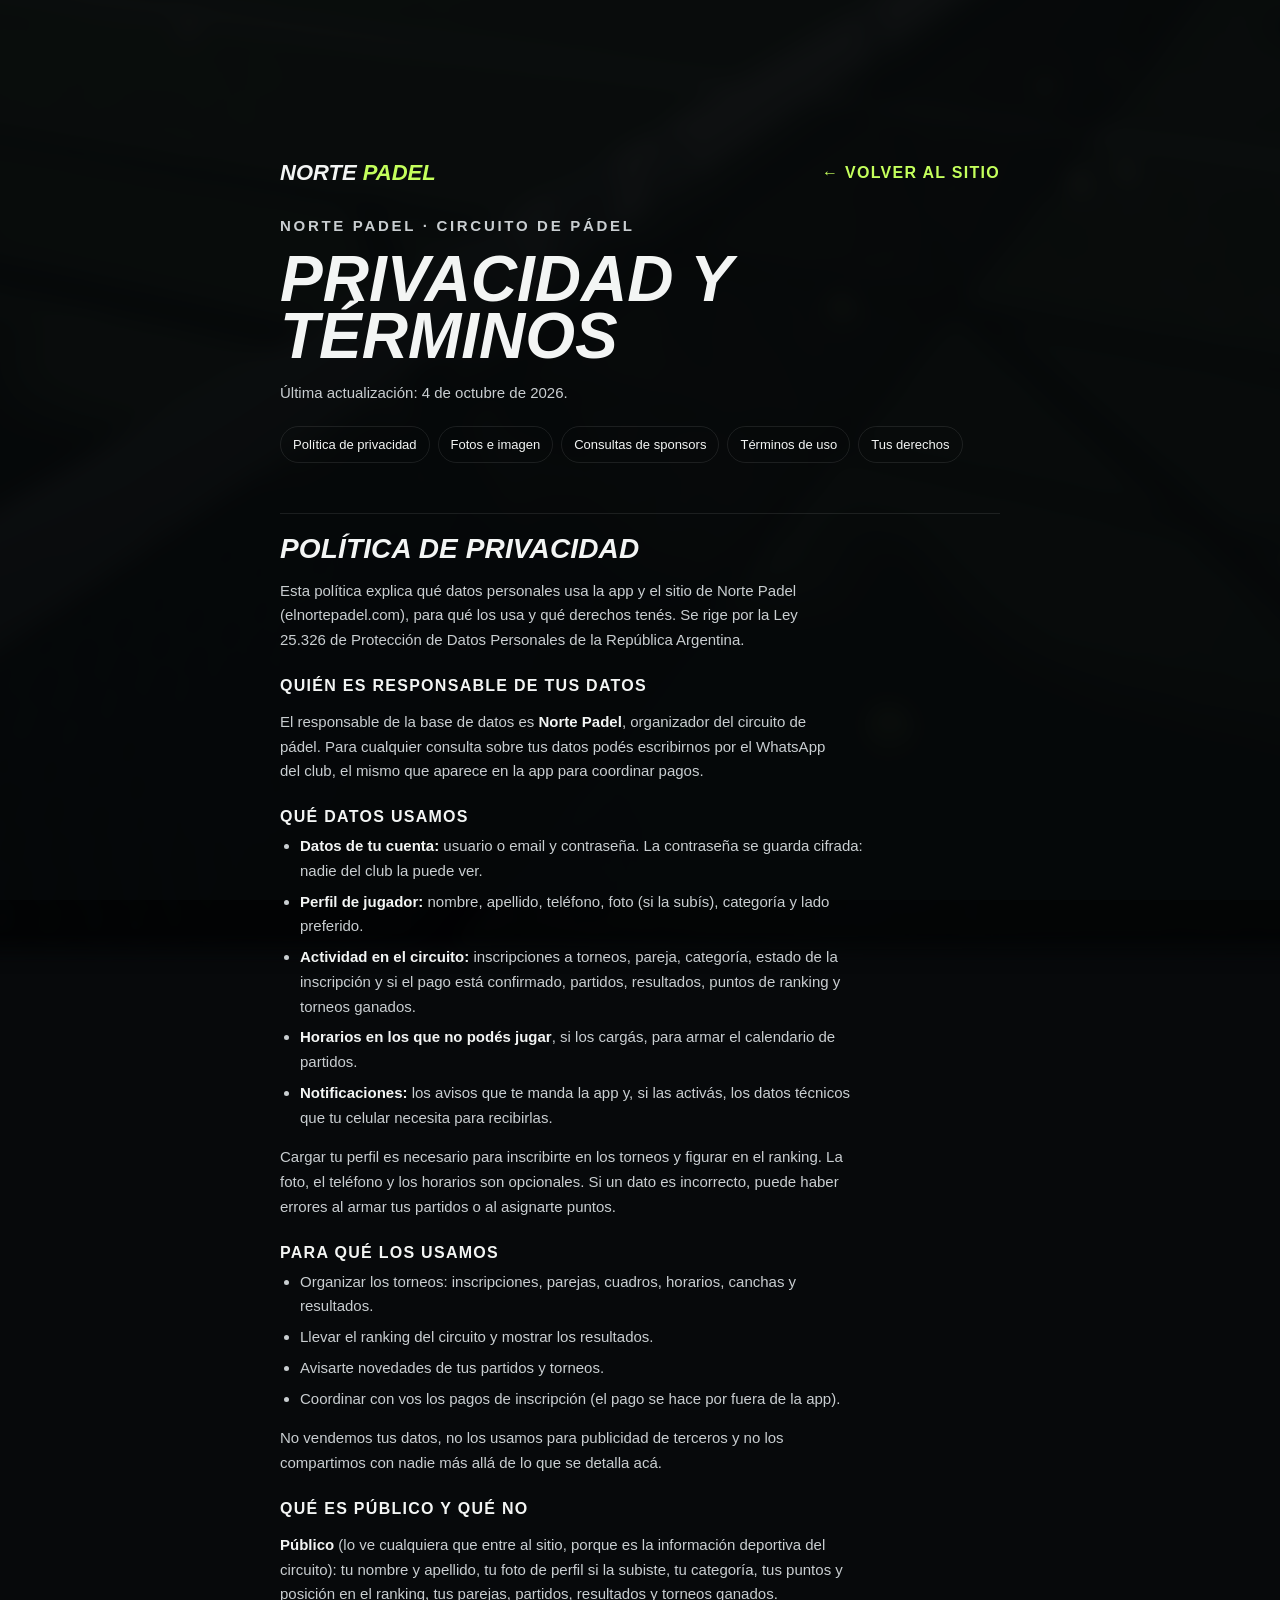
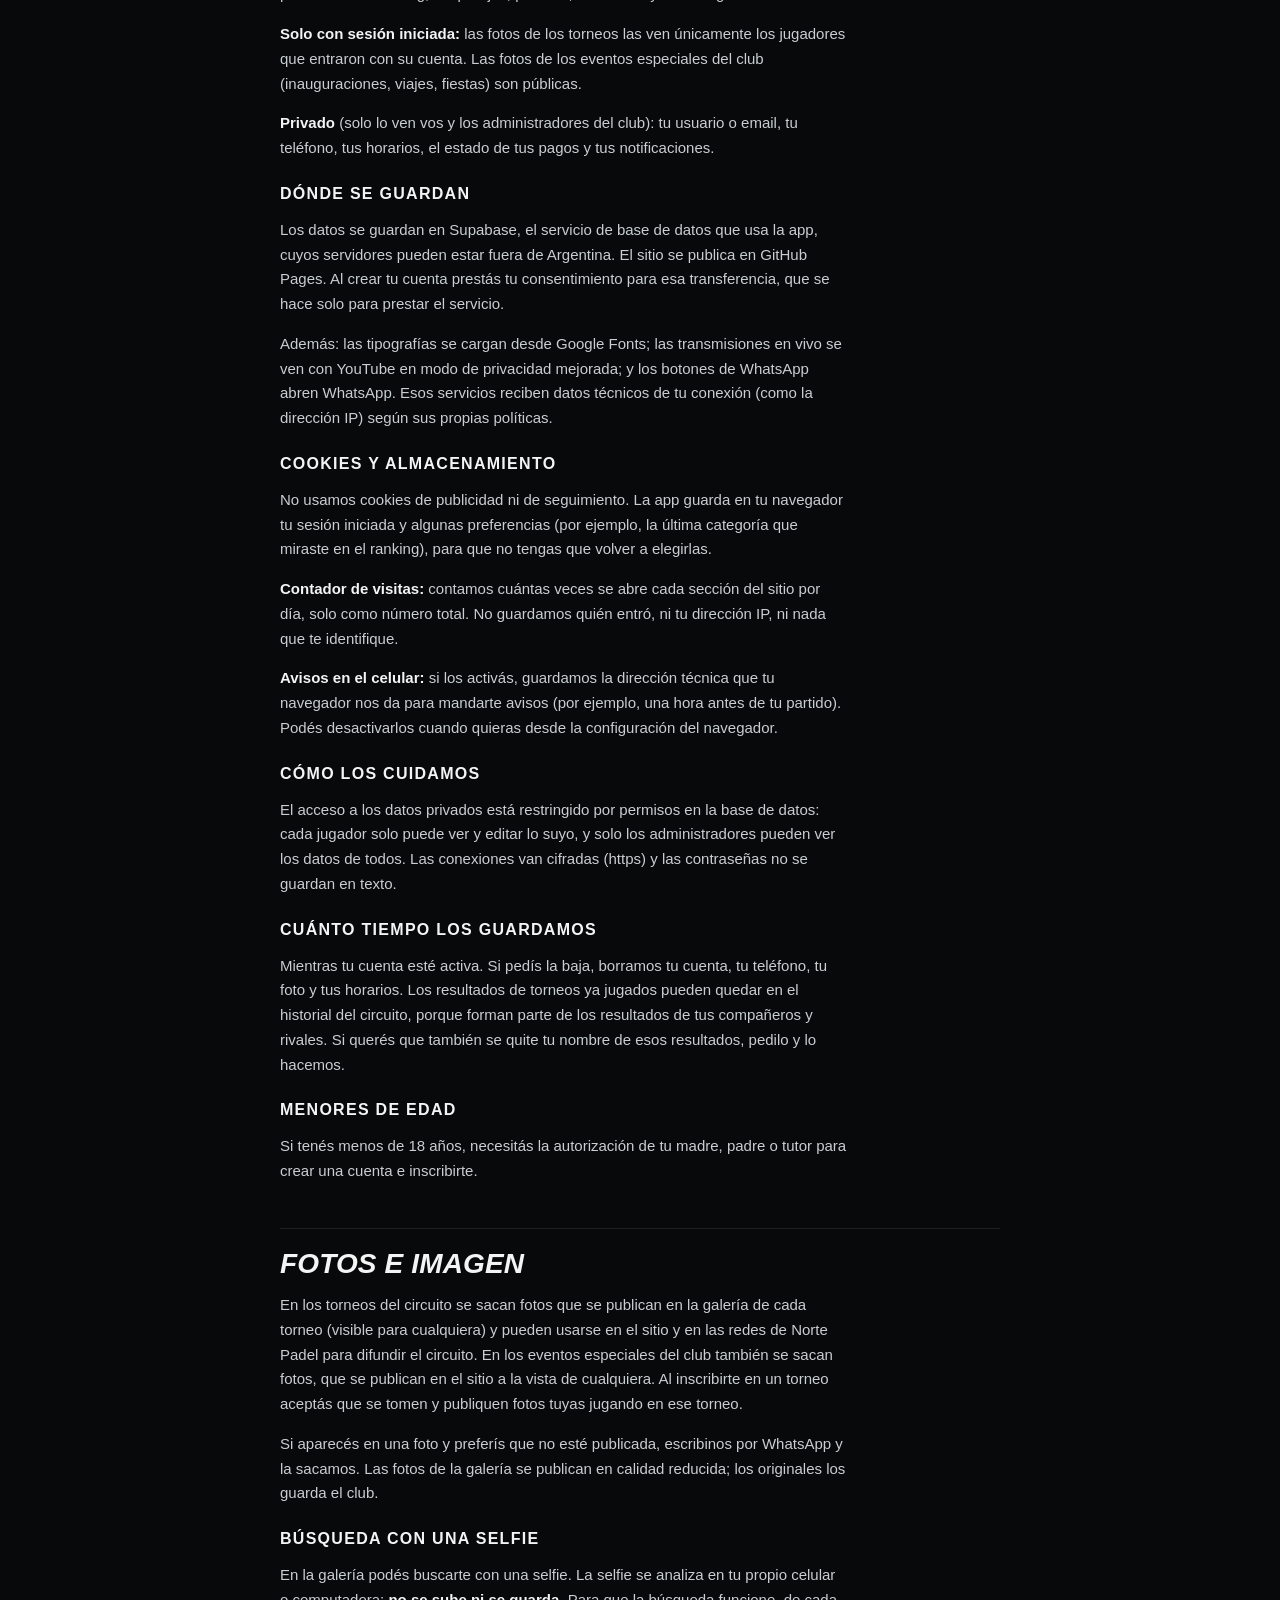
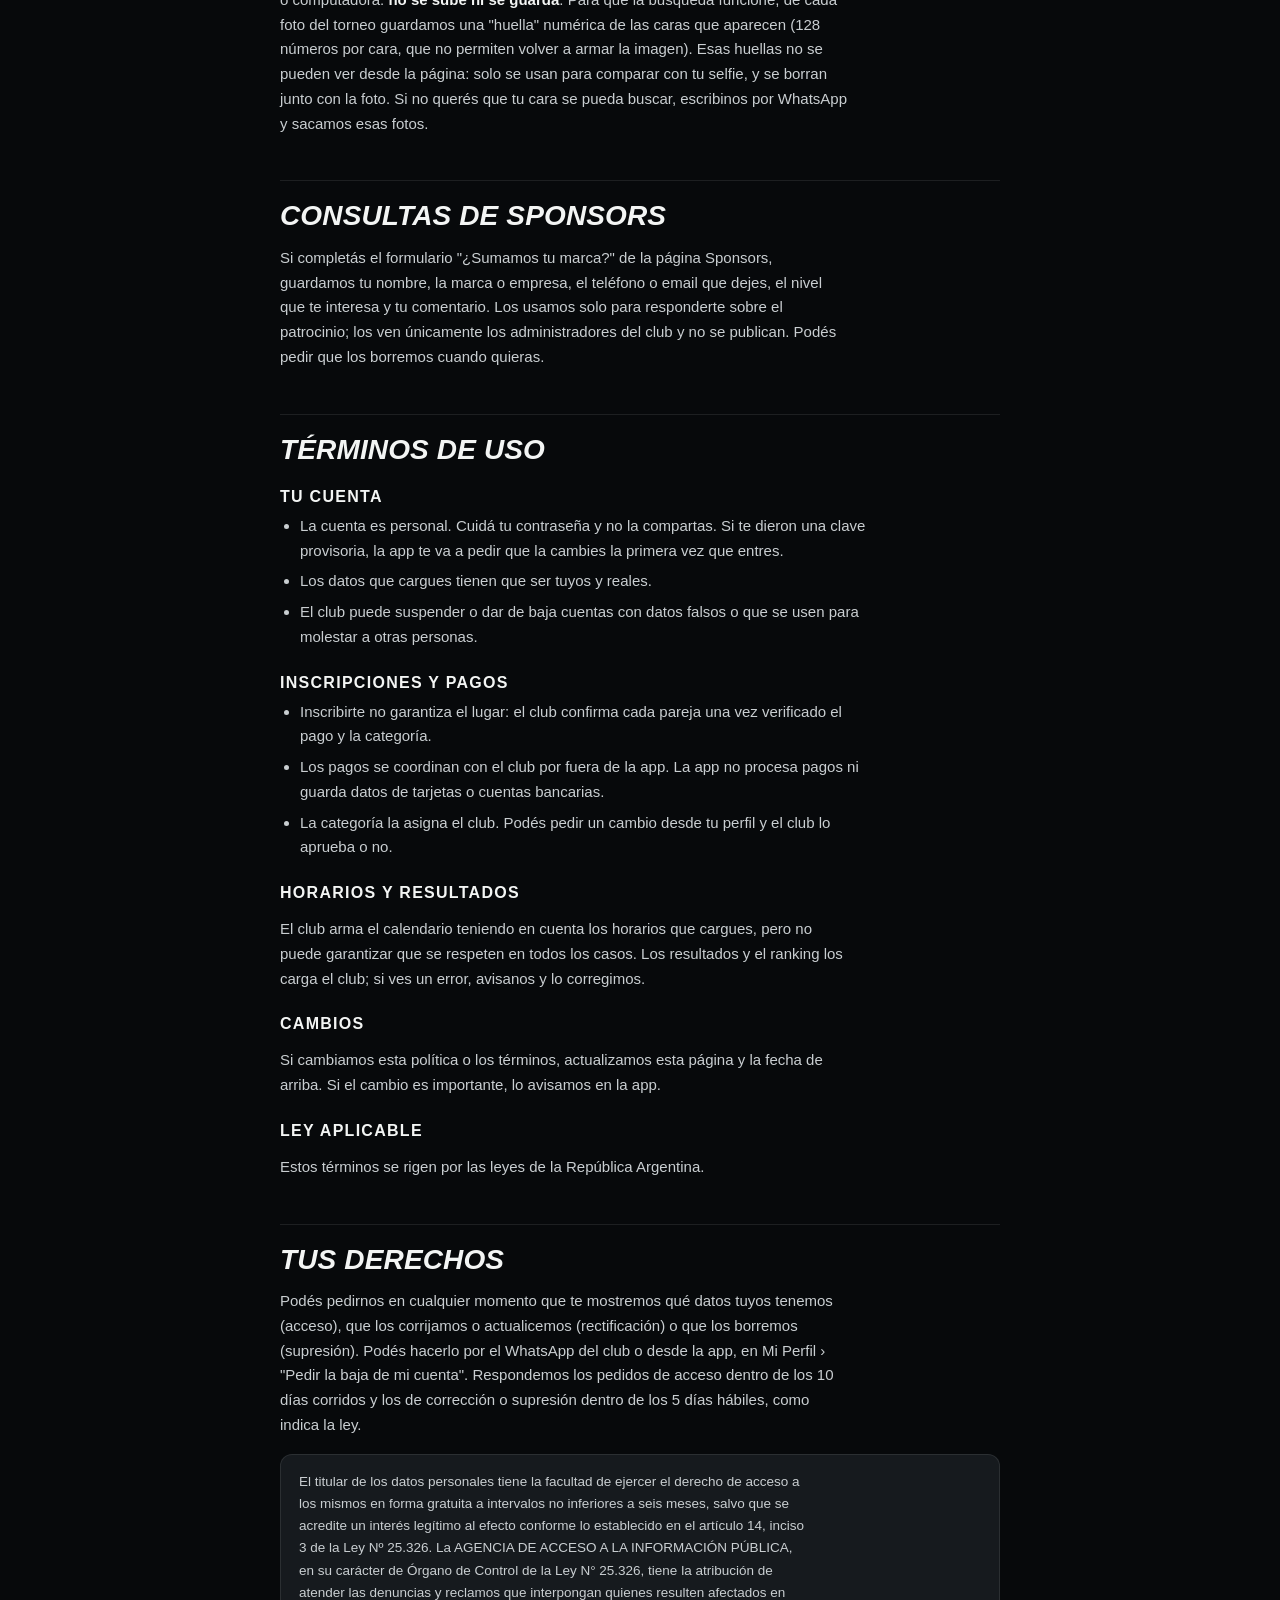
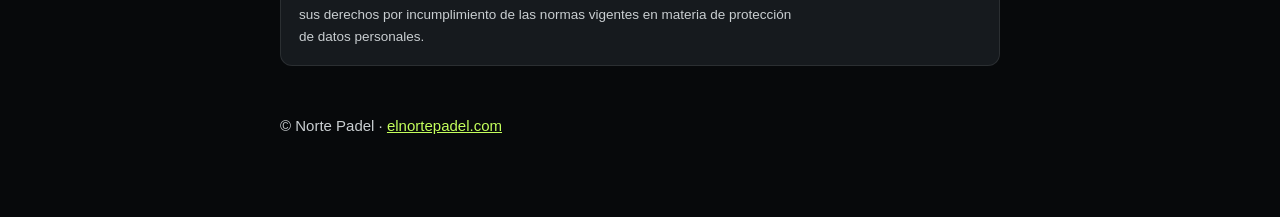
<file: privacidad.html>
<!DOCTYPE html>
<html lang="es">
<head>
<meta charset="UTF-8" />
<meta name="viewport" content="width=device-width, initial-scale=1, viewport-fit=cover" />
<title>Privacidad y términos · Norte Padel</title>
<meta name="theme-color" content="#07090B" />
<meta http-equiv="Content-Security-Policy" content="default-src 'self'; script-src 'none'; style-src 'self' 'unsafe-inline' https://fonts.googleapis.com; font-src 'self' https://fonts.gstatic.com; img-src 'self' data:; object-src 'none'; base-uri 'self'; form-action 'none'" />
<meta name="referrer" content="strict-origin-when-cross-origin" />
<link rel="icon" href="icon-192.png" />
<link rel="preconnect" href="https://fonts.googleapis.com" />
<link rel="preconnect" href="https://fonts.gstatic.com" crossorigin />
<link href="https://fonts.googleapis.com/css2?family=Barlow+Condensed:ital,wght@0,700;0,800;1,800&family=Manrope:wght@400;600;800&display=swap" rel="stylesheet" />
<link rel="stylesheet" href="style.css" />
<style>
  /* página suelta (sin la app): sin barra inferior ni su espacio */
  body { padding-bottom: 0; }
  .legal { max-width: 760px; margin: 0 auto; padding: 32px 20px 64px; }
  .legal-top { display: flex; justify-content: space-between; align-items: center; gap: 12px; margin-bottom: 28px; }
  .legal-top a { color: var(--muted); font-family: var(--font-display); font-weight: 700; letter-spacing: .08em; text-transform: uppercase; text-decoration: none; }
  .legal-top a:hover { color: var(--text); }
  .legal-marca { font-family: var(--font-display); font-style: italic; font-weight: 800; font-size: 22px; color: var(--text); }
  .legal-marca span { color: var(--accent-bright); }
  .legal h1 { font-family: var(--font-display); font-style: italic; font-weight: 800; text-transform: uppercase; font-size: clamp(40px, 9vw, 64px); line-height: .9; margin: 0 0 10px; }
  .legal h2 { font-size: 28px; font-style: italic; margin: 44px 0 12px; padding-top: 20px; border-top: 1px solid var(--border); }
  .legal h3 { color: var(--text); font-size: 16px; margin: 24px 0 8px; }
  .legal p, .legal li { color: #c9ced1; font-size: 15px; line-height: 1.65; max-width: 68ch; }
  .legal ul { padding-left: 20px; margin: 0 0 14px; }
  .legal li { margin-bottom: 6px; }
  .legal strong { color: var(--text); }
  .legal a { color: var(--accent-bright); }
  .legal .legal-indice { display: flex; flex-wrap: wrap; gap: 8px; margin: 20px 0 0; padding: 0; list-style: none; }
  .legal-indice a { display: inline-block; padding: 7px 12px; border: 1px solid var(--border); border-radius: 999px; font-size: 13px; text-decoration: none; color: var(--text); }
  .legal-nota { background: var(--card); border: 1px solid var(--border); border-radius: var(--radius); padding: 16px 18px; margin: 16px 0; }
  .legal-nota p { margin: 0; font-size: 13.5px; }
  .legal-pie { margin-top: 48px; color: var(--muted); font-size: 13px; }
</style>
</head>
<body>
<main class="legal">
  <div class="legal-top">
    <span class="legal-marca">NORTE <span>PADEL</span></span>
    <a href="./">← Volver al sitio</a>
  </div>

  <p class="perfil-eyebrow">Norte Padel · Circuito de pádel</p>
  <h1>Privacidad y términos</h1>
  <p>Última actualización: 4 de octubre de 2026.</p>
  <ul class="legal-indice">
    <li><a href="#privacidad">Política de privacidad</a></li>
    <li><a href="#imagenes">Fotos e imagen</a></li>
    <li><a href="#sponsors">Consultas de sponsors</a></li>
    <li><a href="#terminos">Términos de uso</a></li>
    <li><a href="#derechos">Tus derechos</a></li>
  </ul>

  <!-- ==================== PRIVACIDAD ==================== -->
  <h2 id="privacidad">Política de privacidad</h2>
  <p>Esta política explica qué datos personales usa la app y el sitio de Norte Padel (elnortepadel.com), para qué los usa y qué derechos tenés. Se rige por la Ley 25.326 de Protección de Datos Personales de la República Argentina.</p>

  <h3>Quién es responsable de tus datos</h3>
  <p>El responsable de la base de datos es <strong>Norte Padel</strong>, organizador del circuito de pádel. Para cualquier consulta sobre tus datos podés escribirnos por el WhatsApp del club, el mismo que aparece en la app para coordinar pagos.</p>
  <!-- COMPLETAR (lo exige el art. 6 de la Ley 25.326): nombre o razón social
       del responsable, CUIT, domicilio y un email de contacto. -->

  <h3>Qué datos usamos</h3>
  <ul>
    <li><strong>Datos de tu cuenta:</strong> usuario o email y contraseña. La contraseña se guarda cifrada: nadie del club la puede ver.</li>
    <li><strong>Perfil de jugador:</strong> nombre, apellido, teléfono, foto (si la subís), categoría y lado preferido.</li>
    <li><strong>Actividad en el circuito:</strong> inscripciones a torneos, pareja, categoría, estado de la inscripción y si el pago está confirmado, partidos, resultados, puntos de ranking y torneos ganados.</li>
    <li><strong>Horarios en los que no podés jugar</strong>, si los cargás, para armar el calendario de partidos.</li>
    <li><strong>Notificaciones:</strong> los avisos que te manda la app y, si las activás, los datos técnicos que tu celular necesita para recibirlas.</li>
  </ul>
  <p>Cargar tu perfil es necesario para inscribirte en los torneos y figurar en el ranking. La foto, el teléfono y los horarios son opcionales. Si un dato es incorrecto, puede haber errores al armar tus partidos o al asignarte puntos.</p>

  <h3>Para qué los usamos</h3>
  <ul>
    <li>Organizar los torneos: inscripciones, parejas, cuadros, horarios, canchas y resultados.</li>
    <li>Llevar el ranking del circuito y mostrar los resultados.</li>
    <li>Avisarte novedades de tus partidos y torneos.</li>
    <li>Coordinar con vos los pagos de inscripción (el pago se hace por fuera de la app).</li>
  </ul>
  <p>No vendemos tus datos, no los usamos para publicidad de terceros y no los compartimos con nadie más allá de lo que se detalla acá.</p>

  <h3>Qué es público y qué no</h3>
  <p><strong>Público</strong> (lo ve cualquiera que entre al sitio, porque es la información deportiva del circuito): tu nombre y apellido, tu foto de perfil si la subiste, tu categoría, tus puntos y posición en el ranking, tus parejas, partidos, resultados y torneos ganados.</p>
  <p><strong>Solo con sesión iniciada:</strong> las fotos de los torneos las ven únicamente los jugadores que entraron con su cuenta. Las fotos de los eventos especiales del club (inauguraciones, viajes, fiestas) son públicas.</p>
  <p><strong>Privado</strong> (solo lo ven vos y los administradores del club): tu usuario o email, tu teléfono, tus horarios, el estado de tus pagos y tus notificaciones.</p>

  <h3>Dónde se guardan</h3>
  <p>Los datos se guardan en Supabase, el servicio de base de datos que usa la app, cuyos servidores pueden estar fuera de Argentina. El sitio se publica en GitHub Pages. Al crear tu cuenta prestás tu consentimiento para esa transferencia, que se hace solo para prestar el servicio.</p>
  <p>Además: las tipografías se cargan desde Google Fonts; las transmisiones en vivo se ven con YouTube en modo de privacidad mejorada; y los botones de WhatsApp abren WhatsApp. Esos servicios reciben datos técnicos de tu conexión (como la dirección IP) según sus propias políticas.</p>

  <h3>Cookies y almacenamiento</h3>
  <p>No usamos cookies de publicidad ni de seguimiento. La app guarda en tu navegador tu sesión iniciada y algunas preferencias (por ejemplo, la última categoría que miraste en el ranking), para que no tengas que volver a elegirlas.</p>
  <p><strong>Contador de visitas:</strong> contamos cuántas veces se abre cada sección del sitio por día, solo como número total. No guardamos quién entró, ni tu dirección IP, ni nada que te identifique.</p>
  <p><strong>Avisos en el celular:</strong> si los activás, guardamos la dirección técnica que tu navegador nos da para mandarte avisos (por ejemplo, una hora antes de tu partido). Podés desactivarlos cuando quieras desde la configuración del navegador.</p>

  <h3>Cómo los cuidamos</h3>
  <p>El acceso a los datos privados está restringido por permisos en la base de datos: cada jugador solo puede ver y editar lo suyo, y solo los administradores pueden ver los datos de todos. Las conexiones van cifradas (https) y las contraseñas no se guardan en texto.</p>

  <h3>Cuánto tiempo los guardamos</h3>
  <p>Mientras tu cuenta esté activa. Si pedís la baja, borramos tu cuenta, tu teléfono, tu foto y tus horarios. Los resultados de torneos ya jugados pueden quedar en el historial del circuito, porque forman parte de los resultados de tus compañeros y rivales. Si querés que también se quite tu nombre de esos resultados, pedilo y lo hacemos.</p>

  <h3>Menores de edad</h3>
  <p>Si tenés menos de 18 años, necesitás la autorización de tu madre, padre o tutor para crear una cuenta e inscribirte.</p>

  <!-- ==================== IMAGEN ==================== -->
  <h2 id="imagenes">Fotos e imagen</h2>
  <p>En los torneos del circuito se sacan fotos que se publican en la galería de cada torneo (visible para cualquiera) y pueden usarse en el sitio y en las redes de Norte Padel para difundir el circuito. En los eventos especiales del club también se sacan fotos, que se publican en el sitio a la vista de cualquiera. Al inscribirte en un torneo aceptás que se tomen y publiquen fotos tuyas jugando en ese torneo.</p>
  <p>Si aparecés en una foto y preferís que no esté publicada, escribinos por WhatsApp y la sacamos. Las fotos de la galería se publican en calidad reducida; los originales los guarda el club.</p>
  <h3 id="selfie">Búsqueda con una selfie</h3>
  <p>En la galería podés buscarte con una selfie. La selfie se analiza en tu propio celular o computadora: <strong>no se sube ni se guarda</strong>. Para que la búsqueda funcione, de cada foto del torneo guardamos una "huella" numérica de las caras que aparecen (128 números por cara, que no permiten volver a armar la imagen). Esas huellas no se pueden ver desde la página: solo se usan para comparar con tu selfie, y se borran junto con la foto. Si no querés que tu cara se pueda buscar, escribinos por WhatsApp y sacamos esas fotos.</p>

  <!-- ==================== TÉRMINOS ==================== -->
  <h2 id="sponsors">Consultas de sponsors</h2>
  <p>Si completás el formulario "¿Sumamos tu marca?" de la página Sponsors, guardamos tu nombre, la marca o empresa, el teléfono o email que dejes, el nivel que te interesa y tu comentario. Los usamos solo para responderte sobre el patrocinio; los ven únicamente los administradores del club y no se publican. Podés pedir que los borremos cuando quieras.</p>

  <h2 id="terminos">Términos de uso</h2>
  <h3>Tu cuenta</h3>
  <ul>
    <li>La cuenta es personal. Cuidá tu contraseña y no la compartas. Si te dieron una clave provisoria, la app te va a pedir que la cambies la primera vez que entres.</li>
    <li>Los datos que cargues tienen que ser tuyos y reales.</li>
    <li>El club puede suspender o dar de baja cuentas con datos falsos o que se usen para molestar a otras personas.</li>
  </ul>
  <h3>Inscripciones y pagos</h3>
  <ul>
    <li>Inscribirte no garantiza el lugar: el club confirma cada pareja una vez verificado el pago y la categoría.</li>
    <li>Los pagos se coordinan con el club por fuera de la app. La app no procesa pagos ni guarda datos de tarjetas o cuentas bancarias.</li>
    <li>La categoría la asigna el club. Podés pedir un cambio desde tu perfil y el club lo aprueba o no.</li>
  </ul>
  <h3>Horarios y resultados</h3>
  <p>El club arma el calendario teniendo en cuenta los horarios que cargues, pero no puede garantizar que se respeten en todos los casos. Los resultados y el ranking los carga el club; si ves un error, avisanos y lo corregimos.</p>
  <h3>Cambios</h3>
  <p>Si cambiamos esta política o los términos, actualizamos esta página y la fecha de arriba. Si el cambio es importante, lo avisamos en la app.</p>
  <h3>Ley aplicable</h3>
  <p>Estos términos se rigen por las leyes de la República Argentina.</p>

  <!-- ==================== DERECHOS ==================== -->
  <h2 id="derechos">Tus derechos</h2>
  <p>Podés pedirnos en cualquier momento que te mostremos qué datos tuyos tenemos (acceso), que los corrijamos o actualicemos (rectificación) o que los borremos (supresión). Podés hacerlo por el WhatsApp del club o desde la app, en Mi Perfil › "Pedir la baja de mi cuenta". Respondemos los pedidos de acceso dentro de los 10 días corridos y los de corrección o supresión dentro de los 5 días hábiles, como indica la ley.</p>
  <div class="legal-nota">
    <p>El titular de los datos personales tiene la facultad de ejercer el derecho de acceso a los mismos en forma gratuita a intervalos no inferiores a seis meses, salvo que se acredite un interés legítimo al efecto conforme lo establecido en el artículo 14, inciso 3 de la Ley Nº 25.326. La AGENCIA DE ACCESO A LA INFORMACIÓN PÚBLICA, en su carácter de Órgano de Control de la Ley N° 25.326, tiene la atribución de atender las denuncias y reclamos que interpongan quienes resulten afectados en sus derechos por incumplimiento de las normas vigentes en materia de protección de datos personales.</p>
  </div>

  <p class="legal-pie">© Norte Padel · <a href="./">elnortepadel.com</a></p>
</main>
</body>
</html>
</file>
<file: style.css>
:root {
  /* Paleta "Circuito" (rediseño premium): negro neutro + blanco + UN acento
     lima, el color de la pelota de pádel -- el mismo #B9FF3D que ya usaba el
     panel de administración, así sitio y panel hablan el mismo idioma.
     --accent (relleno) SIEMPRE lleva texto oscuro encima (--accent-ink);
     --accent-bright es el mismo lima para texto/ícono sobre fondo oscuro.
     Capas bg -> bg-elev -> card en grafito neutro (antes eran verdosas). */
  --bg: #07090B;
  --bg-elev: #0F1215;
  --card: #161A1E;
  --accent: #B9FF3D;          /* lima — relleno, SOLO con --accent-ink encima */
  --accent-bright: #C4FF5C;   /* lima — texto/ícono/brillo sobre fondo oscuro */
  --accent-ink: #0A0F02;      /* texto oscuro — SOLO sobre un relleno claro */
  --accent-2: #E2A25A;        /* uso puntual: EN VIVO / highlights cálidos */
  --accent-3: #8A6FE0;        /* uso puntual: fase eliminatoria / pendiente de horario */
  --text: #F3F5F4;
  --muted: #8D969C;
  --border: rgba(255,255,255,.09);
  --state-ok: var(--accent-bright);
  --state-warn: #ffc24d;
  --danger: #ff5c6c;
  --gradient: linear-gradient(135deg, var(--accent), var(--accent-bright));
  /* canales RGB para poder escribir rgba(var(--x-rgb),alpha) en vez de
     repetir literales a mano en scrims/glows */
  --bg-rgb: 7,9,11;
  --accent-rgb: 185,255,61;
  --accent-bright-rgb: 196,255,92;
  --accent-2-rgb: 226,162,90;
  /* esquinas más firmes (circuito deportivo, no app de juguete) */
  --radius-sm: 8px;
  --radius: 12px;
  --radius-lg: 16px;
  --shadow-sm: 0 1px 3px rgba(0,0,0,.4);
  --shadow: 0 12px 32px -8px rgba(0,0,0,.6);
  --shadow-glow: none;
  /* voces tipográficas */
  --font-display: "Barlow Condensed", "Arial Narrow", "Manrope", sans-serif;
  --font-body: "Manrope", -apple-system, BlinkMacSystemFont, "Segoe UI", Roboto, Helvetica, Arial, sans-serif;
}

* { box-sizing: border-box; }

body {
  margin: 0;
  position: relative;
  background: var(--bg);
  color: var(--text);
  font-family: var(--font-body);
  /* + el alto real de la barra inferior en celulares con "isla"/línea de inicio
     (ver nav.tabbar) — si no, el contenido queda tapado detrás de esa franja */
  padding-bottom: calc(78px + env(safe-area-inset-bottom));
}
/* fondo de toda la app: la foto de la cancha, difuminada y bien oscurecida (en vez del negro liso) */
body::before {
  content: "";
  position: fixed; inset: -12px;
  background: url('destacados-fondo.jpg') center/cover no-repeat;
  filter: blur(10px) brightness(.2) saturate(.7);
  transform: scale(1.08);
  z-index: -2;
}
body::after {
  content: "";
  position: fixed; inset: 0;
  background: var(--bg);
  opacity: .8;
  z-index: -1;
}

/* voz "deportiva": titulares, números y botones en condensada (Barlow
   Condensed); todo el texto de lectura sigue en Manrope */
h1, h2, h3, button,
.pj-stats strong, .destacado-stat strong, .destacado-info strong,
.hero-club-widget strong, .games-bar-nums,
.ranking-puntos, .llave-set, .torneo-nombre, .flyer-destacado-info strong,
.campeon-nombres, .noticia-card strong, .match-pair-nombre {
  font-family: var(--font-display);
  font-weight: 700;
}

header.topbar {
  display: flex;
  align-items: center;
  gap: 10px;
  /* + el recorte de arriba (notch/isla dinámica) instalada como app a pantalla completa */
  padding: calc(14px + env(safe-area-inset-top)) calc(16px + env(safe-area-inset-right)) 14px calc(16px + env(safe-area-inset-left));
  background: var(--bg-elev);
  border-bottom: 1px solid var(--border);
  position: sticky;
  top: 0;
  z-index: 10;
}
header.topbar .logo-ring {
  width: 38px; height: 38px;
  border-radius: 50%;
  padding: 2px;
  background: var(--gradient);
  flex-shrink: 0;
}
header.topbar img { width: 100%; height: 100%; border-radius: 50%; display: block; background: var(--bg); }
header.topbar h1 {
  font-size: 21px;
  font-weight: 800;
  font-style: italic;
  margin: 0;
  flex: 1;
  letter-spacing: .01em;
}
header.topbar h1 span { color: var(--accent-bright); }
header.topbar button {
  display: flex;
  align-items: center;
  gap: 4px;
  background: var(--bg);
  border: 1px solid var(--border);
  color: var(--text);
  padding: 8px 10px;
  border-radius: var(--radius-sm);
  font-size: 12px;
  font-weight: 600;
  cursor: pointer;
}
header.topbar button svg { display: block; }
header.topbar button:hover { background: var(--card); }
/* envuelve el ícono genérico o la foto real (avatarHtml) en #btnPerfil — mismo
   tamaño para los dos estados así el botón no salta de ancho al iniciar sesión */
.perfil-avatar-wrap { display: inline-flex; align-items: center; justify-content: center; width: 22px; height: 22px; flex-shrink: 0; }

main { padding: 16px; max-width: 720px; margin: 0 auto; }

.view { display: none; }
.view.active { display: block; }

.card {
  background: var(--card);
  border: 1px solid var(--border);
  border-radius: var(--radius);
  padding: 20px;
  margin-bottom: 16px;
  box-shadow: var(--shadow-sm);
}
/* separador de "capítulo" para pantallas con muchas cards seguidas
   (Administración): reusa el verde de marca como ritmo visual, sin
   agregar ningún elemento nuevo. */
.card.card-accent { } /* antes: filo lima a la izquierda; con el lima nuevo quedaba demasiado fuerte */
/* halo verde sutil para las pocas cards que son el "momento importante"
   de una pantalla vacía (login, anotarme, confirmar inscripción). */
.card.card-glow { background: linear-gradient(160deg, rgba(var(--accent-rgb),.07), transparent 55%), var(--card); }

/* bloque "liviano": agrupa una sección de Inicio sin ponerle una caja encima —
   la separación se hace con espacio y una línea fina, no con un card más.
   Se usa donde el contenido ya tiene su propio fondo (fotos) o es una tira
   corta que no necesita quedar embolsada. */
.seccion { margin: 0 0 26px; }
.seccion > h3 { margin-bottom: 12px; }

h2 { font-size: 26px; font-weight: 800; margin: 0 0 14px; color: var(--text); letter-spacing: .005em; line-height: 1.05; text-transform: uppercase; text-wrap: balance; }
h3 { font-size: 14px; font-weight: 700; margin: 0 0 10px; color: var(--muted); text-transform: uppercase; letter-spacing: .08em; }

label { display: block; font-size: 13px; color: var(--muted); margin: 12px 0 5px; }
input, select, textarea {
  width: 100%;
  padding: 11px 13px;
  border-radius: var(--radius-sm);
  border: 1px solid var(--border);
  background: var(--bg-elev);
  color: var(--text);
  font-size: 14px;
}
input::placeholder { color: #626a70; }
input:focus, select:focus, textarea:focus { outline: 2px solid var(--text); outline-offset: 1px; border-color: var(--text); }
/* elementos clickeables que no son <button> nativo (tarjetas de partido,
   avatar ampliable) pero sí tienen tabindex/role="button" -- sin esto,
   navegar con teclado los enfoca pero no se ve dónde quedó el foco */
[role="button"]:focus-visible, [tabindex]:focus-visible { outline: 2px solid var(--accent-bright); outline-offset: 2px; }

.row { display: flex; gap: 10px; }
.row > * { flex: 1; }

/* ---------- Botones: exactamente 3 estilos ----------
   Primary (blanco sólido, acción principal — el color de marca ya no se usa
   para decorar botones, queda reservado a datos) / Secondary (superficie
   oscura + borde, acción alternativa) / Tertiary (solo texto, acción menor).
   "danger" y "small" son variantes de tamaño/semántica sobre estos tres, no
   estilos nuevos. */
button.primary {
  background: var(--text);
  color: var(--bg);
  font-weight: 700;
  border: none;
  padding: 13px 18px;
  border-radius: var(--radius-sm);
  font-size: 16px;
  text-transform: uppercase;
  letter-spacing: .05em;
  margin-top: 14px;
  width: 100%;
  cursor: pointer;
  box-shadow: var(--shadow-glow);
}
button.primary:active { transform: scale(.98); }
/* Los 3 CTA que de verdad "venden" (anotarse a un torneo) suman relleno
   verde sólido en vez del blanco genérico — el resto de los botones
   primary (sobre todo en Administración) se queda blanco a propósito. */
button.primary.cta-hero { background: var(--accent); color: var(--accent-ink); }
button.secondary, a.secondary {
  background: var(--bg-elev);
  border: 1px solid var(--border);
  color: var(--text);
  padding: 10px 15px;
  border-radius: var(--radius-sm);
  font-size: 15px;
  font-weight: 600;
  letter-spacing: .02em;
  cursor: pointer;
  text-decoration: none;
  display: inline-block;
}
button.secondary:hover, a.secondary:hover { border-color: rgba(245,245,245,.4); }
button.small, a.small { padding: 8px 12px; font-size: 13.5px; border-radius: var(--radius-sm); }
button.danger { border-color: var(--danger); color: var(--danger); background: transparent; }

button:disabled { opacity: .5; cursor: not-allowed; }

table { width: 100%; border-collapse: collapse; font-size: 14px; }
th, td { text-align: left; padding: 10px 6px; border-bottom: 1px solid var(--border); }
th { color: var(--muted); font-weight: 700; font-size: 11px; text-transform: uppercase; letter-spacing: .05em; }
tr:first-child td { font-weight: 700; }

.pos-1 { color: #ffd700; }
.pos-2 { color: #c9d3e0; }
.pos-3 { color: #ff9d5c; }

/* ---------- Badges: chicos, elegantes, solo metadata — nunca sobredimensionados ---------- */
.badge {
  display: inline-block;
  padding: 3px 10px;
  border-radius: 999px;
  font-size: 10.5px;
  font-weight: 600;
  text-transform: uppercase;
  letter-spacing: .03em;
  background: rgba(245,245,245,.07);
  color: var(--muted);
  border: 1px solid var(--border);
}
.badge.orange { background: rgba(255,194,77,.14); color: var(--state-warn); border: 1px solid rgba(255,194,77,.3); }
.badge.danger { background: rgba(255,92,108,.14); color: var(--danger); border: 1px solid rgba(255,92,108,.3); }
.badge.solid { background: rgba(var(--accent-rgb),.12); color: var(--state-ok); border: 1px solid rgba(var(--accent-rgb),.32); font-weight: 700; }

/* Canchas del torneo (Administración): una fila por cancha, con su editor
   de días/horario propio plegado bajo el badge hasta que se toca ✏️. */
.cancha-torneo-fila { margin-bottom: 10px; }
.cancha-torneo-fila .badge { margin-right: 6px; }
.cancha-torneo-editor {
  margin-top: 6px; padding: 10px; border: 1px solid var(--border);
  border-radius: var(--radius-sm); background: var(--bg-elev);
}

/* ranking público: menos "tabla" y más lista de leaderboard */
#tablaRanking { border-radius: var(--radius-sm); overflow: hidden; }
#tablaRanking th { border-bottom: 2px solid rgba(var(--accent-rgb),.4); }
#tablaRanking td { padding: 12px 6px; border-bottom: 1px solid var(--border); }
#tablaRanking tr:last-child td { border-bottom: none; }
/* el puntaje es el dato que importa -- pasa a la misma voz "scoreboard" que ya
   usan los números grandes de "Mejores de cada categoría" (Big Shoulders Display,
   ver arriba) en vez de un <strong> del mismo cuerpo que el resto de la fila.
   PJ/PG bajan un escalón (chicos y mudos) para no pesar lo mismo que el puntaje. */
/* número de puesto: la voz "scoreboard" de la marca */
.ranking-pos { font-family: var(--font-display); font-size: 22px; font-weight: 800; font-style: italic; font-variant-numeric: tabular-nums; width: 40px; }
.badge.badge-master { color: #ffd700; border-color: rgba(255,215,0,.55); background: rgba(255,215,0,.08); }
/* mi propia fila (con sesión iniciada) -- gana a la franja dorada del Master */
#tablaRanking tr.fila-mia td { background: rgba(var(--accent-rgb),.10); }
#tablaRanking tr.fila-mia td:first-child { border-left: 3px solid var(--accent); color: var(--accent-bright); }
/* en celular la foto grande del top 10 baja un poco (el alto de 72px
   partía los nombres en dos renglones) -- !important porque avatarHtml()
   fija el tamaño inline */
@media (max-width: 480px) {
  #tablaRanking .avatar-master { width: 56px !important; height: 56px !important; }
}
.ranking-leyenda { display: flex; gap: 10px; align-items: flex-start; margin: 16px 0 0; font-size: 12.5px; line-height: 1.5; color: var(--muted); }
.ranking-leyenda-marca { flex-shrink: 0; width: 10px; height: 10px; margin-top: 4px; border-radius: 2px; background: #ffd700; }
.ranking-puntos { font-size: 22px; line-height: 1; font-variant-numeric: tabular-nums; }
.ranking-secundario { color: var(--muted); font-size: 12.5px; font-variant-numeric: tabular-nums; }

/* podio: la fila entera de los primeros 3 puestos se tiñe con su color de
   medalla (usa las clases pos-1/2/3 que ya emite cargarRanking(), sin
   agregar html/js nuevo) — gana por especificidad a .fila-master cuando
   un top-3 también clasifica al Master, así el color de medalla manda. */
#tablaRanking tr:has(.pos-1) { background: linear-gradient(90deg, rgba(255,215,0,.14), transparent 45%); }
#tablaRanking tr:has(.pos-1) td:first-child { border-left: 3px solid #ffd700; }
#tablaRanking tr:has(.pos-2) { background: linear-gradient(90deg, rgba(201,211,224,.12), transparent 45%); }
#tablaRanking tr:has(.pos-2) td:first-child { border-left: 3px solid #c9d3e0; }
#tablaRanking tr:has(.pos-3) { background: linear-gradient(90deg, rgba(255,157,92,.12), transparent 45%); }
#tablaRanking tr:has(.pos-3) td:first-child { border-left: 3px solid #ff9d5c; }

.fila-master td { background: rgba(255,215,0,.05); }
.fila-master td:first-child { border-left: 2px solid #ffd700; }

/* ---------- Chips / filtros ---------- */
.pill-row { display: flex; gap: 8px; overflow-x: auto; padding-bottom: 12px; margin-bottom: 4px; }
.pill-row::-webkit-scrollbar { display: none; }
.pill {
  flex-shrink: 0;
  border: 1px solid var(--border);
  background: var(--bg-elev);
  color: var(--muted);
  padding: 7px 14px;
  border-radius: 999px;
  font-size: 14px;
  font-weight: 600;
  letter-spacing: .02em;
  cursor: pointer;
  white-space: nowrap;
}
.pill.active { background: var(--accent); color: var(--accent-ink); border-color: var(--accent); }

/* ---------- Avatares / fotos de perfil ---------- */
.avatar {
  width: 44px; height: 44px; border-radius: 50%; object-fit: cover;
  background: var(--bg-elev); border: 2px solid var(--card); flex-shrink: 0;
}
.avatar-placeholder { display: flex; align-items: center; justify-content: center; font-size: 18px; }
.avatar-grande { width: 88px; height: 88px; border: 2px solid rgba(245,245,245,.4); font-size: 30px; margin-bottom: 8px; }
.avatar-master { border: 3px solid #ffd700; box-shadow: 0 0 0 2px rgba(255,215,0,.25); }

.avatar-wrap { position: relative; display: inline-block; flex-shrink: 0; }
.avatar-wrap .avatar { display: block; }
.avatar-zoom-icon {
  position: absolute; right: -2px; bottom: -2px;
  width: 22px; height: 22px; border-radius: 50%;
  background: var(--text); color: var(--bg);
  border: 2px solid var(--card);
  display: flex; align-items: center; justify-content: center;
  pointer-events: none;
}

/* ---------- Perfil público de jugador ---------- */
.pj-header { display: flex; align-items: center; gap: 16px; margin-top: 14px; }
.pj-header .avatar { border: 2px solid rgba(245,245,245,.4); font-size: 34px; }
.pj-header h2 { margin: 0 0 8px; font-size: 34px; font-weight: 800; font-style: italic; letter-spacing: 0; line-height: .92; }
.pj-trofeos { display: flex; flex-wrap: wrap; gap: 6px; margin-top: 8px; }
.pj-medalla {
  font-size: 11.5px; font-weight: 700; padding: 3px 10px; border-radius: 999px;
  border: 1px solid var(--border); white-space: nowrap;
}
.pj-medalla-oro { background: rgba(255,196,0,.14); color: #ffcf4d; border-color: rgba(255,196,0,.35); }
.pj-medalla-plata { background: rgba(200,208,224,.12); color: #d7dceb; border-color: rgba(200,208,224,.3); }

/* ---------- Stats: número grande y bold, sin aros ni decoración —
   "64 PAREJAS" al estilo de una app deportiva, no un dashboard viejo.
   Mismo componente para Inicio del torneo, Dashboard de admin y Perfil. ---------- */
.pj-stats {
  display: grid; grid-template-columns: repeat(auto-fit, minmax(84px, 1fr)); gap: 18px;
  margin-top: 6px;
}
.pj-stats > div { text-align: left; }
.pj-stats strong {
  display: block; font-size: clamp(22px, 6vw, 32px); font-weight: 800; line-height: 1;
  letter-spacing: -.02em; color: var(--text);
}
.pj-stats span {
  display: block; font-size: 11px; color: var(--muted); text-transform: uppercase;
  letter-spacing: .05em; margin-top: 6px; font-weight: 600;
}
.pj-torneo-item {
  display: flex; align-items: center; justify-content: space-between; gap: 10px;
  padding: 12px 0; border-bottom: 1px solid var(--border);
}
.pj-torneo-item:last-child { border-bottom: none; }

/* ---------- Hero de Inicio del torneo: portada tipo revista, con la foto
   real de la cancha — así la pantalla "home" de un torneo pesa como tal y no
   arranca directo con formularios/listas ---------- */
.torneo-hero {
  position: relative;
  border-radius: var(--radius-lg);
  overflow: hidden;
  min-height: 300px;
  margin-bottom: 16px;
  background:
    linear-gradient(200deg, rgba(var(--accent-rgb),.07), transparent 45%),
    linear-gradient(0deg, rgba(var(--bg-rgb),.96), rgba(var(--bg-rgb),.3) 70%),
    url('foto-cancha.jpg') center 15%/cover no-repeat, var(--bg);
  box-shadow: var(--shadow);
  display: flex; align-items: flex-end;
  padding: 22px;
}
.torneo-hero-overlay { position: relative; z-index: 1; }
.torneo-hero-overlay .badge { margin-bottom: 10px; }
.torneo-hero-overlay h2 { margin: 0; font-size: 44px; line-height: .9; font-style: italic; }
.torneo-hero-meta {
  display: flex; flex-wrap: wrap; gap: 6px 16px; margin: 12px 0 0;
  font-size: 13.5px; font-weight: 600; color: #d5dade;
}
.torneo-hero-meta span { display: inline-flex; align-items: center; gap: 6px; }
.torneo-hero-meta .meta-ico { color: var(--accent-bright); }
/* ícono chico para "Administrar este torneo" (solo admin) — reemplaza el
   botón grande de antes para no ocupar lugar en la pantalla que ahora ve
   todo el mundo apenas entra al torneo. */
.hero-icon-btn {
  position: absolute; top: 14px; right: 14px; z-index: 2;
  width: 38px; height: 38px; border-radius: 50%;
  border: 1px solid var(--border); background: rgba(var(--bg-rgb),.55);
  color: var(--text); font-size: 16px; line-height: 1;
  align-items: center; justify-content: center; cursor: pointer;
}
body.is-admin .hero-icon-btn.admin-only { display: flex; }
@media (min-width: 960px) {
  /* versión apaisada de la misma foto (foto-cancha-ancha.jpg: la jugadora a
     la derecha, fundida a negro a la izquierda) -- con la foto vertical en una
     franja tan ancha, el título caía justo encima de la cara */
  .torneo-hero {
    min-height: 380px; padding: 44px;
    background:
      linear-gradient(0deg, rgba(var(--bg-rgb),.8), transparent 40%),
      url('foto-cancha-ancha.jpg') right top/cover no-repeat, var(--bg);
  }
  .torneo-hero-overlay h2 { font-size: 72px; }
  .torneo-hero-meta { font-size: 15px; }
}

/* ---------- Hero Inicio ---------- */
/* Hero = portada del circuito: foto real de un torneo propio (jugador en
   acción, foto-portada-movil.jpg; en escritorio foto-portada.jpg, apaisada),
   alto casi de pantalla en celular y el texto apoyado abajo, como la tapa
   de una transmisión deportiva. */
.hero-club {
  position: relative;
  overflow: hidden;
  border-radius: var(--radius-lg);
  padding: 26px 22px 26px;
  margin-bottom: 20px;
  min-height: min(68vh, 520px);
  display: flex; flex-direction: column; justify-content: flex-end;
  background:
    linear-gradient(0deg, rgba(var(--bg-rgb),.97) 8%, rgba(var(--bg-rgb),.55) 55%, rgba(var(--bg-rgb),.15)),
    url('foto-portada-movil.jpg') center 22%/cover no-repeat,
    var(--bg);
  box-shadow: var(--shadow);
}
.hero-kicker {
  position: relative; margin: 0 0 10px;
  font-family: var(--font-display); font-weight: 700; font-size: 13px;
  text-transform: uppercase; letter-spacing: .18em; color: var(--accent-bright);
}
.hero-club-titulo {
  position: relative;
  font-family: var(--font-display);
  font-size: clamp(52px, 15vw, 64px);
  line-height: .88;
  font-weight: 800;
  font-style: italic;
  text-transform: uppercase;
  margin: 0 0 14px;
  letter-spacing: -.005em;
  max-width: 100%;
}
.hero-club-titulo span { color: var(--accent-bright); }
.hero-club-sub { position: relative; color: #c9ced1; font-size: 14.5px; line-height: 1.45; margin: 0 0 20px; max-width: 34ch; }
.hero-club-cta {
  position: relative;
  display: inline-flex; align-items: center; gap: 8px;
  align-self: flex-start;
  background: var(--accent); color: var(--accent-ink);
  border: none; border-radius: var(--radius-sm);
  padding: 13px 22px; font-weight: 800; font-size: 16px;
  text-transform: uppercase; letter-spacing: .06em;
  cursor: pointer;
}
.hero-club-cta:hover { background: var(--accent-bright); }
.hero-club-cta span { transition: transform .15s; }
.hero-club-cta:hover span { transform: translateX(3px); }
.hero-club-widget {
  position: absolute; top: 18px; right: 18px;
  background: rgba(var(--bg-rgb),.72);
  backdrop-filter: blur(8px);
  border: 1px solid var(--border);
  border-radius: var(--radius-sm);
  padding: 8px 12px;
  display: flex; flex-direction: column; align-items: flex-end;
  text-align: right;
}
.hero-club-widget-label { font-size: 10px; text-transform: uppercase; letter-spacing: .06em; color: var(--muted); }
.hero-club-widget strong { font-size: 18px; color: var(--text); line-height: 1.3; }
.hero-club-widget-sub { font-size: 11px; color: var(--muted); }

/* ---------- Carrusel de hero (Inicio) ----------
   Scroll-snap nativo, sin librería: en mobile el track solo tiene la slide
   real del hero (los puntos quedan ocultos); en escritorio la 2da slide recibe
   el flyer del torneo destacado (ver moverFlyerDestacadoSegunAncho en app.js). */
.hero-carousel { position: relative; margin-bottom: 20px; }
.hero-carousel-track {
  display: flex;
  overflow-x: auto;
  scroll-snap-type: x mandatory;
  scrollbar-width: none;
  border-radius: var(--radius-lg);
}
.hero-carousel-track::-webkit-scrollbar { display: none; }
.hero-carousel-slide { flex: 0 0 100%; scroll-snap-align: start; min-width: 0; }
.hero-carousel-slide .hero-club { margin-bottom: 0; }
.hero-carousel-dots { display: none; }
.hero-carousel-dots.visible { display: flex; justify-content: center; gap: 7px; margin-top: 12px; }
.hero-carousel-dot { width: 7px; height: 7px; border-radius: 50%; background: var(--border); border: none; padding: 0; cursor: pointer; }
.hero-carousel-dot.active { background: var(--accent-bright); width: 20px; border-radius: 4px; transition: width .2s; }

/* ---------- Banda con leyenda en movimiento ----------
   Antes era un rectángulo relleno de lima de punta a punta — el ejemplo más
   claro del "todo el color en la decoración" que señaló el análisis. Pasa a
   superficie neutra; el punto separador es lo único que queda con un toque
   de color, como marca de la tira. */
.marquee-banda {
  display: block;
  width: 100%;
  overflow: hidden;
  background: var(--card);
  border: 1px solid var(--border);
  border-radius: var(--radius-sm);
  margin-bottom: 20px;
  padding: 9px 0;
  cursor: pointer;
}
.marquee-track {
  display: flex; gap: 14px; width: max-content;
  color: var(--text);
  font-family: var(--font-display);
  font-size: 15px; font-weight: 700; letter-spacing: .1em; text-transform: uppercase;
  animation: marquee-scroll 16s linear infinite;
}
.marquee-dot { color: var(--accent-bright); }
@keyframes marquee-scroll {
  from { transform: translateX(0); }
  to { transform: translateX(-50%); }
}
@media (prefers-reduced-motion: reduce) {
  .marquee-track, .ascendidos-track, .sponsor-marquee-track { animation: none; }
  /* sin la animación, el contenido que no entra queda cortado y no hay forma de
     leerlo -- se habilita el deslizado manual (dedo/mouse) en esos casos, así
     nunca se pierde información por respetar la preferencia de accesibilidad */
  .marquee-banda, .ascendidos-wrap, .sponsor-marquee { overflow-x: auto; }
}

/* ---------- Últimos resultados / Próximos partidos (Inicio) ----------
   tarjetas quietas, no tiras que giran -- reutilizan exactamente la misma
   tarjeta .llave-partido de Resultados (ver llavePartidoCardHtml en app.js),
   solo acomodadas en una grilla que se adapta a 1 columna en mobile y a 2-3
   en desktop, según entre. */
.inicio-partidos-grid { display: grid; grid-template-columns: repeat(auto-fit, minmax(240px, 1fr)); gap: 10px; }

/* ---------- Ascendieron este mes (tira rotativa, Inicio) ---------- */
.ascendidos-wrap { overflow: hidden; }
.ascendidos-track { display: flex; width: max-content; animation: marquee-scroll 28s linear infinite; }
.ascendidos-set { display: flex; gap: 18px; padding-right: 18px; }
.ascendido-item { flex-shrink: 0; width: 88px; text-align: center; cursor: pointer; }
.ascendido-item strong { display: block; font-size: 11.5px; font-weight: 700; margin-top: 6px; line-height: 1.25; }
.ascendido-item span { display: block; font-size: 10px; color: var(--muted); font-weight: 700; margin-top: 2px; text-transform: uppercase; letter-spacing: .02em; }

/* ---------- Banda de energía (foto real del club) ---------- */
.energia-banda {
  position: relative;
  width: 100%;
  max-width: 340px;
  aspect-ratio: 315 / 413;
  margin: 0 auto 20px;
  border-radius: var(--radius-lg);
  overflow: hidden;
  background: url('brasil-tour.jpg') center/cover no-repeat;
  display: flex; align-items: flex-end; justify-content: center;
  text-align: center;
  padding: 20px 20px 24px;
  box-shadow: var(--shadow);
}
.energia-banda::before {
  content: "";
  position: absolute; inset: 0;
  background:
    linear-gradient(200deg, rgba(var(--accent-rgb),.07), transparent 45%),
    linear-gradient(180deg, rgba(var(--bg-rgb),.5), rgba(var(--bg-rgb),.9));
}
.energia-texto { position: relative; z-index: 1; max-width: 34ch; }
.energia-texto h3 {
  font-size: 30px; font-weight: 800; font-style: italic; margin: 0 0 8px;
  color: var(--text); text-transform: uppercase; letter-spacing: 0; line-height: .95;
}
.energia-texto p { font-size: 13px; color: #c9ced1; margin: 0; }

/* ---------- Banda de "Jugadores del mes" (deja ver el fondo general de la app) ---------- */
.destacados-band {
  position: relative;
  border-radius: var(--radius-lg);
  overflow: hidden;
  padding: 18px 16px 20px;
  margin-bottom: 20px;
  box-shadow: var(--shadow);
  background: var(--card);
  border: 1px solid var(--border);
}
.destacados-overline {
  position: relative; z-index: 1;
  display: flex; align-items: center; justify-content: space-between;
  font-family: var(--font-display);
  font-size: 14px; font-weight: 700; text-transform: uppercase; letter-spacing: .1em;
  color: var(--muted);
  margin: 0 0 14px;
}
/* carrusel horizontal (scroll-snap) de a 2 categorías por página -- cada
   .destacados-grid es una página del carrusel de #mejoresCategoriaTrack */
.destacados-track {
  position: relative; z-index: 1;
  display: flex; overflow-x: auto; scroll-snap-type: x mandatory; scrollbar-width: none;
}
.destacados-track::-webkit-scrollbar { display: none; }
.destacados-grid {
  flex: 0 0 100%; scroll-snap-align: start;
  display: grid; grid-template-columns: 1fr 1fr; gap: 10px;
}

.destacado-card {
  position: relative;
  border-radius: var(--radius);
  overflow: hidden;
  min-height: 190px;
  display: flex; flex-direction: column; justify-content: space-between;
  padding: 14px;
  background-size: cover;
  background-position: center;
}
.destacado-card::before {
  content: "";
  position: absolute; inset: 0;
  background: linear-gradient(0deg, rgba(0,0,0,.92), rgba(0,0,0,.05) 62%);
}
.destacado-card.vacio {
  background: var(--bg-elev);
  align-items: center;
  justify-content: center;
  text-align: center;
  border: 1px dashed var(--border);
}
.destacado-card.vacio::before { content: none; }
.destacado-card.vacio .destacado-icono { font-size: 26px; margin-bottom: 6px; opacity: .8; }
.destacado-tag {
  position: relative; z-index: 1; align-self: flex-start;
  background: var(--accent); color: var(--accent-ink);
  border-radius: 4px;
  padding: 3px 8px;
  font-family: var(--font-display);
  font-size: 13px; font-weight: 700; letter-spacing: .04em; text-transform: uppercase;
}
.destacado-stat { position: relative; z-index: 1; }
.destacado-stat strong { display: block; font-size: 44px; font-weight: 800; font-style: italic; line-height: .9; letter-spacing: -.01em; font-variant-numeric: tabular-nums; }
.destacado-stat span { font-size: 10.5px; color: var(--accent-bright); text-transform: uppercase; letter-spacing: .12em; font-weight: 700; }
.destacado-info { position: relative; z-index: 1; }
.destacado-info strong {
  display: block; font-size: 21px; font-weight: 800;
  letter-spacing: .01em; line-height: 1; text-transform: uppercase;
}
.destacado-info span { font-size: 10.5px; color: #c9ced1; text-transform: uppercase; letter-spacing: .03em; font-weight: 600; }

/* ---------- Flyer destacado (próximo torneo) ---------- */
.flyer-destacado {
  position: relative;
  max-width: 420px; /* sin este límite, en pantallas anchas el afiche (que sigue el
    ancho del contenedor con aspect-ratio 4/5) terminaba ocupando casi dos pantallas
    de alto — acá queda del tamaño de una tarjeta destacada, no de un cartel gigante */
  margin-left: auto; margin-right: auto;
  aspect-ratio: 4 / 5; /* ver comentario de .torneo-card-flyer: la mayoría de los
    afiches son verticales, esta forma evita recortarlos sin dejar franjas vacías */
  border-radius: var(--radius-lg);
  overflow: hidden;
  margin-bottom: 12px;
  cursor: pointer;
  box-shadow: var(--shadow);
  background-color: #05070a;
  background-repeat: no-repeat;
  background-size: contain;
  background-position: center;
  display: flex; align-items: flex-end;
  padding: 18px;
}
.flyer-destacado::before {
  content: "";
  position: absolute; inset: 0;
  /* velo parejo en toda la tarjeta, no solo abajo -- mismo cambio que .torneo-card-flyer
     en app.js (opción B del mockup): el afiche pasa a ser textura de fondo en vez de
     competir con el nombre del torneo que ponemos encima. */
  background: rgba(0,0,0,.8);
}
.flyer-destacado-info { position: relative; z-index: 1; }
.flyer-destacado-info strong {
  display: block; font-size: 22px; font-weight: 800;
  letter-spacing: -.01em; line-height: 1.15;
}
.flyer-destacado-info span { font-size: 12px; color: #c9ced1; }

.campeones-strip { display: flex; gap: 12px; overflow-x: auto; scrollbar-width: none; }
.campeones-strip::-webkit-scrollbar { display: none; }
.campeon-card {
  flex-shrink: 0; width: 140px; text-align: center;
  background: var(--bg-elev); border: 1px solid var(--border); border-radius: var(--radius-sm); padding: 12px;
}
.campeon-avatares { display: flex; justify-content: center; margin-bottom: 6px; }
.campeon-avatares .avatar { width: 48px; height: 48px; margin-left: -12px; }
.campeon-avatares .avatar:first-child { margin-left: 0; }
.campeon-nombres { font-size: 15px; font-weight: 700; line-height: 1.15; text-transform: uppercase; letter-spacing: .01em; }
.campeon-nombre-link { cursor: pointer; }
.campeon-nombre-link:hover { text-decoration: underline; }
.campeon-torneo { font-size: 11px; color: var(--muted); margin-top: 4px; }

/* ---------- Categorías agrupadas por género (perfil, crear torneo, admin) ---------- */
.categorias-genero-grupo { margin-bottom: 10px; }
.categorias-genero-grupo h4 {
  font-size: 11px; font-weight: 700; color: var(--muted); text-transform: uppercase;
  letter-spacing: .05em; margin: 0 0 6px;
}
.categorias-genero-grupo .check-grid { margin: 0 0 4px; }

/* ---------- Vista calendario (SLOT = fecha + hora + cancha) ----------
   Desktop: CSS Grid que se reacomoda al ancho disponible (auto-fit/minmax)
   en vez de una tabla de ancho fijo con scroll horizontal — con 2 canchas o
   con 8, nunca corta contenido. Mobile: agenda vertical (.calendario-agenda),
   ver más abajo — el scroll horizontal no es la solución principal en
   ningún tamaño de pantalla. */
.calendario-hora { color: var(--muted); font-weight: 700; white-space: nowrap; font-size: 12px; }
.calendario-partido {
  background: rgba(var(--accent-rgb),.12); color: var(--text); border: 1px solid rgba(var(--accent-rgb),.35); border-radius: var(--radius-sm);
  padding: 9px 11px; line-height: 1.35; width: 100%; height: 100%; white-space: normal; font-weight: 600;
  font-size: 12.5px;
}
.calendario-partido.jugado { background: var(--bg-elev); border: 1px solid var(--border); color: var(--text); font-weight: 500; }
.calendario-equipo { word-break: break-word; }
.calendario-vs { display: block; text-align: center; color: var(--accent-bright); font-weight: 700; font-size: 10.5px; margin: 3px 0; text-transform: uppercase; }
.calendario-partido.jugado .calendario-vs { color: var(--text); }
/* planilla editable (Administración): huecos libres para soltar un partido arrastrado,
   partido arrastrándose y bandeja de "sin horario" arriba de la grilla */
.calendario-vacia { min-height: 56px; border: 1px dashed var(--border); border-radius: var(--radius-sm); }
.calendario-partido[draggable] { cursor: grab; }
.calendario-partido.arrastrando { opacity: .4; }
/* la tarjeta base fija width/height:100% pensando en una celda de grid — acá
   adentro es un flex-wrap, así que sin este override cada tarjeta ocupaba
   todo el ancho de la bandeja y se apilaban como bloques sólidos en vez de
   agruparse como chips (el bug de "la planilla se ve muy mal" reportado) */
.calendario-partido.pendiente { background: var(--accent-3); width: 200px; height: auto; flex: 0 0 auto; }
/* en la planilla compacta, los pendientes son chips chicos (como los del
   cuadro) en vez de tarjetas de 200px — así entran muchos por fila y la
   bandeja no empuja la grilla real (con las canchas) varias pantallas para
   abajo, que era el problema reportado */
.calendario-compacta.pendiente { width: auto; min-width: 74px; flex: 0 0 auto; }
.planilla-bandeja {
  display: flex; flex-wrap: wrap; gap: 6px; padding: 10px;
  border: 1px dashed var(--accent-3); border-radius: var(--radius-sm); margin-bottom: 14px;
  max-height: 130px; overflow-y: auto;
}
.planilla-bandeja:empty { display: none; }

/* cancha bloqueada: nunca lleva data-horario/data-cancha, así que ya queda
   afuera como drop-target sin tocar nada de la lógica de drag&drop */
.calendario-bloqueada {
  min-height: 56px; border-radius: var(--radius-sm); background: rgba(255,92,108,.08);
  border: 1px dashed rgba(255,92,108,.4); color: var(--danger); font-size: 10.5px;
  font-weight: 600; display: flex; align-items: center; justify-content: center;
  text-align: center; padding: 4px; line-height: 1.25;
}
/* "cerrado": a diferencia de "bloqueada" (un bloqueo puntual que cargó el
   admin) esto es la cancha fuera de SU PROPIO horario ese día (ver
   torneo_canchas.horarios_por_dia) — un rayado neutro en vez de rojo,
   porque no es un problema a resolver, es simplemente "acá no juega". No es
   zona de drop (no lleva data-horario/data-cancha como .calendario-vacia). */
.calendario-cerrada {
  min-height: 56px; border-radius: var(--radius-sm); color: var(--muted); font-size: 10.5px;
  font-weight: 600; display: flex; align-items: center; justify-content: center;
  text-align: center; padding: 4px; line-height: 1.25; opacity: .6;
  background: repeating-linear-gradient(135deg, var(--bg-elev), var(--bg-elev) 6px, var(--border) 6px, var(--border) 7px);
}

.calendario-grid-scroll { overflow-x: auto; }
.calendario-grid {
  display: grid;
  grid-template-columns: 64px repeat(var(--calendario-cols, 1), minmax(120px, 1fr));
  gap: 8px;
  align-items: stretch;
}
.calendario-grid-cabecera {
  font-size: 10.5px; font-weight: 700; text-transform: uppercase; letter-spacing: .04em;
  color: var(--text); background: var(--bg-elev); border-radius: var(--radius-sm);
  padding: 9px 4px; text-align: center; display: flex; flex-direction: column; align-items: center; justify-content: center;
  line-height: 1.3;
}
/* nombre del predio, arriba del nombre de la cancha -- distingue cuando dos
   predios distintos tienen ambos una "Cancha 1" (si no, se ve repetido) */
.calendario-grid-predio { display: block; font-size: 9px; font-weight: 600; color: var(--muted); text-transform: none; letter-spacing: 0; }

/* Planilla (Administración): grilla compacta tipo "planilla de cancha en
   papel" — un cuadradito por partido, coloreado por categoría, con el
   detalle completo en el title (tooltip nativo, sin armar UI de tooltip).
   Reemplaza acá a la tarjeta grande de arriba, que sigue igual para el
   Calendario público (de lectura, sin editar). */
.calendario-grid.compacta {
  grid-template-columns: 56px repeat(var(--calendario-cols, 1), minmax(64px, 1fr));
  gap: 4px;
}
.calendario-compacta {
  padding: 6px 4px; font-size: 10.5px; text-align: center; font-weight: 700;
  display: flex; align-items: center; justify-content: center; min-height: 34px;
  line-height: 1.2; text-shadow: 0 1px 1px rgba(0,0,0,.35);
  overflow: hidden; text-overflow: ellipsis; white-space: nowrap;
}

/* ---------- Calendario en mobile: agenda vertical fecha → hora → cancha ---------- */
.calendario-agenda-fecha {
  font-weight: 800; letter-spacing: -.005em; font-size: 14px;
  color: var(--text); margin: 20px 0 8px; padding-bottom: 6px; border-bottom: 1px solid var(--border);
}
.calendario-agenda-fecha:first-child { margin-top: 0; }
.calendario-agenda-hora {
  display: flex; align-items: center; gap: 8px; font-size: 11.5px; color: var(--muted);
  font-weight: 700; margin: 12px 0 6px; text-transform: uppercase; letter-spacing: .04em;
}
.calendario-agenda-item { margin-bottom: 8px; }
.calendario-agenda-item .calendario-partido,
.calendario-agenda-item .calendario-bloqueada { min-height: 0; }

/* ---------- Vista llave (Categoría → Etapa → partidos) ---------- */
/* Una pestaña por etapa (Zonas/Cuartos/Semis/Final) — Z1/Z2/Z3 ya no compiten
   por lugar arriba: quedan agrupadas bajo "Zonas", una columna por zona
   adentro de ese panel. Solo la etapa activa está en el DOM visible; cambiar
   de etapa muestra/oculta paneles enteros, no hace scroll. Siempre visibles
   (mobile y desktop) — antes esto era mobile-only porque en desktop se veía
   toda la llave de una: ahora hay que poder cambiar de etapa en cualquier
   tamaño de pantalla. */
@media (max-width: 699px) {
  /* dentro de una etapa con más de una columna (Zonas), cada columna ocupa
     casi toda la pantalla y el scroll "engancha" columna por columna
     (scroll-snap nativo, sin JS) -- así cada zona se ve como una pantalla
     propia en vez de un scroll continuo confuso */
  .llave-scroll { scroll-snap-type: x mandatory; }
  .llave-columna { min-width: calc(100vw - 32px); scroll-snap-align: start; }
}
.llave-scroll { overflow-x: auto; padding: 4px 4px 10px; }
/* dos niveles: .llave-fase agrupa TODOS los partidos de una misma ronda
   (Zona, Octavos, Cuartos...) bajo un solo título arriba -- adentro,
   .llave-fase-columnas pone cada partido de esa ronda en su propia columna
   angosta al lado de las demás, en vez de amontonarlos en una sola. Las
   fases van una al lado de la otra en la misma fila/scroll (ver
   renderPartidosLlave). */
/* centrado vertical (no flex-start): las fases de eliminación tienen cada vez
   menos partidos que Zona, y con todo arrancando arriba las líneas conectoras
   quedaban con caídas verticales enormes y descentradas -- centrar cada
   bloque de fase contra la altura total achica esas distancias. */
.llave { display: flex; align-items: center; gap: 40px; position: relative; }
/* líneas conectoras estilo "cuadro de torneo" (ver dibujarConectoresLlave en
   app.js) -- overlay del tamaño de todo el contenido de .llave, sin capturar
   clicks (las tarjetas siguen siendo las que reciben el click). */
.llave-conectores { position: absolute; top: 0; left: 0; pointer-events: none; overflow: visible; }
/* antes usaban --border (rgba casi transparente, pensado para hairlines de card,
   no para líneas que hay que poder seguir con la vista): con esa opacidad las líneas
   existían en el DOM pero no se veían. --accent-3 ya es el color de "fase eliminatoria"
   (ver .llave-fase-titulo más abajo) -- mismo tono, ahora también en las líneas que
   conectan esas fases entre sí. */
.llave-conector-linea { fill: none; stroke: var(--accent-3); stroke-width: 2px; opacity: .55; }
.llave-fase { display: flex; flex-direction: column; gap: 14px; }
.llave-fase-titulo {
  /* NO center: con muchas columnas (9 zonas...) el título centrado en todo el
     ancho de la fase quedaba fuera de la pantalla visible al arrancar el
     scroll -- va pegado a la izquierda, arriba de la primera columna del
     grupo, así siempre se ve de entrada. */
  text-align: left; font-size: 12px; font-weight: 700; text-transform: uppercase; letter-spacing: .06em;
  color: var(--muted); margin: 0; white-space: nowrap;
}
/* fase eliminatoria (cuartos/semis/final) diferenciada de las zonas con el
   mismo violeta que ya se usaba para "ganador" -- de un vistazo se nota en
   qué fase estás parado, sin agregar íconos ni elementos nuevos */
.llave-fase:not(.llave-fase-zona) .llave-fase-titulo { color: var(--accent-3); }
/* align-items:flex-start (no stretch): antes las columnas de Zona se estiraban
   a la altura de la zona más larga y el contenido quedaba centrado adentro
   (justify-content:space-around) -- una zona con un solo partido flotaba a
   mitad de columna en vez de ir pegada arriba, dando un aspecto escalonado y
   confuso al lado de las demás. Ahora todas arrancan arriba, cada una con su
   altura natural. */
.llave-fase-columnas { display: flex; align-items: flex-start; gap: 20px; }
.llave-columna { display: flex; flex-direction: column; gap: 14px; min-width: 204px; }
.llave-columna h4 {
  text-align: center; font-size: 11px; font-weight: 700; letter-spacing: .04em;
  color: var(--muted); margin: 0 0 2px;
}
.llave-partido {
  /* --bg-elev, no --card: .card (el panel que contiene la llave) ya usa --card,
     así que con el mismo tono la tarjeta de partido se perdía contra su fondo --
     ver .llave-set más abajo, que pasa a --card para no perder contraste al revés. */
  background: var(--bg-elev); border: 1px solid var(--border); border-radius: var(--radius); padding: 12px 14px 10px;
  box-shadow: var(--shadow-sm);
}
/* partido "en_juego": mismo ámbar que ya usa el badge/punto pulsante "EN VIVO"
   (--accent-2, ver .badge.live/.live-dot) -- ahora también como borde/resplandor
   de la tarjeta entera, para que salte a la vista en una llave o grilla con
   muchos partidos a la vez. Sin animación nueva: el punto del badge ya pulsa. */
.llave-partido.en-vivo-ahora {
  border-color: var(--accent-2);
  box-shadow: 0 0 0 1px rgba(var(--accent-2-rgb),.4), 0 10px 24px -8px rgba(var(--accent-2-rgb),.55);
}
.llave-fecha {
  display: flex; justify-content: space-between; align-items: center;
  font-size: 11px; color: var(--muted); font-weight: 600;
  padding-bottom: 9px; margin-bottom: 9px; border-bottom: 1px solid var(--border);
}
.llave-fila { display: flex; justify-content: space-between; align-items: center; gap: 10px; padding: 5px 0; }
.llave-pareja { font-size: 13px; font-weight: 600; color: var(--muted); overflow: hidden; text-overflow: ellipsis; white-space: nowrap; }
.llave-sets { display: flex; gap: 4px; flex-shrink: 0; }
.llave-set {
  min-width: 22px; text-align: center; font-size: 12.5px; font-weight: 700; line-height: 1.7;
  border-radius: 7px; background: var(--card); color: var(--muted); font-variant-numeric: tabular-nums;
}
/* ganador resaltado en el verde de marca (--accent), igual que el resto de la app */
.llave-fila.ganador .llave-pareja { color: var(--accent-bright); font-weight: 800; }
.llave-fila.ganador .llave-set { background: var(--accent); color: var(--accent-ink); }
.llave-meta { margin-top: 8px; padding-top: 8px; border-top: 1px solid var(--border); }

.check-grid { display: flex; flex-wrap: wrap; gap: 8px; margin: 8px 0 14px; }
.check-grid label {
  display: flex; align-items: center; gap: 6px;
  border: 1px solid var(--border); border-radius: 999px;
  padding: 6px 12px; font-size: 12.5px; font-weight: 600; color: var(--muted);
  cursor: pointer;
}
.check-grid label:has(input:checked) { color: var(--accent-ink); background: var(--accent); border-color: var(--accent); }

.link-btn {
  background: none; border: none; color: var(--text); font-size: 12px;
  font-weight: 600; cursor: pointer; padding: 0; margin-left: 6px; text-decoration: underline;
}

/* etiquetas de jugador (uso interno del admin) */
.etiqueta-dot {
  display: inline-block; width: 10px; height: 10px; border-radius: 50%;
  margin-right: 5px; vertical-align: middle; flex-shrink: 0;
}
#etqColorNueva { width: 44px; padding: 2px; flex: 0 0 auto; }

.pill.removable { display: flex; align-items: center; gap: 6px; }
.pill.removable button {
  background: none; border: none; color: inherit; cursor: pointer;
  font-size: 14px; line-height: 1; padding: 0;
}

/* ---------- Disponibilidad: colapsada por defecto (🟢 completa), solo
   despliega la lista de restricciones si el jugador toca 🔴 ---------- */
.disp-toggle .pill[data-disp="restringida"].active {
  background: var(--danger); border-color: var(--danger); color: #fff;
}
.disp-restricciones-wrap { margin-top: 12px; }
.disp-lista-restricciones { margin-bottom: 8px; }
.disp-nueva-restriccion {
  border: 1px solid var(--border); border-radius: var(--radius-sm);
  padding: 12px; margin: 8px 0;
  background: var(--bg-elev);
}

/* ---------- Parejas anotadas en un torneo ---------- */
.pareja-row-wrap { border-bottom: 1px solid var(--border); }
.pareja-row-wrap:last-child { border-bottom: none; }
.pareja-row {
  display: flex; justify-content: space-between; align-items: center; gap: 10px;
  padding: 9px 0; font-size: 13px;
}
.pareja-row .btnBorrarPareja {
  background: none; border: none; cursor: pointer;
  font-size: 17px; line-height: 1; padding: 0 2px; flex-shrink: 0;
}
/* fila de pago (💰 por jugador + atajo "marcar los 2"), debajo de la fila
   principal de la pareja -- ver parejaRowHtml() */
.pareja-pago-row { display: flex; align-items: center; gap: 6px; flex-wrap: wrap; padding-bottom: 8px; }

/* ---------- Admin / roles ---------- */
.admin-only { display: none; }
body.is-admin .admin-only { display: block; }

header.topbar #perfilNombreCorto { max-width: 70px; overflow: hidden; text-overflow: ellipsis; white-space: nowrap; }

/* ---------- Barra de contexto de un torneo (persiste arriba de las 8
   pantallas públicas/jugador de ese torneo: Inicio, Categorías, Jugadores,
   Calendario, Resultados, Inscripción, Mi inscripción, Mi disponibilidad) ---------- */
#torneoContextBar { margin-bottom: 16px; }
.torneo-context-top { display: flex; justify-content: space-between; align-items: center; gap: 8px; flex-wrap: wrap; }
.torneo-context-top h2 { margin: 0; flex: 1; min-width: 140px; font-style: italic; }
/* "← Torneos": acción de navegación, no un botón más -- va como texto */
#btnVolverTorneos, #btnVolverPerfilJugador {
  background: none; border: none; padding: 6px 0; color: var(--muted);
  text-transform: uppercase; letter-spacing: .08em; font-weight: 700;
}
#btnVolverTorneos:hover, #btnVolverPerfilJugador:hover { color: var(--text); }
/* en la pantalla principal del torneo el nombre y el estado ya están en la
   portada grande de abajo -- no se repiten en la barra */
body:has(#view-torneo-resultados.active) .torneo-context-top h2,
body:has(#view-torneo-resultados.active) #dtEstado { display: none; }
#dtEstado { margin: 0; }
/* Torneo / Fotos / Info: pestañas de transmisión (subrayado lima), no chips */
#torneoSubnav.pill-row, .pill-row.tabs-linea {
  margin-top: 8px; gap: 22px; padding-bottom: 0;
  border-bottom: 1px solid var(--border);
}
.pill-row.tabs-linea { margin: 0 0 14px; }
.pill-row.tabs-linea:empty { display: none; }
#torneoSubnav .pill, .tabs-linea .pill {
  background: none; border: none; border-radius: 0;
  padding: 10px 0 9px; border-bottom: 2px solid transparent; margin-bottom: -1px;
  font-size: 16px; font-weight: 700; text-transform: uppercase; letter-spacing: .08em;
  color: var(--muted);
}
#torneoSubnav .pill:hover, .tabs-linea .pill:hover { color: var(--text); }
#torneoSubnav .pill.active, .tabs-linea .pill.active { background: none; color: var(--text); border-bottom-color: var(--accent); }

/* ---------- Buscador de pareja ---------- */
.suggest-list { position: relative; }
.suggest-item {
  display: block;
  width: 100%;
  text-align: left;
  background: var(--bg-elev);
  border: 1px solid var(--border);
  border-top: none;
  padding: 10px 12px;
  font-size: 13px;
  color: var(--text);
  cursor: pointer;
}
.suggest-item:first-child { border-top: 1px solid var(--border); border-radius: var(--radius-sm) var(--radius-sm) 0 0; margin-top: -1px; }
.suggest-item:hover { background: var(--card); }
.suggest-item:last-child { border-radius: 0 0 var(--radius-sm) var(--radius-sm); }

/* fila de partido tipo "orden de juego": pareja · V · pareja, sobre fondo de color.
   En pádel siempre se juega de a 2 — cada lado muestra a sus DOS jugadores, cada
   uno con su propio avatar/foto (nunca un ícono único "por pareja"). */
.match-pair {
  display: flex; align-items: center; gap: 12px;
  background: var(--card); color: var(--text); border: 1px solid var(--border);
  border-radius: var(--radius); padding: 14px; margin: 10px 0;
}
.match-pair-lado { flex: 1; display: flex; flex-direction: column; gap: 8px; min-width: 0; }
.match-pair-lado.der { align-items: flex-end; }
.match-pair-lado.der .match-pair-player { flex-direction: row-reverse; }
.match-pair-player { display: flex; align-items: center; gap: 9px; min-width: 0; }
/* wrapper de la foto -- por defecto invisible (mismo tamaño/forma que el avatar
   de adentro), solo se usa como gancho para el duotono grande de "Próximo
   partido destacado" (ver más abajo, dentro de .match-pair-destacado) */
.match-pair-foto { position: relative; display: inline-flex; border-radius: 50%; overflow: hidden; flex-shrink: 0; }
.match-pair-player .avatar { width: 34px; height: 34px; font-size: 15px; }
.match-pair-nombre { font-weight: 700; font-size: 12.5px; line-height: 1.3; overflow: hidden; text-overflow: ellipsis; white-space: nowrap; }
.match-pair-vs { font-family: var(--font-display); font-style: italic; font-weight: 800; color: var(--accent-ink); background: var(--accent); border-radius: 50%; width: 24px; height: 24px; display: flex; align-items: center; justify-content: center; font-size: 11px; flex-shrink: 0; }
/* cuando el partido ya tiene resultado, la barra cambia de color y resalta al ganador */
.match-pair.jugado { background: var(--bg-elev); border: 1px solid var(--border); }
/* ganador en violeta — antes acá quedaba en lima, distinto del violeta que ya
   se usa en la Llave y en la grilla de sets para lo mismo; unificado */
.match-pair-lado.ganador .match-pair-nombre { color: var(--accent-bright); }
.match-pair-lado.perdedor { opacity: .55; }

/* "Próximo partido destacado" (Inicio, carrusel que rota solo -- ver
   renderProximosCarrusel en app.js): piel propia sobre el mismo .match-pair
   de siempre, en TODOS los anchos (no solo escritorio, que solo agranda un
   poco más -- ver el bloque dentro de @media min-width:960px). Fondo oscuro
   con brillo, fotos grandes en duotono dorado (mix-blend-mode: color sobre
   la foto en blanco y negro, así todas las fotos -sin importar su color
   original- quedan con la misma paleta) y un VS grande en serif. No toca
   .match-pair-foto/.match-pair-vs base, que siguen igual en Torneo/Llave/Admin. */
.match-pair-destacado .match-pair {
  position: relative; overflow: hidden;
  background:
    radial-gradient(120% 140% at 50% -10%, rgba(var(--accent-rgb),.10), transparent 60%),
    linear-gradient(165deg, #171c20, #07090b 70%);
  padding: 22px 20px 18px; gap: 14px;
  box-shadow: inset 0 0 0 1px rgba(255,255,255,.07), var(--shadow);
}
.match-pair-destacado .match-pair-lado { gap: 10px; }
.match-pair-destacado .match-pair-player { gap: 10px; }
.match-pair-destacado .match-pair-foto {
  width: 62px; height: 62px; border-radius: 50%; flex-shrink: 0;
  box-shadow: 0 0 0 2px var(--accent), 0 10px 24px -8px rgba(0,0,0,.65);
}
.match-pair-destacado .match-pair-foto .avatar {
  /* !important: avatarHtml() fija width/height inline (34px) para su uso
     chico de siempre en listas -- acá hace falta pisarlo para que la foto
     llene el círculo grande del wrapper .match-pair-foto. */
  width: 100% !important; height: 100% !important; font-size: 24px;
  filter: grayscale(1) contrast(1.15) brightness(.85);
}
/* el tinte: la foto ya está en escala de grises, esta capa le pone UN solo
   color encima preservando el brillo/contraste -- por eso da igual la foto
   que sea, todas terminan con la misma paleta dorada. */
.match-pair-destacado .match-pair-foto::after {
  content: ""; position: absolute; inset: 0; border-radius: 50%;
  background: none; pointer-events: none;
}
.match-pair-destacado .match-pair-nombre { font-size: 13.5px; white-space: normal; text-shadow: 0 2px 8px rgba(0,0,0,.55); }
.match-pair-destacado .match-pair-vs {
  width: auto; height: auto; background: none; color: var(--accent-bright);
  font-family: var(--font-display); font-style: italic; font-weight: 800; font-size: 30px;
  text-transform: uppercase;
}
.match-pair-destacado .match-meta {
  text-align: center; margin-top: 12px; padding-top: 12px; font-size: 12.5px;
  border-top: 1px solid rgba(255,255,255,.12);
}

.badge.live {
  background: rgba(226,162,90,.16);
  color: #f0c495;
  border: 1px solid rgba(226,162,90,.4);
}
.live-dot {
  display: inline-block; width: 7px; height: 7px; border-radius: 50%;
  background: var(--accent-2); margin-right: 6px;
  animation: pulse-live 1.4s infinite;
}
@keyframes pulse-live {
  0%, 100% { opacity: 1; box-shadow: 0 0 0 0 rgba(226,162,90,.5); }
  50% { opacity: .6; box-shadow: 0 0 0 5px rgba(226,162,90,0); }
}
nav.tabbar .icon { position: relative; }

/* ---------- Tarjeta de partido: categoría/fase, hora/cancha, parejas VS, estado ---------- */
.match-card {
  border: 1px solid var(--border);
  border-radius: var(--radius);
  padding: 14px;
  margin-bottom: 12px;
  background: var(--card);
}
.match-teams { display: flex; justify-content: space-between; align-items: center; font-weight: 600; }
.match-meta { color: var(--muted); font-size: 12px; margin-top: 5px; }
.match-meta.meta-caption { font-size: 11px; text-transform: uppercase; letter-spacing: .03em; font-weight: 600; }
/* Horarios en que un jugador avisó que no puede jugar (ver dispResumenHtml)
   -- antes se probó como badge/pill de una línea y quedaba ilegible apenas
   había más de un horario cargado; esto es texto normal, con line-height
   cómodo para varias líneas. */
.match-meta.disp-resumen { color: var(--state-warn); line-height: 1.6; margin-top: 6px; }
.match-meta.disp-resumen strong { color: inherit; }
/* ícono de trazo (cancha/horario/fecha/ganador) en vez de emoji, mismo estilo que la tabbar */
.meta-ico { vertical-align: -3px; margin-right: 1px; flex-shrink: 0; }
.meta-ico.casilla-ok { color: var(--accent-bright); }
/* bloqueo de cancha vigente (rojo) o ya pasado (gris) -- antes 🔴 / ⚪ */
.estado-dot { display: inline-block; width: 8px; height: 8px; border-radius: 50%; margin-right: 8px; background: var(--muted); opacity: .6; }
.estado-dot.activo { background: var(--danger); opacity: 1; }
/* chequeo previo del torneo (Administración): avisos en ámbar, "todo en orden" en lima */
.match-meta.chequeo-aviso { color: var(--state-warn); }
.match-meta.chequeo-ok { color: var(--state-ok); }
/* partido con resultado cargado (o notificación sin leer): se distingue con un filo
   de color, no solo texto — mismo verde de "estado" que ya usan los badges, en vez
   del lima decorativo */
.match-card-jugado { border-color: rgba(var(--accent-rgb),.3); }
.match-card.clickeable { cursor: pointer; transition: border-color .15s, transform .1s; }
.match-card.clickeable:hover { border-color: rgba(245,245,245,.35); }
.match-card.clickeable:active { transform: scale(.995); }

/* resultado por sets, para VER: una fila por pareja, una casilla por set — nunca
   "6-3, 6-4" suelto. La fila ganadora se resalta en violeta, igual que en la Llave. */
.sets-grid { display: flex; flex-direction: column; gap: 5px; margin-top: 10px; }
.sets-grid-fila { display: flex; gap: 6px; }
.sets-grid-box {
  min-width: 30px; text-align: center; padding: 5px 0; font-size: 13px; font-weight: 700;
  border-radius: 8px; background: var(--bg-elev); border: 1px solid var(--border); color: var(--text);
}
.sets-grid-fila.gana .sets-grid-box { background: rgba(var(--accent-bright-rgb),.28); border-color: transparent; color: var(--accent-bright); }

/* comparación de games ganados en el detalle de un partido jugado: no es un
   dato nuevo, se suma lo que cada pareja ya ganó en cada set. El lado
   ganador usa el mismo violeta que el resto de la app para "ganador"; el
   otro lado queda neutro — es el único gráfico de la tarjeta, así que es
   el único lugar donde vale la pena resaltar con color. */
.games-bar { margin-top: 12px; }
.games-bar-label {
  display: flex; justify-content: space-between; font-size: 10.5px; font-weight: 700;
  text-transform: uppercase; letter-spacing: .04em; color: var(--muted); margin-bottom: 6px;
}
.games-bar-track { display: flex; height: 10px; border-radius: 6px; overflow: hidden; background: var(--bg-elev); }
.games-bar-fill { height: 100%; }
.games-bar-fill.gana { background: var(--accent-bright); }
.games-bar-fill.pierde { background: rgba(245,245,245,.22); }
.games-bar-nums {
  display: flex; justify-content: space-between; font-size: 15px; font-weight: 800;
  margin-top: 6px; font-variant-numeric: tabular-nums;
}
.games-bar-nums span.gana { color: var(--accent-bright); }

/* resultado por sets, para CARGAR: mismas casillas pero editables — el Set 3 queda
   oculto hasta que hace falta (mejor de 3: si 1 a 1 en los dos primeros, se revela) */
.sets-entry { margin: 6px 0 4px; }
.sets-entry-heads { display: flex; gap: 6px; margin-bottom: 5px; }
.sets-entry-heads span:first-child { flex: 1; }
.sets-entry-heads span:not(:first-child) {
  width: 34px; flex-shrink: 0; text-align: center; font-size: 9.5px; font-weight: 700;
  color: var(--muted); text-transform: uppercase; letter-spacing: .03em;
}
.sets-entry-row { display: flex; align-items: center; gap: 6px; margin-bottom: 6px; }
.sets-entry-label {
  flex: 1; min-width: 0; font-size: 12px; font-weight: 600; color: var(--text);
  overflow: hidden; text-overflow: ellipsis; white-space: nowrap;
}
.setCell { width: 34px; flex-shrink: 0; text-align: center; padding: 7px 0; }
.match-actions { display: flex; gap: 8px; margin-top: 10px; }

/* panel de carga de resultado: separado visualmente del partido/calendario público, solo admin */
.match-admin-panel {
  background: var(--bg-elev);
  border: 1px dashed var(--border);
  border-radius: var(--radius-sm);
  padding: 12px;
  margin-top: 10px;
}
.match-admin-panel .match-actions:first-of-type { margin-top: 0; }
.match-admin-label {
  margin: 0 0 8px; color: var(--muted); font-size: 10.5px; font-weight: 700;
  text-transform: uppercase; letter-spacing: .06em;
}

/* Partidos → vista Tabla: el cuadro entero (Z1, Z2, Octavos 1...) como
   planilla real en vez de tarjetas — pedido explícito del club para poder ver
   y tocar cualquier cruce sin tener que abrir uno por uno. El scroll horizontal
   propio evita que una tabla ancha empuje el resto de la página (ver .card). */
.tabla-cuadro-scroll { overflow-x: auto; margin-top: 4px; }
.tabla-cuadro { min-width: 720px; font-size: 13px; }
.tabla-cuadro th { white-space: nowrap; }
.tabla-cuadro td { vertical-align: middle; }
.tabla-cuadro tbody tr:first-child td { font-weight: 400; } /* pisa la regla global "primera fila en negrita" pensada para rankings */
.tabla-cuadro-fila:hover { background: rgba(var(--accent-bright-rgb),.05); }
.tabla-cuadro-slot { color: var(--muted); font-size: 11px; white-space: nowrap; }
.tabla-cuadro-ganadora { color: var(--state-ok); font-weight: 700; }
.tabla-cuadro-meta { color: var(--muted); font-size: 12px; white-space: nowrap; }
.tabla-cuadro-editbtn {
  width: 28px; height: 28px; display: flex; align-items: center; justify-content: center;
  background: transparent; border: 1px solid var(--border); border-radius: var(--radius-sm);
  cursor: pointer; font-size: 13px;
}
.tabla-cuadro-editrow td { background: var(--bg-elev); padding: 14px; }
/* filas proyectadas (cruce que todavía no se armó como partido real, ver
   proyeccionCuadroCompleto en matching.js): mismo look, atenuado, para que
   se note de un vistazo que es una proyección y no un partido de verdad */
.tabla-cuadro-proyectada td { color: var(--muted); font-style: italic; }
.tabla-cuadro-proyectada .badge { opacity: .6; }
.tabla-cuadro-proyectada-aviso { color: var(--muted); font-size: 12.5px; margin: 0 0 10px; }

/* tarjeta "Partidos" (Lista / Calendario / Llave) con fondo tipo póster */
.card.partidos-poster {
  position: relative;
  border-radius: var(--radius-lg);
  background:
    linear-gradient(200deg, rgba(var(--accent-rgb),.07), transparent 45%),
    linear-gradient(180deg, rgba(var(--bg-rgb),.88), rgba(var(--bg-rgb),.96) 45%),
    url('foto-cancha.jpg') center/cover no-repeat, var(--bg);
}

.torneo-card-header { display: flex; justify-content: space-between; align-items: center; gap: 10px; }
.torneo-nombre { font-weight: 700; font-size: 19px; letter-spacing: .01em; line-height: 1.05; }
.torneo-lugar {
  display: flex; align-items: center; gap: 8px; flex-wrap: wrap;
  margin-top: 8px; font-size: 13px; color: var(--text);
}
.torneo-lugar span { letter-spacing: .01em; font-weight: 600; font-size: 12px; }
.torneo-maps-link { color: var(--text); font-size: 12px; font-weight: 600; text-decoration: underline; }

/* tarjetas de la lista de torneos con fondo tipo póster (otra foto, para no repetir
   siempre la misma imagen de "En vivo") */
.torneo-card-poster {
  position: relative;
  padding: 22px 18px 26px;
  background:
    linear-gradient(200deg, rgba(var(--accent-rgb),.07), transparent 45%),
    linear-gradient(0deg, rgba(var(--bg-rgb),.94), rgba(var(--bg-rgb),.5) 65%),
    url('pelotas.jpg') center/cover no-repeat, var(--bg);
}
.torneo-card-poster .torneo-nombre { font-size: 23px; font-weight: 800; letter-spacing: .01em; text-transform: uppercase; }
.torneo-card-poster .torneo-lugar,
.torneo-card-poster .match-meta { color: #c9ced1; }
/* torneos con flyer propio: tarjeta bien grande, el flyer se ve como un póster real
   (el resto del contenido queda abajo, empujado con flex). El flyer casi siempre es
   un afiche vertical (fecha/sede suelen ir arriba y abajo del todo) — con "cover" en
   una tarjeta ancha y baja se recortaba justo esa parte; "contain" muestra el afiche
   completo, con el degradé de fondo como marco en vez de tapar los bordes. */
.torneo-card-flyer {
  aspect-ratio: 4 / 5; /* la mayoría de los afiches son verticales — un marco parecido
    a esa forma evita recortar el afiche sin dejar franjas vacías enormes a los costados */
  display: flex; flex-direction: column; justify-content: flex-end;
  background-repeat: no-repeat, no-repeat, no-repeat;
  background-position: 0 0, 0 0, center;
  background-size: cover, cover, contain;
}

.flyer-grid { display: grid; grid-template-columns: 1fr 1fr; gap: 10px; }
.flyer-grid img { width: 100%; border-radius: var(--radius-sm); border: 1px solid var(--border); }

/* ---------- En vivo: video de YouTube (ver cargarEnVivo en app.js) ---------- */
.video-embed-16-9 {
  position: relative;
  aspect-ratio: 16 / 9;
  border-radius: var(--radius-lg);
  overflow: hidden;
  background: #000;
}
.video-embed-16-9 iframe { position: absolute; inset: 0; width: 100%; height: 100%; border: 0; }

/* ---------- Noticias ---------- */
.noticia-card { border-bottom: 1px solid var(--border); padding: 14px 0; }
.noticia-card:last-child { border-bottom: none; }
.noticia-card img { width: 100%; border-radius: var(--radius-sm); margin-bottom: 8px; display: block; }
.noticia-card strong { display: block; font-size: 21px; line-height: 1.05; text-transform: uppercase; margin-bottom: 6px; }
.noticia-card p { font-size: 13px; color: var(--muted); margin: 0 0 6px; line-height: 1.4; }

/* ---------- Nav: barra inferior en mobile, sidebar en desktop —
   se busca sensación de app nativa: fondo elevado, ítem activo con
   una píldora de superficie detrás del icono, nada de bordes duros. ---------- */
nav.tabbar {
  position: fixed;
  bottom: 0; left: 0; right: 0;
  display: flex;
  background: var(--bg-elev);
  border-top: 1px solid var(--border);
  z-index: 10;
  /* deja libre la franja de gestos/línea de inicio del celular en vez de que
     los botones queden pegados (o tapados) justo ahí */
  padding-bottom: env(safe-area-inset-bottom);
  padding-left: env(safe-area-inset-left);
  padding-right: env(safe-area-inset-right);
}
nav.tabbar button {
  flex: 1;
  background: none;
  border: none;
  color: var(--muted);
  font-size: 12px;
  font-weight: 600;
  text-transform: uppercase;
  letter-spacing: .06em;
  padding: 9px 2px 8px;
  display: flex;
  flex-direction: column;
  align-items: center;
  gap: 4px;
  cursor: pointer;
}
nav.tabbar button.active { color: var(--accent-bright); font-weight: 700; }
nav.tabbar .icon { display: flex; align-items: center; justify-content: center; padding: 4px 10px; border-radius: 999px; transition: background .15s; }
nav.tabbar button.active .icon { background: rgba(var(--accent-rgb),.14); }
nav.tabbar .icon svg { width: 19px; height: 19px; display: block; }

/* "Jugar" queda en el medio de la barra, destacado como acción principal
   (reservar cancha) en vez de una pestaña más */
nav.tabbar button.tab-cta { color: var(--text); }
nav.tabbar button.tab-cta .icon {
  background: var(--text);
  border-radius: 50%;
  width: 34px; height: 34px;
  padding: 0;
  display: flex; align-items: center; justify-content: center;
  margin-top: -14px;
  box-shadow: var(--shadow);
  color: var(--bg);
}
nav.tabbar button.tab-cta.active .icon { background: var(--accent); color: var(--accent-ink); }
nav.tabbar button.tab-cta span:last-child { color: var(--text); font-weight: 700; }

/* En mobile la barra inferior queda con lo esencial (Inicio/Torneos/Ranking),
   como una app nativa; Perfil vive en el ícono de arriba (no se repite acá).
   Administración solo se muestra si sos admin — igual en mobile que en
   desktop, se resuelve con esta regla (más específica por ID) más el
   body.is-admin que ya se togglea en manejarCambioSesion, sin tocar el
   estilo desde JS. */
#btnAdminPanel { display: none; }
body.is-admin #btnAdminPanel { display: flex; }

.overlay-bloqueante {
  position: fixed; inset: 0; z-index: 200;
  background: rgba(var(--bg-rgb),.92);
  display: flex; align-items: center; justify-content: center;
  padding: 16px;
}
.overlay-bloqueante .card { max-width: 360px; width: 100%; }

/* ---------- Foto de jugador ampliada (lightbox) ---------- */
.avatar-clickable { cursor: zoom-in; }
.overlay-foto { flex-direction: column; gap: 14px; }
.overlay-foto img { max-width: min(90vw, 420px); max-height: 70vh; border-radius: var(--radius-lg); object-fit: contain; }
.fotogrande-acciones { display: flex; align-items: center; gap: 8px; align-self: flex-end; margin-right: 5vw; }
/* modo galería (fotos del torneo): foto a casi toda la pantalla + flechas */
.overlay-foto.es-galeria { background: var(--bg); padding: 64px 12px 16px; }
.overlay-foto.es-galeria .fotogrande-acciones { position: absolute; top: 12px; left: 12px; right: 12px; margin: 0; }
.overlay-foto.es-galeria img { max-width: min(94vw, 1600px); max-height: calc(100dvh - 88px); border-radius: var(--radius); }
.fotogrande-contador { margin-right: auto; font-family: var(--font-display); font-size: 15px; letter-spacing: .08em; color: var(--muted); font-variant-numeric: tabular-nums; }
.fotogrande-nav {
  position: absolute; top: 50%; transform: translateY(-50%);
  width: 48px; height: 48px; border-radius: 50%; padding: 0;
  display: grid; place-items: center; font-size: 30px; line-height: 1;
  background: rgba(var(--bg-rgb),.6); color: var(--text); border: 1px solid var(--border); cursor: pointer;
}
.fotogrande-nav:hover, .fotogrande-nav:focus-visible { border-color: var(--accent); color: var(--accent); }
button[hidden] { display: none !important; }
/* Mi inscripción: una fila por categoría, cada una con su estado */
.mi-insc-cat { display: flex; flex-wrap: wrap; align-items: center; gap: 6px; padding: 10px 0; border-top: 1px solid var(--border); color: var(--text); }
.mi-insc-cat:first-child { border-top: none; }
.mi-insc-cat small { flex-basis: 100%; color: var(--muted); }
#miInscBtnOtraCategoria { margin-top: 12px; }
#fotoGrandePedir, #fotoGrandeOriginal { width: auto; margin: 0; background: var(--accent); color: var(--accent-ink); text-transform: none; letter-spacing: 0; }
.fotogrande-acciones > * { white-space: nowrap; }
#fotoGrandeAnterior { left: max(12px, 2vw); }
#fotoGrandeSiguiente { right: max(12px, 2vw); }
@media (max-width: 600px) { .fotogrande-nav { width: 40px; height: 40px; font-size: 26px; } }

/* Galería de fotos del torneo (pública y la del panel de admin, misma grilla) */
.fotos-galeria { display: grid; grid-template-columns: repeat(auto-fill, minmax(min(100%, 230px), 1fr)); gap: 10px; margin-top: 12px; }
#admFotosLista, .fotos-galeria-admin { grid-template-columns: repeat(auto-fill, minmax(130px, 1fr)); gap: 8px; }
@media (max-width: 600px) { .fotos-galeria { grid-template-columns: repeat(2, 1fr); gap: 6px; } }
/* galería del torneo en "Grandes": la foto entera, más grande (1 por fila en el celu) */
.fotos-galeria.grandes { grid-template-columns: repeat(auto-fill, minmax(min(100%, 440px), 1fr)); gap: 14px; }
.fotos-galeria.grandes .foto-item { aspect-ratio: auto; min-height: 240px; }
.fotos-galeria .foto-item { scroll-margin-top: 140px; } /* al cambiar de tamaño queda a la vista, debajo del menú fijo */
.fotos-galeria.grandes .foto-item img { height: auto; object-fit: contain; }
@media (max-width: 600px) { .fotos-galeria.grandes { grid-template-columns: 1fr; gap: 10px; } }
.fotos-tamano { display: flex; align-items: center; gap: 8px; font-size: 14px; color: var(--muted); }
/* barra de la galería: carpetas, tamaño, cantidad y "buscarme"; queda fija arriba mientras se recorren las fotos */
.fotos-barra { position: sticky; top: calc(68px + env(safe-area-inset-top)); z-index: 4; margin: 0 -20px; padding: 10px 20px 8px; background: var(--card); border-bottom: 1px solid var(--border); }
.fotos-barra[hidden] { display: none; }
.fotos-barra .pill-row { padding-bottom: 8px; margin-bottom: 0; }
.fotos-barra-fila { display: flex; flex-wrap: wrap; align-items: center; gap: 8px 12px; }
.fotos-cuenta { font-size: 13px; color: var(--muted); font-variant-numeric: tabular-nums; }
#btnSelfieBarra { margin-left: auto; width: auto; }
@media (min-width: 960px) { .fotos-barra { top: calc(var(--topbar-h) + var(--navbar-h)); } }
@media (max-width: 600px) { .fotos-barra .fotos-tamano > span, .fotos-cuenta { display: none; } } /* en el celu, una sola fila: la cantidad ya está en cada carpeta */
.fotos-tamano[hidden] { display: none; }
.fotos-tamano .pill[aria-pressed="true"] { background: var(--accent); color: var(--accent-ink); border-color: var(--accent); }
.foto-item { position: relative; aspect-ratio: 4 / 5; border-radius: var(--radius-sm); overflow: hidden; background: var(--bg-elev); }
.foto-item img { width: 100%; height: 100%; object-fit: cover; cursor: zoom-in; transition: transform .35s ease; }
.foto-item:hover img { transform: scale(1.04); }
.foto-item img:focus-visible { outline: 2px solid var(--accent); outline-offset: -2px; }
@media (prefers-reduced-motion: reduce) { .foto-item img { transition: none; } .foto-item:hover img { transform: none; } }
.foto-item .btnQuitarFoto { position: absolute; top: 6px; right: 6px; padding: 2px 7px; font-size: 12px; line-height: 1.4; }
.foto-item .btnPedirFotoOriginal {
  position: absolute; left: 8px; bottom: 8px;
  background: rgba(var(--bg-rgb),.72); color: var(--text); backdrop-filter: blur(6px);
  border: 1px solid var(--border); border-radius: 999px;
  padding: 5px 11px; font-size: 11.5px; font-weight: 600; cursor: pointer;
}
.foto-item .btnPedirFotoOriginal:hover, .foto-item .btnPedirFotoOriginal:focus-visible { border-color: var(--accent); color: var(--accent); }

.empty { color: var(--muted); font-size: 13px; text-align: center; padding: 20px 0; }
.toast {
  position: fixed;
  bottom: calc(86px + env(safe-area-inset-bottom)); left: 50%; transform: translateX(-50%);
  background: var(--card); border: 1px solid var(--border);
  color: var(--text); padding: 11px 18px; border-radius: var(--radius-sm);
  font-size: 13px; z-index: 50; max-width: 90%; text-align: center;
  box-shadow: var(--shadow);
}

/* ---------- Sponsors / publicidad: acompañan, no dominan ----------
   Se integran como "PRESENTAN" + logos chicos — nunca como el elemento
   más grande de la pantalla. Fondo blanco solo detrás del logo en sí
   (muchos logos son PNG transparentes y necesitan contraste para leerse),
   nunca como panel grande. */
.sponsor-strip { display: flex; gap: 12px; overflow-x: auto; padding: 4px 2px; align-items: center; }
.sponsor-strip.vertical { flex-direction: column; align-items: stretch; overflow-x: visible; }
.sponsor-strip a, .sponsor-strip span.sponsor-item {
  flex-shrink: 0;
  display: block;
  background: #fff;
  border-radius: var(--radius-sm);
  padding: 7px 12px;
  color: inherit;
  text-decoration: none;
}
.sponsor-strip.vertical a, .sponsor-strip.vertical span.sponsor-item { flex-shrink: 1; text-align: center; }
/* logo JPG: ya trae su propio fondo (nunca es transparente) — sin caja blanca encima */
.sponsor-strip a.sponsor-sin-fondo, .sponsor-strip span.sponsor-item.sponsor-sin-fondo { background: transparent; padding: 0; }
.sponsor-strip img { height: 40px; max-width: 140px; object-fit: contain; display: block; filter: grayscale(35%); opacity: .92; transition: filter .15s, opacity .15s; }
.sponsor-strip a:hover img { filter: grayscale(0%); opacity: 1; }
/* Listado de auspiciantes en Administración: el botón de borrar va debajo
   del logo, nunca adentro del <a> (que ya es clickeable y abre su link). */
.sponsor-admin-item { display: flex; flex-direction: column; align-items: center; gap: 6px; flex-shrink: 0; }
.sponsor-hasta { display: flex; align-items: center; gap: 6px; margin: 0; font-size: 12px; }
.sponsor-hasta input { width: auto; padding: 4px 6px; font-size: 12px; }
.sponsor-caption { display: block; margin-top: 4px; font-size: 11px; font-weight: 600; color: var(--muted); text-align: center; }
.sponsor-label {
  font-family: var(--font-display);
  font-size: 13px; font-weight: 700; text-transform: uppercase; letter-spacing: .18em;
  color: var(--muted); margin: 0 0 14px; text-align: center;
}

/* ---------- Auspiciantes en mobile: barra que se desliza sola ----------
   Reemplaza al renglón chico (.sponsor-strip, logos de 40px) que quedaba
   perdido al final de Inicio. Mismo mecanismo que .marquee-track de arriba,
   logos bastante más grandes para que se lean bien. En desktop no se usa:
   ahí los auspiciantes van en la fila "Presentan" (#sponsorsInlineCard). */
.sponsor-marquee { width: 100%; overflow: hidden; margin-bottom: 20px; }
.sponsor-marquee-track {
  display: flex; gap: 20px; width: max-content; align-items: center;
  animation: marquee-scroll 22s linear infinite;
}
.sponsor-marquee-track a, .sponsor-marquee-track span.sponsor-item {
  flex-shrink: 0; display: block; background: #fff;
  border-radius: var(--radius-sm); padding: 10px 16px;
}
.sponsor-marquee-track a.sponsor-sin-fondo, .sponsor-marquee-track span.sponsor-item.sponsor-sin-fondo { background: transparent; padding: 0; }
.sponsor-marquee-track img { height: 80px; max-width: 260px; object-fit: contain; display: block; }


/* ============================================================
   INICIO "CIRCUITO": títulos de sección, próximo torneo como evento,
   partners y footer. Solo presentación -- los bloques de adentro son
   los de siempre (ver comentario de #view-inicio en index.html).
   ============================================================ */
.bloque-inicio, .seccion-torneo { margin: 0 0 40px; }
/* si ningún bloque de adentro tiene contenido (todos quedaron en
   display:none desde app.js), no queda un título suelto sobre la nada */
.bloque-inicio:not(:has(> :not(.seccion-head):not([style*="display: none"]):not([style*="display:none"]))) { display: none; }
.bloque-inicio > .seccion:last-child, .bloque-inicio > .destacados-band:last-child { margin-bottom: 0; }
.seccion-head {
  display: flex; align-items: flex-end; justify-content: space-between; gap: 12px;
  margin: 0 0 16px; padding-bottom: 10px; border-bottom: 1px solid var(--border);
}
.seccion-head h2 { margin: 0; font-size: 32px; font-style: italic; }
.link-mas {
  flex-shrink: 0; background: none; border: none; padding: 4px 0; cursor: pointer;
  color: var(--accent-bright); font-size: 14px; font-weight: 700;
  text-transform: uppercase; letter-spacing: .08em;
}
.link-mas span { display: inline-block; transition: transform .15s; }
.link-mas:hover span { transform: translateX(3px); }
.link-mas:focus-visible, .hero-club-cta:focus-visible, .evento-torneo:focus-visible { outline: 2px solid var(--accent-bright); outline-offset: 3px; }

/* Próximo torneo: afiche a la izquierda (arriba en celular) + ficha del evento */
.evento-torneo {
  display: grid; grid-template-columns: 1fr;
  background: var(--card); border: 1px solid var(--border);
  border-radius: var(--radius-lg); overflow: hidden; cursor: pointer;
  margin-bottom: 12px; transition: border-color .15s;
}
.evento-torneo:hover { border-color: rgba(var(--accent-rgb),.45); }
.evento-flyer {
  aspect-ratio: 4 / 5; max-height: 460px; width: 100%;
  background-color: #000; background-repeat: no-repeat;
  background-size: contain; background-position: center;
}
.evento-info { display: flex; flex-direction: column; gap: 14px; padding: 20px; }
.evento-nombre {
  margin: 0; color: var(--text); font-size: 38px; font-weight: 800; font-style: italic;
  line-height: .92; letter-spacing: 0; text-transform: uppercase; text-wrap: balance;
}
.evento-datos { margin: 0; display: grid; gap: 12px; }
.evento-datos > div { display: grid; grid-template-columns: 92px 1fr; gap: 10px; align-items: baseline; }
.evento-datos dt {
  font-family: var(--font-display); font-size: 12.5px; font-weight: 700;
  text-transform: uppercase; letter-spacing: .12em; color: var(--muted);
}
.evento-datos dd { margin: 0; font-size: 14.5px; font-weight: 600; color: var(--text); }
.evento-cats { display: flex; flex-wrap: wrap; gap: 5px; }
.evento-cats span {
  font-size: 11.5px; font-weight: 600; padding: 3px 8px; border-radius: 4px;
  border: 1px solid var(--border); background: var(--bg-elev); white-space: nowrap;
}
.evento-cta {
  align-self: flex-start; margin-top: 4px;
  display: inline-flex; align-items: center; gap: 8px;
  background: var(--accent); color: var(--accent-ink); border-radius: var(--radius-sm);
  padding: 12px 20px; font-family: var(--font-display); font-weight: 800; font-size: 16px;
  text-transform: uppercase; letter-spacing: .06em;
}

.bloque-partners { margin: 0 0 32px; padding-top: 28px; border-top: 1px solid var(--border); }
.bloque-partners .seccion { margin-bottom: 0; }
.bloque-partners .sponsor-strip { justify-content: center; flex-wrap: wrap; gap: 14px; }

.inicio-footer {
  text-align: center; padding: 28px 0 12px; border-top: 1px solid var(--border);
  color: var(--muted); font-size: 12.5px;
}
.inicio-footer p { margin: 0 0 6px; }
.inicio-footer-marca {
  font-family: var(--font-display); font-weight: 800; font-style: italic;
  font-size: 26px; letter-spacing: .02em; color: var(--text);
}
.inicio-footer-marca span { color: var(--accent-bright); }
.inicio-footer-legal { font-size: 11px; letter-spacing: .06em; text-transform: uppercase; }

@media (min-width: 700px) {
  .evento-torneo { grid-template-columns: minmax(260px, 380px) 1fr; }
  .evento-flyer { aspect-ratio: auto; min-height: 100%; max-height: none; }
  .evento-info { padding: 32px 36px; justify-content: center; }
  .evento-nombre { font-size: 52px; }
}

/* encabezado de pantalla (Ranking, En vivo): título grande de circuito en
   vez de un <h2> chico adentro de una caja */
.pagina-head { margin: 6px 0 18px; }
.pagina-head h2 { margin: 0; font-size: 46px; font-style: italic; line-height: .9; display: flex; align-items: center; gap: 12px; }
.pagina-head h2 .live-dot { width: 12px; height: 12px; margin: 0; }
/* el punto que late solo aparece si de verdad hay transmisión o partidos
   jugándose (si no, "En vivo" con un punto encendido promete algo que no hay) */
#view-en-vivo .ev-titulo .live-dot { display: none; }
#view-en-vivo.ev-activo .ev-titulo .live-dot { display: inline-block; }
@media (min-width: 960px) { .pagina-head h2 { font-size: 68px; } }

/* ============================================================
   MI PERFIL: área privada del jugador. Se separa del circuito público
   con su propio encabezado ("Mi Norte Padel · Área del jugador") y una
   ficha de jugador arriba de todo.
   ============================================================ */
.perfil-eyebrow {
  margin: 0 0 12px; font-family: var(--font-display); font-weight: 700; font-size: 13px;
  text-transform: uppercase; letter-spacing: .18em; color: var(--accent-bright);
}
.perfil-auth-sub { margin: -6px 0 6px; font-size: 13.5px; line-height: 1.45; }
.ficha-jugador {
  background:
    radial-gradient(120% 90% at 100% 0%, rgba(var(--accent-rgb),.10), transparent 60%),
    var(--card);
}
.ficha-jugador-top { display: flex; align-items: center; gap: 16px; margin-bottom: 20px; }
.ficha-jugador-top .avatar { border: 2px solid var(--accent); }
.ficha-jugador-id { min-width: 0; }
.ficha-jugador-id h2 { margin: 0 0 6px; font-size: 34px; font-style: italic; line-height: .92; }
.ficha-jugador-id .match-meta { margin: 0; font-size: 13.5px; font-weight: 600; color: var(--muted); }
.ficha-jugador-stats {
  grid-template-columns: repeat(3, 1fr); gap: 12px;
  padding: 16px 0; border-top: 1px solid var(--border); border-bottom: 1px solid var(--border);
}
.ficha-jugador-stats > div:first-child strong { color: var(--accent-bright); }
.ficha-jugador-acciones { display: grid; grid-template-columns: 1fr 1fr; gap: 10px; margin-top: 16px; }
.ficha-jugador-acciones button { width: 100%; }
.perfil-cuenta-acciones { display: flex; flex-wrap: wrap; gap: 10px; }
.perfil-privacidad { margin: 16px 0 8px; font-size: 12.5px; line-height: 1.5; }
.perfil-privacidad a, .fotos-aviso a, .check-legal a, .inicio-footer-legal a { color: var(--accent-bright); }
.check-legal { display: flex; gap: 10px; align-items: flex-start; margin: 14px 0 0; font-size: 12.5px; line-height: 1.45; color: var(--muted); cursor: pointer; }
.check-legal input { width: 18px; height: 18px; margin-top: 1px; flex-shrink: 0; accent-color: var(--accent); }
.fotos-aviso { margin-top: 14px; font-size: 12.5px; }
.fotos-login { text-align: center; padding: 18px 4px 6px; }
.fotos-login .primary { width: auto; padding-left: 28px; padding-right: 28px; }
.auth-ayuda { display: block; margin: 12px 0 0; text-align: left; color: var(--muted); font-family: var(--font-body); font-size: 12.5px; line-height: 1.4; }

/* ============================================================
   ESCRITORIO: nav horizontal arriba + una sola columna de contenido
   (ya no hay columna lateral de publicidad — ver .hero-carousel)
   ============================================================ */
@media (min-width: 960px) {
  /* en desktop los auspiciantes van en la fila "Presentan" del contenido
     principal (#sponsorsInlineCard), no en la barra móvil */
  .sponsor-marquee { display: none !important; }
}
@media (max-width: 959px) {
  /* en mobile los auspiciantes van en la barra móvil (arriba), no en el renglón chico */
  #sponsorsInlineCard { display: none !important; }
}

@media (min-width: 960px) {
  :root { --topbar-h: 70px; --navbar-h: 58px; }
  body { padding-bottom: 0; padding-left: 0; padding-top: calc(var(--topbar-h) + var(--navbar-h)); }

  /* header + nav quedaban como dos franjas de un verde sólido (--bg-elev)
     bien distinto del fondo oscuro difuminado de la app, como si fueran una
     caja pegada arriba en vez de parte de la misma pantalla. Pasan a un
     mismo vidrio translúcido (deja ver el fondo de atrás) sin línea divisoria
     entre las dos, para que se lean como una sola franja prendida al fondo. */
  header.topbar, nav.tabbar {
    background: rgba(var(--bg-rgb), .78);
    backdrop-filter: blur(16px) saturate(1.1);
    -webkit-backdrop-filter: blur(16px) saturate(1.1);
  }
  header.topbar { position: fixed; top: 0; left: 0; right: 0; height: var(--topbar-h); padding: 0 32px; border-bottom: none; }
  header.topbar h1 { font-size: 23px; }

  /* de sidebar izquierdo a franja horizontal fija, apilada debajo de header.topbar
     (misma barra de siempre, mismos botones — solo cambia su geometría acá).
     Son links de texto, no botones: sin ícono ni fondo de pill, el activo se
     distingue solo por color (mismo tratamiento que la referencia). */
  nav.tabbar {
    position: fixed;
    top: var(--topbar-h); left: 0; right: 0; bottom: auto;
    width: auto; height: var(--navbar-h);
    flex-direction: row;
    align-items: center;
    justify-content: center;
    gap: 34px;
    padding: 0 32px;
    border-top: none;
    border-right: none;
    border-bottom: 1px solid var(--border);
  }
  nav.tabbar button { flex: none; padding: 0; font-size: 15.5px; letter-spacing: .08em; }
  nav.tabbar .icon { display: none; }
  nav.tabbar button.active .icon { background: none; }

  .app-body {
    max-width: 1440px;
    margin: 0 auto;
    padding: 32px 40px 60px;
  }
  main { padding: 0; max-width: none; margin: 0; }

  .hero-club {
    padding: 56px 56px 52px; min-height: 480px;
    background:
      linear-gradient(0deg, rgba(var(--bg-rgb),.85) 4%, transparent 45%),
      linear-gradient(90deg, var(--bg) 30%, rgba(var(--bg-rgb),0) 62%),
      url('foto-portada.jpg') right 18%/auto 140% no-repeat, var(--bg);
  }
  .hero-club-titulo { font-size: clamp(72px, 7vw, 108px); max-width: 70%; }
  .hero-club-sub { font-size: 16px; max-width: 42ch; }

  /* slides 2 y 3 del carrusel: misma .hero-club de siempre, cada una con su
     propia foto de fondo (antes la slide de Torneos mostraba el afiche del
     torneo destacado forzado a este recuadro ancho, lo que lo recortaba mal
     -- ahora es una foto genérica, como el hero de arriba). */
  .hero-club-torneo {
    background:
      linear-gradient(0deg, rgba(var(--bg-rgb),.97) 8%, rgba(var(--bg-rgb),.5) 60%, rgba(var(--bg-rgb),.2)),
      url('foto-torneos.jpg') center 30%/cover no-repeat, var(--bg);
  }
  .hero-club-ranking {
    background:
      linear-gradient(0deg, rgba(var(--bg-rgb),.97) 8%, rgba(var(--bg-rgb),.5) 60%, rgba(var(--bg-rgb),.2)),
      url('foto-ranking.jpg') center 45%/cover no-repeat, var(--bg);
  }

  /* "Próximo partido destacado" en escritorio: mismo carrusel de siempre
     (ver base más abajo, junto a .match-pair), agrandado solo acá. */
  .match-pair-destacado .match-pair { padding: 40px 48px 26px; gap: 28px; }
  .match-pair-destacado .match-pair-lado { gap: 16px; }
  .match-pair-destacado .match-pair-player { gap: 16px; }
  .match-pair-destacado .match-pair-foto { width: 118px; height: 118px; }
  .match-pair-destacado .match-pair-foto .avatar { font-size: 44px; }
  .match-pair-destacado .match-pair-nombre { font-size: 19px; }
  .match-pair-destacado .match-pair-vs { font-size: 40px; }
  .match-pair-destacado .match-meta { margin-top: 18px; padding-top: 16px; }

  .destacados-band { padding: 24px 26px 28px; }
  /* antes esto tenía un max-width fijo de 620px (pensado para 2 tarjetas) y en
     pantallas anchas dejaba mucho hueco vacío a los costados -- ahora la
     cantidad de tarjetas por página se calcula sola según el ancho real (ver
     tarjetasPorPagina en app.js), así que el carrusel usa todo el ancho de la
     banda en vez de un tope fijo. */
  .destacado-card { min-height: 240px; padding: 20px; }
  .destacado-stat strong { font-size: 54px; }
  .destacado-info strong { font-size: 25px; }

  .pj-stats strong { font-size: clamp(26px, 2.4vw, 40px); }

  /* dejar que las zonas "acomoden solas en filas" con flex-wrap era justo lo
     que quedaba confuso con muchas zonas (9, 10...): se mezclaban con las
     columnas de eliminación en un grid sin orden claro. Ahora, igual que en
     mobile, todas las columnas van en una sola fila larga con scroll lateral
     -- más para deslizar, pero se entiende de un vistazo: Zona -> Octavos ->
     Cuartos -> Semi, siempre en ese orden de izquierda a derecha. */

  /* algunas listas aprovechan el ancho extra en vez de quedar en una sola columna */
  #listaJugadores, #listaComplejos, #listaTorneos, #admPartidosLista {
    display: grid;
    grid-template-columns: 1fr 1fr;
    gap: 14px;
    align-content: start;
  }
  .flyer-grid { grid-template-columns: repeat(3, 1fr); }

  .card { padding: 24px; }
}

/* ============================================================
   GESTIÓN (panel de administración). Misma identidad que el sitio
   (Barlow Condensed + Manrope, lima). En escritorio: barra lateral con
   Inicio / Torneos / Club / Contenido; en celular esas mismas áreas son
   pestañas arriba (#admAreaNav) -- ver sincronizarAdmSidebar() en app.js.
   ============================================================ */
#admSidebar { display: none; }
#admAreaNav { margin-bottom: 14px; }
#admGrupoSubnav:empty { display: none; }
.adm-head-accion { display: flex; justify-content: space-between; align-items: flex-end; gap: 12px; flex-wrap: wrap; }
.adm-head-accion .primary { width: auto; margin: 0; }

/* Panel */
.panel-torneo { border-color: rgba(var(--accent-rgb),.35); }
.panel-torneo-top { display: flex; justify-content: space-between; align-items: flex-start; gap: 10px; }
.panel-torneo-top strong { display: block; font-family: var(--font-display); font-style: italic; font-weight: 800; font-size: 28px; line-height: .95; text-transform: uppercase; }
.panel-torneo-top small { display: block; color: var(--muted); font-size: 13px; margin-top: 4px; }
.panel-pendiente {
  display: flex; justify-content: space-between; align-items: center; gap: 10px; width: 100%;
  background: none; border: none; border-top: 1px solid var(--border); color: var(--text);
  padding: 12px 0; text-align: left; cursor: pointer; font-family: var(--font-body); font-size: 14.5px;
}
.panel-pendiente:first-child { border-top: none; padding-top: 2px; }
.panel-pendiente small { display: block; color: var(--muted); font-size: 12px; margin-top: 2px; }
.panel-pendiente > span:last-child { color: var(--muted); font-size: 20px; }
.adm-panel-accesos { display: grid; grid-template-columns: repeat(3, 1fr); gap: 10px; margin-bottom: 16px; }
.adm-acceso {
  background: var(--card); border: 1px solid var(--border); border-radius: var(--radius); color: var(--text);
  padding: 14px 10px; text-align: center; cursor: pointer;
}
.adm-acceso:hover { border-color: rgba(var(--accent-rgb),.45); }
.adm-acceso strong { display: block; font-size: 17px; text-transform: uppercase; letter-spacing: .04em; }
.adm-acceso span { display: block; color: var(--muted); font-family: var(--font-body); font-size: 11.5px; margin-top: 4px; line-height: 1.3; }

/* barra de pasos (asistente "Nuevo torneo" y panel) */
.pasos-barra { display: grid; grid-template-columns: repeat(4, 1fr); gap: 4px; margin: 14px 0 8px; }
.pasos-barra.pasos-6 { grid-template-columns: repeat(6, 1fr); }
.pasos-barra span { height: 4px; border-radius: 2px; background: rgba(255,255,255,.1); }
.pasos-barra span.on { background: var(--accent); }

/* lista de torneos de Gestión */
.adm-torneos-grid { display: grid; gap: 8px; margin-bottom: 20px; }
.adm-torneo-item {
  display: flex; justify-content: space-between; align-items: center; gap: 10px; width: 100%;
  background: var(--card); border: 1px solid var(--border); border-radius: var(--radius); color: var(--text);
  padding: 14px 16px; text-align: left; cursor: pointer; font-family: var(--font-body);
}
.adm-torneo-item:hover { border-color: rgba(var(--accent-rgb),.45); }
.adm-torneo-item strong { display: block; font-family: var(--font-display); font-size: 20px; font-weight: 700; text-transform: uppercase; line-height: 1.05; }
.adm-torneo-item small { display: block; color: var(--muted); font-size: 12.5px; margin-top: 3px; }
.adm-torneo-item .badge { flex-shrink: 0; }

/* asistente "Nuevo torneo" */
.crear-copiar { background: var(--bg-elev); border: 1px solid rgba(var(--accent-rgb),.3); border-radius: var(--radius-sm); padding: 4px 14px 12px; margin-bottom: 6px; }
.crear-copiar .match-meta { margin-top: 8px; }
.crear-nav { display: flex; justify-content: space-between; gap: 10px; margin-top: 18px; }
.crear-nav button { width: auto; margin: 0; }
.chips-canchas { display: flex; flex-wrap: wrap; gap: 6px; margin: 8px 0; }

/* encabezado del torneo en gestión */
.adm-torneo-head { margin: 4px 0 14px; }
.adm-torneo-head h2 { margin: 6px 0 4px; font-size: 40px; font-style: italic; line-height: .92; }
.adm-torneo-head .match-meta { margin: 0 0 10px; font-size: 13px; }
.adm-torneo-head-estado { display: flex; align-items: center; gap: 10px; flex-wrap: wrap; }
.link-volver {
  display: inline-flex; align-items: center; gap: 6px; background: none; border: none; padding: 4px 0; cursor: pointer;
  color: var(--muted); font-size: 14px; font-weight: 700; text-transform: uppercase; letter-spacing: .08em;
}
.link-volver:hover { color: var(--text); }
#admGestionSubnav { margin-bottom: 14px; }

/* etapas del torneo (Resumen) */
.etapas-torneo { list-style: none; margin: 4px 0 6px; padding: 0; }
.etapas-torneo li { display: grid; grid-template-columns: 26px 1fr; gap: 12px; position: relative; padding-bottom: 14px; }
.etapas-torneo li::before { content: ""; position: absolute; left: 12px; top: 26px; bottom: 0; width: 2px; background: var(--border); }
.etapas-torneo li:last-child::before { display: none; }
.etapa-dot {
  width: 26px; height: 26px; border-radius: 50%; border: 2px solid var(--border); background: var(--card);
  display: flex; align-items: center; justify-content: center; position: relative; z-index: 1;
  font-family: var(--font-display); font-weight: 800; font-size: 13px; color: var(--muted);
}
.etapas-torneo li.ok .etapa-dot { background: var(--accent); border-color: var(--accent); color: var(--accent-ink); }
.etapas-torneo li.ahora .etapa-dot { border-color: var(--accent); color: var(--accent-bright); box-shadow: 0 0 0 4px rgba(var(--accent-rgb),.15); }
.etapas-torneo b { display: block; font-family: var(--font-display); font-size: 17px; letter-spacing: .03em; text-transform: uppercase; line-height: 1.25; }
.etapas-torneo li.ahora b { color: var(--accent-bright); }
.etapas-torneo li:not(.ok):not(.ahora) b { color: var(--muted); }
.etapas-torneo small { color: var(--muted); font-size: 12.5px; }
#admProximoPaso .primary { margin-top: 4px; }

/* estado por categoría (Resumen y Partidos) */
.cat-estado-fila { display: flex; justify-content: space-between; align-items: center; gap: 10px; padding: 10px 0; border-top: 1px solid var(--border); }
.cat-estado-fila:first-child { border-top: none; padding-top: 0; }
.cat-estado-fila strong { display: block; font-family: var(--font-display); font-size: 16px; text-transform: uppercase; letter-spacing: .03em; }
.cat-estado-fila small { display: block; color: var(--muted); font-size: 12px; }
.cat-estado-fila .badge { flex-shrink: 0; }
.badge.vio { color: #b7a6f5; border-color: rgba(138,111,224,.45); background: rgba(138,111,224,.12); }
/* "Armar fixture · 2 categorías listas": el conteo lo pone app.js en data-cuenta */
button[data-cuenta]::after { content: " · " attr(data-cuenta); color: var(--accent-bright); }
button.primary[data-cuenta]::after { color: inherit; opacity: .75; }
.resaltado { animation: resaltar 1.2s ease-in-out 2; }
@keyframes resaltar { 50% { box-shadow: 0 0 0 4px rgba(var(--accent-rgb),.55); } }
@media (prefers-reduced-motion: reduce) { .resaltado { animation: none; outline: 3px solid var(--accent); } }

/* Ajustes: bloques plegables con resumen (details/summary nativo) */
.ajuste-bloque { background: var(--card); border: 1px solid var(--border); border-radius: var(--radius); padding: 0 16px; margin-bottom: 10px; }
.ajuste-bloque[open] { border-color: rgba(var(--accent-rgb),.4); padding-bottom: 16px; }
.ajuste-bloque summary { display: flex; justify-content: space-between; align-items: center; gap: 10px; padding: 14px 0; cursor: pointer; list-style: none; }
.ajuste-bloque summary::-webkit-details-marker { display: none; }
.ajuste-bloque summary::after { content: "Editar"; flex-shrink: 0; font-family: var(--font-display); font-weight: 700; font-size: 13px; letter-spacing: .06em; text-transform: uppercase; color: var(--muted); border: 1px solid var(--border); border-radius: var(--radius-sm); padding: 5px 10px; }
.ajuste-bloque[open] summary::after { content: "Cerrar"; }
.ajuste-bloque summary b { display: block; font-family: var(--font-display); font-size: 18px; letter-spacing: .03em; text-transform: uppercase; }
.ajuste-bloque summary small { display: block; color: var(--muted); font-size: 12.5px; margin-top: 2px; }
.ajuste-bloque summary:focus-visible { outline: 2px solid var(--accent-bright); outline-offset: 2px; }
.ajuste-peligro summary b { color: var(--danger); }
.ajuste-peligro summary::after { content: "Ver"; }
.aviso-bloqueo { color: var(--state-warn); margin-bottom: 12px; }

@media (min-width: 960px) {
  /* el panel admin necesita más aire que el resto del sitio (sidebar +
     contenido con formularios largos) -- se ensancha SOLO cuando view-admin
     es la vista activa, sin tocar el ancho de ninguna otra pantalla. */
  .app-body:has(#view-admin.active) { max-width: 1600px; }

  #view-admin.view.active { display: block; }
  #admShell { display: flex; align-items: flex-start; gap: 0; }

  #admSidebar {
    width: 232px; flex: none;
    background: var(--bg-elev); border: 1px solid var(--border); color: var(--text);
    display: flex; flex-direction: column; padding: 22px 0;
    position: sticky; top: calc(var(--topbar-h) + var(--navbar-h) + 20px);
    max-height: calc(100vh - var(--topbar-h) - var(--navbar-h) - 40px);
    overflow-y: auto;
    border-radius: var(--radius-lg);
  }
  #admSidebar .adm-side-brand {
    display: flex; align-items: center; gap: 10px;
    padding: 0 22px 20px; border-bottom: 1px solid var(--border); margin-bottom: 10px;
  }
  #admSidebar .adm-side-brand .mark {
    width: 34px; height: 34px; border-radius: var(--radius-sm); background: var(--accent); color: var(--accent-ink);
    display: flex; align-items: center; justify-content: center; flex: none;
    font-family: var(--font-display); font-style: italic; font-weight: 800; font-size: 20px;
  }
  #admSidebar .adm-side-brand .name { display: block; font-family: var(--font-display); font-style: italic; font-weight: 800; font-size: 18px; text-transform: uppercase; line-height: 1; }
  #admSidebar .adm-side-brand .sub { display: block; font-size: 11px; color: var(--muted); text-transform: uppercase; letter-spacing: .12em; margin-top: 3px; }

  .adm-side-item {
    display: flex; align-items: center; gap: 12px; width: 100%;
    padding: 11px 22px; font-size: 16px; font-weight: 700; letter-spacing: .05em; text-transform: uppercase;
    color: var(--muted); background: none; border: none; border-left: 3px solid transparent;
    text-align: left; cursor: pointer;
  }
  .adm-side-item svg { flex: none; }
  .adm-side-item:hover { color: var(--text); }
  .adm-side-item.active { color: var(--text); background: rgba(var(--accent-rgb),.08); border-left-color: var(--accent); }

  /* secciones de cada área, debajo de su ítem (una sola lista visible por vez) */
  #admSidebarSubnav .adm-side-item, #admSidebarSubnavClub .adm-side-item, #admSidebarSubnavContenido .adm-side-item {
    padding: 8px 22px 8px 51px; font-family: var(--font-body); font-size: 13.5px; font-weight: 600; letter-spacing: 0; text-transform: none;
  }

  #admContenido { flex: 1; min-width: 0; padding: 0 0 0 36px; }

  /* en escritorio la barra lateral ya hace de navegación: las pestañas de
     área y de sección (pensadas para el celular) se ocultan */
  #admAreaNav, #admGrupoSubnav, #admGestionSubnav { display: none; }
  .adm-torneo-head h2 { font-size: 60px; }
}

/* ============================================================
   EVENTOS: tira de fotos en Inicio (scroll-snap nativo) y galería de
   cada evento (#/evento/:id, misma grilla que las fotos del torneo)
   ============================================================ */
.evento-inicio-titulo { margin: 0 0 12px; color: var(--muted); font-size: 14px; }
.evento-inicio-titulo strong { display: block; color: var(--text); font-family: var(--font-display); font-size: 22px; letter-spacing: .03em; text-transform: uppercase; }
.evento-carrusel-wrap { position: relative; }
.evento-carrusel {
  display: grid; grid-auto-flow: column; grid-auto-columns: minmax(220px, 24%); gap: 10px;
  overflow-x: auto; scroll-snap-type: x mandatory; scrollbar-width: none; overscroll-behavior-x: contain;
}
.evento-carrusel::-webkit-scrollbar { display: none; }
.evento-carrusel .foto-item { scroll-snap-align: start; }
.evento-carrusel-nav { z-index: 1; }
.evento-carrusel-nav[data-mover="-1"] { left: 10px; }
.evento-carrusel-nav[data-mover="1"] { right: 10px; }
@media (max-width: 600px) {
  .evento-carrusel { grid-auto-columns: 72%; gap: 8px; }
  .evento-carrusel-nav { display: none; }
}
.eventos-otros { display: grid; grid-template-columns: repeat(auto-fill, minmax(min(100%, 260px), 1fr)); gap: 10px; margin-top: 14px; }
.eventos-otros:empty { display: none; }
.eventos-otros-titulo { margin: 24px 0 0; }
.evento-card {
  display: flex; align-items: center; gap: 12px; padding: 8px; text-align: left;
  background: var(--card); border: 1px solid var(--border); border-radius: var(--radius);
  color: var(--text); font: inherit; cursor: pointer;
}
.evento-card:hover, .evento-card:focus-visible { border-color: var(--accent); }
.evento-card img { width: 64px; height: 64px; object-fit: cover; border-radius: var(--radius-sm); flex-shrink: 0; }
.evento-card span { display: grid; gap: 2px; }
.evento-card small { color: var(--muted); }
.evento-descripcion { white-space: pre-line; color: var(--muted); margin: 8px 0 4px; max-width: 65ch; }
.evento-descripcion:empty { display: none; }

/* ============================================================
   SPONSORS: cuatro niveles con jerarquía decreciente (tamaño, peso y
   contraste bajan junto con el precio), remera con posiciones y formulario
   ============================================================ */
#view-sponsors { padding-bottom: 32px; }
.sp-intro { font-size: 17px; color: var(--muted); max-width: 60ch; margin: 0 0 22px; }
.sp-stats { display: grid; grid-template-columns: repeat(auto-fit, minmax(min(100%, 220px), 1fr)); gap: 10px; margin-bottom: 14px; }
.sp-stat { background: var(--bg-elev); border: 1px solid var(--border); border-radius: var(--radius); padding: 16px 18px; display: grid; gap: 4px; }
.sp-stat strong { font-family: var(--font-display); font-style: italic; font-weight: 800; font-size: 40px; line-height: 1; color: var(--accent-bright); font-variant-numeric: tabular-nums; }
.sp-stat span { color: var(--muted); font-size: 14px; }
.sp-temporada { border-left: 0; background: rgba(var(--accent-rgb),.06); border: 1px solid rgba(var(--accent-rgb),.18); border-radius: var(--radius); padding: 14px 18px; margin-bottom: 34px; display: grid; gap: 6px; }
.sp-temporada p { margin: 0; font-size: 14.5px; }

/* remera (diseño oficial) */
.sp-remera-wrap { margin-bottom: 34px; }
.sp-remera-wrap h3, .sp-niveles h3 { margin: 0; color: var(--text); letter-spacing: .01em; }
.sp-remera-wrap > h3 { font-size: 26px; font-style: italic; margin-bottom: 14px; }
.sp-remera { margin: 0 auto; max-width: 900px; border: 1px solid var(--border); border-radius: var(--radius-lg); overflow: hidden; background: #111; }
.sp-remera img { width: 100%; height: auto; display: block; }
.sp-leyenda { list-style: none; padding: 0; margin: 14px 0 0; display: flex; flex-wrap: wrap; gap: 8px 22px; font-size: 14px; color: var(--muted); }
.sp-leyenda li { display: flex; align-items: center; gap: 8px; }
.sp-leyenda b { font-family: var(--font-display); font-weight: 800; font-size: 15px; color: var(--accent-ink); background: var(--accent); border-radius: var(--radius-sm); padding: 2px 8px; }

/* niveles */
.sp-niveles { display: grid; gap: 14px; }
.sp-nivel { border-radius: var(--radius-lg); display: flex; flex-direction: column; gap: 10px; }
.sp-nivel ul { margin: 4px 0 6px; padding-left: 18px; display: grid; gap: 6px; }
.sp-nivel .sp-kicker { margin: 0; font-family: var(--font-display); font-weight: 700; text-transform: uppercase; letter-spacing: .1em; }
.sp-precio { margin: 0; font-family: var(--font-display); font-weight: 800; font-style: italic; line-height: 1; font-variant-numeric: tabular-nums; }
.sp-precio span { display: inline-block; white-space: nowrap; font-style: normal; font-weight: 600; font-size: .42em; letter-spacing: .04em; color: var(--muted); }
.sp-nivel button { align-self: flex-start; width: auto; margin-top: 4px; }

.sp-n1 {
  background: radial-gradient(120% 90% at 100% 0%, rgba(var(--accent-rgb),.16), transparent 55%), #030405;
  border: 2px solid var(--accent); padding: 30px 24px;
  box-shadow: 0 18px 50px rgba(0,0,0,.55), 0 0 0 6px rgba(var(--accent-rgb),.06);
}
.sp-n1 .sp-kicker { color: var(--accent-bright); font-size: 14px; }
.sp-n1 h3 { font-size: 38px; line-height: .95; font-style: italic; font-weight: 800; }
.sp-n1 .sp-precio { font-size: 52px; color: var(--accent-bright); }
.sp-n1 ul { font-size: 16px; color: var(--text); }
.sp-n1 li::marker { color: var(--accent); }
.sp-bonus { margin: 4px 0; background: var(--accent); color: var(--accent-ink); border-radius: var(--radius); padding: 12px 16px; font-size: 16px; font-weight: 600; }
.sp-bonus strong { font-weight: 800; }

.sp-n2 { background: var(--card); border: 1px solid rgba(var(--accent-rgb),.4); padding: 24px 22px; }
.sp-n2 .sp-kicker { color: var(--accent-bright); font-size: 13px; }
.sp-n2 h3 { font-size: 30px; font-style: italic; font-weight: 800; line-height: .95; }
.sp-n2 .sp-precio { font-size: 44px; color: var(--text); }
.sp-n2 ul { font-size: 15px; color: #d5dade; }

.sp-n3 { background: var(--bg-elev); border: 1px solid var(--border); padding: 20px 18px; }
.sp-n3 .sp-kicker { color: var(--muted); font-size: 12.5px; }
.sp-n3 h3 { font-size: 24px; font-weight: 700; color: #d5dade; }
.sp-n3 .sp-precio { font-size: 32px; color: #d5dade; }
.sp-n3 ul { font-size: 14px; color: var(--muted); }

.sp-nmanga { background: var(--bg-elev); border: 1px solid var(--border); padding: 18px 16px; }
.sp-nmanga .sp-kicker { color: var(--muted); font-size: 12px; }
.sp-nmanga h3 { font-size: 21px; font-weight: 700; color: #d5dade; }
.sp-nmanga ul { font-size: 13.5px; color: var(--muted); }

.sp-n4 { background: transparent; border: 1px dashed var(--border); padding: 16px; }
.sp-n4 .sp-kicker { color: var(--muted); font-size: 12px; }
.sp-n4 h3 { font-size: 19px; font-weight: 600; color: #c9cfd3; }
.sp-n4 .sp-precio { font-size: 24px; font-style: normal; font-weight: 700; color: var(--muted); }
.sp-n4 ul { font-size: 13px; color: var(--muted); }

.sp-nota { font-size: 13px; color: var(--muted); margin: 12px 0 40px; max-width: 70ch; }

/* sumate */
.sp-sumate { display: grid; gap: 22px; background: var(--card); border: 1px solid var(--border); border-radius: var(--radius-lg); padding: 24px 20px; }
.sp-sumate h2 { margin: 0 0 8px; font-size: 38px; font-style: italic; line-height: .95; }
.sp-sumate-texto p { color: var(--muted); margin: 0 0 14px; }
.sp-directo { display: flex; flex-wrap: wrap; gap: 8px; }
.sp-directo a { display: inline-flex; align-items: center; min-height: 44px; padding: 10px 14px; border-radius: var(--radius-sm); font-size: 14px; font-weight: 700; text-decoration: none; overflow-wrap: anywhere; }
.sp-btn-wsp { background: var(--accent); color: var(--accent-ink); }
.sp-btn-mail { border: 1px solid var(--border); color: var(--text); }
.sp-btn-wsp:hover, .sp-btn-wsp:focus-visible { background: var(--accent-bright); }
.sp-btn-mail:hover, .sp-btn-mail:focus-visible { border-color: var(--accent); }
.sp-form { display: grid; gap: 4px; }
.sp-form label { margin-top: 8px; }
.sp-form .match-meta { margin: 2px 0 0; }
.sp-form textarea { font: inherit; }
.sp-form a { color: var(--accent-bright); }
.sp-form button[type="submit"] { margin-top: 14px; }
.sp-estado { margin: 8px 0 0; font-weight: 600; color: var(--accent-bright); min-height: 1.4em; }
.sp-trampa { position: absolute; left: -9999px; width: 1px; height: 1px; overflow: hidden; }
.sp-link-partners { display: inline-block; margin-top: 10px; }

/* admin: consultas */
.sp-consulta p { margin: 0 0 4px; }
.sp-consulta-nueva { border-color: rgba(var(--accent-rgb),.45); }
.sp-consulta-comentario { white-space: pre-line; color: #d5dade; }

@media (min-width: 700px) {
  .sp-niveles { grid-template-columns: repeat(12, 1fr); }
  .sp-n1 { grid-column: 1 / -1; }
  .sp-n2 { grid-column: 2 / 12; }
  .sp-n1 ul, .sp-n2 ul { grid-template-columns: 1fr 1fr; column-gap: 32px; }
  .sp-n3 { grid-column: 2 / 12; }
  .sp-nmanga { grid-column: 2 / 7; align-self: start; }
  .sp-n4 { grid-column: 7 / 12; align-self: start; }
  .sp-sumate { grid-template-columns: minmax(0, 1fr) minmax(0, 1.2fr); padding: 34px; gap: 40px; }
}
@media (min-width: 960px) {
  .sp-n1 { padding: 44px 48px; }
  .sp-n1 h3 { font-size: 56px; }
  .sp-n1 .sp-precio { font-size: 84px; }
  .sp-n1 .sp-precio span { font-size: .36em; }
  .sp-n1 ul { font-size: 17px; }
  .sp-n2 { padding: 32px 36px; }
  .sp-n2 h3 { font-size: 38px; }
  .sp-n2 .sp-precio { font-size: 54px; }
  .sp-sumate h2 { font-size: 52px; }
  .sp-n3 { grid-column: 2 / 6; }
  .sp-nmanga { grid-column: 6 / 9; }
  .sp-n4 { grid-column: 9 / 12; }
}
@media (prefers-reduced-motion: reduce) { #view-sponsors * { scroll-behavior: auto; } }

/* Patrocinador General: franja "presentado por" arriba de todas las secciones */
.sp-presentado {
  display: flex; align-items: center; justify-content: center; flex-wrap: wrap; gap: 8px 14px;
  margin: 0 0 16px; padding: 8px 14px; border: 1px solid rgba(var(--accent-rgb),.22);
  border-radius: var(--radius); background: linear-gradient(90deg, rgba(var(--accent-rgb),.07), transparent 70%), var(--bg-elev);
}
.sp-presentado[hidden], .app-body:has(#view-admin.active) .sp-presentado { display: none; }
.sp-presentado-texto { font-family: var(--font-display); font-weight: 800; font-style: italic; text-transform: uppercase; letter-spacing: .04em; font-size: 17px; }
.sp-presentado-texto span { font-style: normal; font-weight: 600; font-size: 12px; letter-spacing: .14em; color: var(--muted); margin-left: 6px; }
.sp-presentado .sponsor-item { display: block; background: #fff; border-radius: var(--radius-sm); padding: 4px 10px; }
.sp-presentado .sponsor-sin-fondo { background: transparent; padding: 0; }
.sp-presentado img { height: 30px; max-width: 150px; object-fit: contain; display: block; }

/* Sponsor Principal: banner grande (Inicio y página del torneo) */
.sp-banner-slot { margin: 0 0 40px; }
#dtSponsorPrincipal { margin: 0 0 16px; }
.sp-banner {
  display: grid; grid-template-columns: 1fr; justify-items: center; gap: 10px; text-align: center;
  padding: 22px 18px; border-radius: var(--radius-lg); text-decoration: none; color: var(--text);
  background: radial-gradient(90% 120% at 50% 0%, rgba(var(--accent-rgb),.12), transparent 60%), var(--card);
  border: 1px solid rgba(var(--accent-rgb),.35);
}
a.sp-banner:hover, a.sp-banner:focus-visible { border-color: var(--accent); }
.sp-banner-label { font-family: var(--font-display); font-weight: 700; font-size: 13px; letter-spacing: .16em; text-transform: uppercase; color: var(--accent-bright); }
.sp-banner-logo { background: #fff; border-radius: var(--radius); padding: 12px 22px; }
.sp-banner-logo img { height: 72px; max-width: min(320px, 70vw); object-fit: contain; display: block; }
.sp-banner-nombre { font-family: var(--font-display); font-size: 22px; font-style: italic; text-transform: uppercase; }
@media (min-width: 700px) {
  .sp-banner { grid-template-columns: auto 1fr; grid-template-areas: "logo label" "logo nombre"; justify-items: start; text-align: left; column-gap: 28px; padding: 26px 32px; }
  .sp-banner-logo { grid-area: logo; }
  .sp-banner-label { grid-area: label; align-self: end; }
  .sp-banner-nombre { grid-area: nombre; align-self: start; font-size: 30px; }
  .sp-banner-logo img { height: 90px; }
}

/* Sponsor Frente: logo más grande en el listado de partners */
.sponsor-strip .sponsor-frente img { height: 56px; max-width: 190px; }

/* Página Sponsors: "Nos acompañan" y posiciones ocupadas en la remera */
.sp-acompanan { margin: 0 0 34px; }
.sp-acompanan > h3 { font-size: 26px; font-style: italic; color: var(--text); letter-spacing: .01em; margin: 0 0 14px; }
.sp-acompanan .sponsor-strip { flex-wrap: wrap; justify-content: center; overflow: visible; margin-bottom: 12px; }
.sp-acompanan .sp-acomp-0 img { height: 84px; max-width: 280px; }
.sp-acompanan .sp-acomp-1 img { height: 66px; max-width: 230px; }
.sp-acompanan .sp-acomp-2 img, .sp-acompanan .sp-acomp-3 img { height: 48px; max-width: 170px; }
.sp-remera { position: relative; }
.sp-ocupado {
  position: absolute; transform: translate(-50%, -50%);
  width: 22px; height: 22px; border-radius: 50%; display: grid; place-items: center;
  background: var(--accent); color: var(--accent-ink); font-weight: 800; font-size: 13px;
  box-shadow: 0 0 0 3px rgba(7,9,11,.55);
}
.sp-ocupadas { margin: 8px 0 0; font-size: 13.5px; color: var(--accent-bright); }

/* En vivo: sponsors de la transmisión, debajo del video */
.sp-envivo { margin: 0 0 28px; }
.sp-envivo .sponsor-strip { justify-content: center; flex-wrap: wrap; overflow: visible; gap: 14px; }
.sp-envivo .sponsor-frente img { height: 48px; }
.sp-envivo .sponsor-principal img { height: 68px; max-width: 240px; }
/* Patrocinador General más grande en Inicio (en el resto queda la franja fina) */
.app-body:has(#view-inicio.active) .sp-presentado { padding: 18px 20px; gap: 10px 22px; border-color: rgba(var(--accent-rgb),.4); }
.app-body:has(#view-inicio.active) .sp-presentado-texto { font-size: 24px; }
.app-body:has(#view-inicio.active) .sp-presentado img { height: 56px; max-width: 240px; }
@media (min-width: 960px) {
  .app-body:has(#view-inicio.active) .sp-presentado-texto { font-size: 30px; }
  .app-body:has(#view-inicio.active) .sp-presentado img { height: 72px; max-width: 300px; }
}

/* ============================================================
   PERFIL COMPLETO: posición, acciones, gráficos (SVG) y últimos partidos
   ============================================================ */
.pj-posicion { margin: 6px 0 0; font-family: var(--font-display); font-weight: 700; font-size: 17px; letter-spacing: .04em; color: var(--accent-bright); }
.pj-posicion:empty { display: none; }
.pj-acciones { display: flex; flex-wrap: wrap; gap: 8px; margin-top: 16px; }
.pj-acciones button { width: auto; margin: 0; flex: 1 1 160px; }
.pj-meter { margin-top: 14px; }
.pj-meter-barra { height: 10px; border-radius: 999px; background: rgba(255,255,255,.08); overflow: hidden; }
.pj-meter-barra span { display: block; height: 100%; border-radius: 999px; background: var(--accent); }
.pj-meter .match-meta { margin: 6px 0 0; }
.pj-grafico { width: 100%; height: auto; display: block; overflow: visible; }
.pj-grafico .eje { stroke: var(--border); stroke-width: 1; }
.pj-grafico .eje-txt { fill: var(--muted); font-size: 12px; font-family: var(--font-body); }
.pj-grafico .valor { fill: var(--text); font-size: 13px; font-weight: 700; font-family: var(--font-display); letter-spacing: .03em; }
.pj-grafico .linea { fill: none; stroke: var(--accent); stroke-width: 2.5; stroke-linejoin: round; stroke-linecap: round; }
.pj-grafico .area { fill: rgba(var(--accent-rgb), .12); }
.pj-grafico .punto { fill: var(--card); stroke: var(--accent); stroke-width: 2; }
.pj-grafico .punto.ultimo { fill: var(--accent); }
.pj-grafico .barra { fill: rgba(var(--accent-rgb), .55); }
.pj-grafico .barra.campeon, .pj-grafico g:hover .barra, .pj-grafico rect.barra:hover { fill: var(--accent); }
.pj-racha { display: flex; flex-wrap: wrap; gap: 6px; margin-bottom: 12px; }
.pj-racha:empty { display: none; }
.pj-chip { display: inline-grid; place-items: center; width: 26px; height: 26px; border-radius: 6px; font-family: var(--font-display); font-weight: 800; font-size: 14px; flex: none; }
.pj-chip.g { background: var(--accent); color: var(--accent-ink); }
.pj-chip.p { background: rgba(255,255,255,.08); color: var(--muted); border: 1px solid var(--border); }
.pj-partido { display: grid; grid-template-columns: auto 1fr auto; gap: 10px; align-items: center; padding: 10px 0; border-top: 1px solid var(--border); }
.pj-partido .match-meta { margin: 2px 0 0; }
.pj-sets { font-family: var(--font-display); font-weight: 700; font-size: 16px; white-space: nowrap; font-variant-numeric: tabular-nums; }
.pj-companero { display: flex; justify-content: space-between; gap: 12px; flex-wrap: wrap; padding: 10px 0; border-top: 1px solid var(--border); }
.pj-companero:first-child, .pj-partido:first-child { border-top: none; }

/* Gestión › Panel: visitas */
.adm-visitas-total { margin: 0 0 10px; color: var(--muted); }
.adm-visitas-total strong { font-family: var(--font-display); font-size: 34px; color: var(--accent-bright); margin-right: 4px; }
.adm-visitas-secciones { list-style: none; padding: 0; margin: 12px 0; display: grid; gap: 4px; }
.adm-visitas-secciones li { display: flex; justify-content: space-between; padding: 6px 0; border-bottom: 1px solid var(--border); font-size: 14px; }

/* "Descargar app" en el encabezado */
header.topbar button.btn-instalar-app { background: var(--accent); color: var(--accent-ink); border-color: var(--accent); font-weight: 800; }
header.topbar button.btn-instalar-app:hover { background: var(--accent-bright); }
.btn-instalar-app .txt-corto { display: none; }
@media (max-width: 480px) { .btn-instalar-app .txt-largo { display: none; } .btn-instalar-app .txt-corto { display: inline; } }
.instalar-pasos { margin: 12px 0 0; padding-left: 22px; display: grid; gap: 10px; line-height: 1.45; }

/* Inscripciones: buscador, grupos por categoría y horarios al anotar a mano */
.buscar-inscripto { margin: 4px 0 8px; }
.buscar-sin-resultado { margin: 0 0 10px; }
[data-buscar][hidden], .insc-grupo[hidden] { display: none !important; }
.insc-grupo { margin-bottom: 14px; }
.insc-grupo-titulo {
  display: flex; justify-content: space-between; align-items: baseline; gap: 10px; flex-wrap: wrap;
  margin: 14px 0 4px; padding: 6px 0; border-bottom: 2px solid rgba(var(--accent-rgb), .35);
  font-family: var(--font-display); font-size: 19px; font-style: italic; text-transform: uppercase; color: var(--text);
}
.insc-grupo-titulo span { font-family: var(--font-body); font-style: normal; text-transform: none; font-size: 13px; font-weight: 600; color: var(--muted); }
.insc-manual-disp { margin: 10px 0 4px; border: 1px solid var(--border); border-radius: var(--radius-sm); padding: 0 12px; }
.insc-manual-disp[open] { padding-bottom: 12px; }
.insc-manual-disp summary { cursor: pointer; padding: 10px 0; font-weight: 600; font-size: 14px; }
.insc-manual-nombre { margin: 10px 0 4px; font-weight: 700; font-size: 14px; }
.insc-grupo .pareja-row > span > .badge:not(.solid):not(.orange):not(.danger) { display: none; } /* la categoría ya está en el título del grupo */

/* Horarios: carga rápida jueves a domingo */
.disp-ayuda { margin: 4px 0 10px; }
.disp-rapida { display: grid; gap: 10px; }
.disp-dia { display: grid; gap: 6px; }
.disp-dia-nombre { font-family: var(--font-display); font-weight: 700; text-transform: uppercase; letter-spacing: .06em; font-size: 15px; }
.disp-opciones { display: grid; grid-template-columns: repeat(5, 1fr); gap: 5px; }
.disp-opciones .pill { margin: 0; padding: 8px 4px; font-size: 12.5px; line-height: 1.15; white-space: normal; text-align: center; min-height: 44px; border-radius: var(--radius-sm); }
.disp-opciones .pill[data-desde="23:59"].active { background: rgba(255,92,108,.16); border-color: var(--danger); color: var(--danger); }
.disp-otros { margin-top: 12px; }
.disp-otros summary { cursor: pointer; font-size: 13.5px; color: var(--muted); padding: 6px 0; }
@media (min-width: 700px) { .disp-dia { grid-template-columns: 110px 1fr; align-items: center; } }

/* Inicio · Horarios por categoría */
.horario-dia { font-family: var(--font-display); font-size: 1.05rem; text-transform: uppercase; letter-spacing: .04em; color: var(--accent-bright); margin: 14px 0 8px; padding-bottom: 6px; border-bottom: 1px solid rgba(var(--accent-rgb), .35); }
.horario-fila { display: grid; grid-template-columns: 64px 1fr; gap: 12px; align-items: center; padding: 10px 12px; margin-bottom: 8px; background: var(--card); border: 1px solid var(--border); border-radius: var(--radius); }
.horario-fila.en-vivo-ahora { border-color: var(--accent-2); }
.horario-hora { font-family: var(--font-display); font-style: italic; font-weight: 800; font-size: 1.5rem; color: var(--accent-bright); font-variant-numeric: tabular-nums; }
.horario-info { min-width: 0; font-weight: 600; }
.horario-info em { color: var(--accent-bright); font-style: italic; font-weight: 800; margin-right: 6px; }
.horario-cabeza { display: flex; flex-wrap: wrap; align-items: center; gap: 8px; margin-bottom: 4px; font-size: .78rem; color: var(--muted); text-transform: uppercase; letter-spacing: .04em; font-weight: 700; }
.horario-zona { background: var(--accent); color: var(--accent-ink); border-radius: 999px; padding: 2px 9px; }

/* Planilla con filtro de categoría: los partidos de otras categorías se ven (cancha ocupada) pero apagados */
.calendario-partido.otra-cat { opacity: .35; filter: grayscale(.7); }
.calendario-partido.otra-cat:hover, .calendario-partido.otra-cat:focus-visible { opacity: 1; filter: none; }

/* Llave: rondas todavía no armadas (casilleros "Ganador Z1 vs Perdedor Z7") */
.llave-partido.llave-proyectada { border-style: dashed; opacity: .7; cursor: default; }
.llave-partido.llave-proyectada .llave-pareja { font-style: italic; }
/* Gestión → Llave: intercambiar una pareja con otra de la misma ronda */
.llave-intercambiar { flex: none; width: 28px; height: 28px; padding: 0; border-radius: 999px; border: 1px solid var(--border); background: var(--bg-elev); color: var(--accent-bright); font-size: 15px; line-height: 1; cursor: pointer; }
.llave-intercambiar:hover, .llave-intercambiar:focus-visible { background: var(--accent); color: var(--accent-ink); }
.dlg-intercambio { max-width: 420px; width: calc(100% - 32px); background: var(--card); color: var(--text); border: 1px solid var(--border); border-radius: var(--radius-lg); padding: 20px; }
.dlg-intercambio::backdrop { background: rgba(0,0,0,.6); }
.dlg-intercambio select { width: 100%; }
.dlg-intercambio .match-actions button { flex: 1; margin: 0; }

/* Gestión → Editar cuadro */
.dlg-cuadro { max-width: 640px; max-height: 90vh; overflow-y: auto; }
.cuadro-fase { border: 1px solid var(--border); border-radius: var(--radius); padding: 10px 12px 12px; margin: 0 0 12px; }
.cuadro-fase legend { display: flex; align-items: center; gap: 10px; font-family: var(--font-display); font-weight: 800; text-transform: uppercase; color: var(--accent-bright); padding: 0 6px; }
.cuadro-cruce { display: grid; grid-template-columns: 34px 1fr auto 1fr 32px; gap: 6px; align-items: center; margin-bottom: 6px; }
.cuadro-cruce select { width: 100%; min-width: 0; margin: 0; }
.cuadro-slot { font-family: var(--font-display); font-weight: 800; color: var(--muted); }
.cuadro-vs { font-style: italic; font-weight: 800; color: var(--accent-bright); }
.cuadro-quitar { background: none; border: 1px solid var(--border); color: var(--muted); border-radius: var(--radius-sm); min-height: 30px; padding: 0 8px; cursor: pointer; font-size: 12px; }
.cuadro-quitar:hover, .cuadro-quitar:focus-visible { color: var(--danger); border-color: var(--danger); }
.cuadro-error { color: var(--danger); font-weight: 700; min-height: 1em; margin: 6px 0; }
.dlg-cuadro-pie { flex-wrap: wrap; }
@media (max-width: 560px) {
  .cuadro-cruce { grid-template-columns: 34px 1fr 32px; }
  .cuadro-cruce .cuadro-vs { display: none; }
  .cuadro-cruce select[data-l="1"] { grid-column: 2; }
}

/* Planilla: cabecera (predio + cancha) fija arriba y horas fijas a la izquierda al scrollear */
.calendario-grid-scroll { overflow: auto; max-height: 78vh; overscroll-behavior: contain; }
.calendario-grid-cabecera { position: sticky; top: 0; z-index: 3; border-top: 3px solid var(--predio, var(--border)); box-shadow: 0 4px 10px rgba(0,0,0,.45); }
.calendario-grid-cabecera .calendario-grid-predio { font-size: 10px; color: var(--predio, var(--muted)); font-weight: 800; }
.calendario-grid-cabecera.predio-0 { --predio: var(--accent-bright); }
.calendario-grid-cabecera.predio-1 { --predio: var(--accent-2); }
.calendario-grid-cabecera.predio-2 { --predio: #6FB7FF; }
.calendario-grid-cabecera.predio-3 { --predio: var(--accent-3); }
.calendario-grid-esquina { position: sticky; top: 0; left: 0; z-index: 4; background: var(--card); }
.calendario-grid .calendario-hora { position: sticky; left: 0; z-index: 2; background: var(--card); display: flex; align-items: center; }

/* Planilla: "tocar para mover" */
.calendario-compacta { cursor: pointer; }
.calendario-compacta:focus-visible { outline: 2px solid var(--text); outline-offset: 2px; }
.calendario-compacta.seleccionado { outline: 3px solid var(--accent-bright); outline-offset: 2px; opacity: 1; filter: none; box-shadow: 0 0 0 6px rgba(var(--accent-rgb), .25); }
.planilla-seleccion { position: sticky; top: 8px; z-index: 6; display: flex; flex-wrap: wrap; align-items: center; justify-content: space-between; gap: 8px 12px; margin-bottom: 10px; padding: 10px 14px; border-radius: var(--radius); background: var(--accent); color: var(--accent-ink); font-weight: 600; }
.planilla-seleccion b { font-weight: 800; }
.planilla-seleccion-acciones { display: flex; gap: 8px; }
.planilla-seleccion .secondary { background: rgba(0,0,0,.12); color: var(--accent-ink); border-color: rgba(0,0,0,.25); }
.planilla-moviendo .calendario-vacia { cursor: pointer; }
.planilla-moviendo .calendario-vacia:hover, .planilla-moviendo .calendario-vacia:focus-visible { background: rgba(var(--accent-rgb), .22); outline: 2px dashed var(--accent-bright); outline-offset: -2px; }

/* Remera (página Sponsors y remera de muestra en Gestión): dibujo con los lugares encima */
.remera-par { display: grid; grid-template-columns: repeat(2, minmax(0, 1fr)); gap: 16px; max-width: 760px; margin: 0 auto; }
.remera-lado { margin: 0; text-align: center; }
.remera-lado figcaption { font-family: var(--font-display); font-weight: 800; text-transform: uppercase; letter-spacing: .06em; color: var(--muted); margin-top: 6px; }
.remera-lienzo { position: relative; aspect-ratio: 100 / 110; touch-action: none; }
.remera-lienzo svg { position: absolute; inset: 0; width: 100%; height: 100%; }
.remera-negra .remera-lienzo path { fill: #17191c; stroke: #3a3f44; stroke-width: .6; }
.remera-blanca .remera-lienzo path { fill: #f4f5f2; stroke: #c9ccc6; stroke-width: .6; }
.remera-club { font-family: var(--font-display); font-weight: 800; font-style: italic; font-size: 7px; fill: var(--accent-bright); }
.remera-blanca .remera-club { fill: #1f6f2b; }
.remera-pos { position: absolute; transform: translate(-50%, -50%); aspect-ratio: 5 / 3; display: grid; place-items: center; border: 1.5px dashed rgba(var(--accent-rgb), .7); border-radius: 6px; background: rgba(var(--accent-rgb), .08); }
.remera-pos.con-logo { border-color: transparent; background: none; }
.remera-pos img { width: 100%; height: 100%; object-fit: contain; }
.remera-num { font-family: var(--font-display); font-weight: 800; color: var(--accent-bright); font-size: clamp(11px, 2.4vw, 18px); }
.remera-blanca .remera-num { color: #1f6f2b; }
#remeraMuestra .remera-pos { cursor: grab; }
#remeraMuestra .remera-pos.con-logo { border-color: rgba(255,255,255,.18); }
#remeraMuestra .remera-pos:focus-visible { outline: 2px solid var(--text); outline-offset: 2px; }
.remera-pos.seleccionada { border: 2px solid var(--accent-bright) !important; box-shadow: 0 0 0 4px rgba(var(--accent-rgb), .25); }
.remera-pos.nueva { border: 2px solid var(--accent-bright) !important; background: rgba(var(--accent-rgb), .15); }
.remera-editor-campos { display: flex; flex-wrap: wrap; align-items: end; gap: 10px 14px; margin: 12px 0; padding: 12px; border: 1px solid var(--border); border-radius: var(--radius); }
.remera-editor-campos label { display: flex; flex-direction: column; gap: 4px; font-size: 13px; color: var(--muted); }
.remera-editor-campos strong { width: 100%; color: var(--text); }
#remeraSinUbicar:empty { display: none; }
#remeraSinUbicar { color: var(--state-warn); }
@media (max-width: 520px) { .remera-par { gap: 8px; } }

/* Sponsors por importancia: Frente > Manga > Espalda/partners, a color y más grandes */
.bloque-partners .sponsor-strip, .sp-franja .sponsor-strip, #dtSponsors { flex-wrap: wrap; justify-content: center; overflow: visible; gap: 14px; }
.bloque-partners #sponsorsInline { display: grid; gap: 16px; }
.bloque-partners .sponsor-strip img, .sp-franja .sponsor-strip img, #dtSponsors img { filter: none; opacity: 1; height: 52px; max-width: 180px; }
.bloque-partners .sponsor-manga img, #dtSponsors .sponsor-manga img { height: 62px; max-width: 210px; }
.bloque-partners .sponsor-frente img, #dtSponsors .sponsor-frente img, .sp-franja .sponsor-manga img { height: 74px; max-width: 250px; }
#dtSponsors .sponsor-principal img, #dtSponsors .sponsor-general img { height: 84px; max-width: 280px; }
.sp-franja { margin: 0 0 40px; text-align: center; }
.sp-franja .sponsor-frente img { height: 88px; max-width: 300px; }
.sp-franja .sponsor-general img { height: 96px; max-width: 320px; }
@media (max-width: 600px) {
  .sp-franja .sponsor-frente img, .bloque-partners .sponsor-frente img { height: 64px; max-width: 70vw; }
}

/* Planilla con nombres: la misma planilla a pantalla completa, con las parejas en cada cuadro */
.sin-scroll { overflow: hidden; }
#admPartidosLista.planilla-grande { position: fixed; inset: 0; z-index: 60; background: var(--bg); padding: 12px 16px; overflow: auto; display: flex !important; flex-direction: column; }
.planilla-grande .calendario-grid-scroll { flex: 1; max-height: none; min-height: 0; }
.planilla-grande-head { display: flex; align-items: center; justify-content: space-between; gap: 12px; margin-bottom: 8px; }
.planilla-grande-head h3 { margin: 0; font-size: 20px; }
.calendario-grid.compacta.grande { grid-template-columns: 58px repeat(var(--calendario-cols, 1), minmax(150px, 1fr)); gap: 3px; }
.calendario-grid.grande .calendario-grid-cabecera { font-size: 12px; }
.calendario-grid.grande .calendario-grid-predio { font-size: 12px; }
.calendario-grid.grande .calendario-hora { font-size: 15px; font-weight: 800; justify-content: center; }
.calendario-grid.grande .calendario-compacta { flex-direction: column; align-items: stretch; text-align: left; white-space: normal; gap: 1px; min-height: 64px; padding: 5px 7px; font-size: 11.5px; font-weight: 600; line-height: 1.25; }
.calendario-grid.grande .calendario-compacta b { font-size: 12.5px; font-weight: 800; text-transform: uppercase; }
.calendario-grid.grande .calendario-compacta span { overflow-wrap: anywhere; }
.calendario-grid.grande .calendario-compacta span + span::before { content: "vs "; opacity: .75; }

/* ============ EN VIVO: transmisión · en cancha · próximos · resultados ============ */
.ev-head { display: flex; align-items: flex-end; justify-content: space-between; gap: 12px; flex-wrap: wrap; margin: 6px 0 18px; }
.ev-titulo { margin: 0; font-size: 52px; font-style: italic; line-height: .9; text-transform: uppercase; display: flex; align-items: center; gap: 14px; }
.ev-titulo .live-dot { width: 14px; height: 14px; margin: 0; }
.ev-estado {
  font-family: var(--font-display); font-weight: 800; font-size: 15px; letter-spacing: .12em; text-transform: uppercase;
  padding: 7px 14px; border-radius: 999px; border: 1px solid var(--border); color: var(--muted); background: var(--bg-elev);
}
.ev-estado.on { background: var(--accent-2); border-color: var(--accent-2); color: #160C02; box-shadow: 0 0 0 0 rgba(var(--accent-2-rgb),.5); animation: ev-latido 2s infinite; }
@keyframes ev-latido { 0%, 100% { box-shadow: 0 0 0 0 rgba(var(--accent-2-rgb),.45); } 50% { box-shadow: 0 0 0 8px rgba(var(--accent-2-rgb),0); } }

.ev-atajos { display: grid; grid-template-columns: repeat(4, 1fr); gap: 8px; margin-bottom: 30px; }
.ev-atajos button {
  display: flex; align-items: center; gap: 10px; padding: 12px 14px; border-radius: var(--radius);
  background: var(--card); border: 1px solid var(--border); color: var(--text); cursor: pointer; text-align: left;
  font-family: var(--font-display); font-weight: 700; font-size: 15px; letter-spacing: .06em; text-transform: uppercase;
  transition: border-color .15s, transform .15s;
}
.ev-atajos button:hover, .ev-atajos button:focus-visible { border-color: rgba(var(--accent-rgb),.6); transform: translateY(-1px); }
.ev-atajo-num { font-size: 30px; font-style: italic; font-weight: 800; line-height: 1; color: var(--accent-bright); min-width: 1.1ch; font-variant-numeric: tabular-nums; }
.ev-activo .ev-atajos button[data-ev-ir="evCancha"] .ev-atajo-num { color: var(--accent-2); }

.ev-bloque { margin: 0 0 40px; scroll-margin-top: 140px; }
.ev-bloque-head { display: flex; align-items: center; justify-content: space-between; gap: 12px; }
.ev-bloque-titulo {
  display: flex; align-items: center; gap: 10px; margin: 0 0 14px;
  font-family: var(--font-display); font-size: 28px; font-style: italic; font-weight: 800; text-transform: uppercase; letter-spacing: .01em;
}
.ev-bloque-titulo::before { content: ""; width: 14px; height: 22px; background: var(--accent); transform: skewX(-18deg); flex: none; }
.ev-bloque-titulo .live-dot { margin: 0; }
.ev-vacio { color: var(--muted); margin: 0; padding: 18px; border: 1px dashed var(--border); border-radius: var(--radius); text-align: center; }
.ev-sin-fecha { color: var(--muted); padding: 28px; border: 1px dashed var(--border); border-radius: var(--radius-lg); text-align: center; }

/* Transmisión */
.ev-tv { border-radius: var(--radius-lg); }
.ev-activo .ev-tv .video-embed-16-9 { box-shadow: 0 0 0 1px rgba(var(--accent-rgb),.35), 0 20px 60px -20px rgba(var(--accent-rgb),.35); }
.ev-tv-off {
  min-height: 220px; border-radius: var(--radius-lg); border: 1px solid var(--border);
  display: flex; flex-direction: column; align-items: center; justify-content: center; text-align: center; padding: 28px 20px; gap: 8px;
  background:
    radial-gradient(60% 80% at 50% 0%, rgba(var(--accent-rgb),.10), transparent 70%),
    repeating-linear-gradient(-55deg, rgba(255,255,255,.025) 0 14px, transparent 14px 28px),
    var(--bg-elev);
}
.ev-tv-off-kicker { margin: 0; font-family: var(--font-display); font-weight: 800; font-style: italic; text-transform: uppercase; font-size: clamp(34px, 6vw, 64px); line-height: .95; color: transparent; -webkit-text-stroke: 1.5px rgba(255,255,255,.35); }
.ev-tv-off-texto { margin: 0; max-width: 46ch; color: var(--muted); }
.ev-tv-off-prox { margin: 6px 0 0; font-family: var(--font-display); font-weight: 700; font-size: 18px; letter-spacing: .08em; text-transform: uppercase; color: var(--accent-bright); }
#evTv .sp-envivo { margin: 16px 0 0; }

/* Marcadores (en cancha y resultados) */
.ev-marcadores, .ev-resultados { display: grid; grid-template-columns: repeat(auto-fill, minmax(300px, 1fr)); gap: 12px; }
.ev-marcador {
  background: linear-gradient(180deg, var(--card), var(--bg-elev)); border: 1px solid var(--border); border-radius: var(--radius);
  overflow: hidden; cursor: pointer; transition: border-color .15s, transform .15s;
}
.ev-marcador:hover, .ev-marcador:focus-visible { border-color: rgba(var(--accent-rgb),.5); transform: translateY(-2px); }
.ev-marcador.vivo { border-color: rgba(var(--accent-2-rgb),.55); box-shadow: 0 10px 30px -14px rgba(var(--accent-2-rgb),.6); }
.ev-marcador-top { display: flex; align-items: center; gap: 8px; padding: 10px 14px; background: rgba(0,0,0,.45); border-bottom: 1px solid var(--border); }
.ev-cancha { flex: 1; min-width: 0; font-family: var(--font-display); font-weight: 800; font-size: 18px; letter-spacing: .05em; text-transform: uppercase; color: var(--accent-bright); line-height: 1.1; }
.ev-cancha small { display: block; font-size: 11.5px; letter-spacing: .1em; color: var(--muted); font-weight: 700; }
.ev-marcador.vivo .ev-cancha { color: var(--text); }
.ev-hora { font-family: var(--font-display); font-weight: 700; font-size: 16px; color: var(--muted); font-variant-numeric: tabular-nums; }
.ev-etiqueta { margin: 0; padding: 8px 14px 2px; font-size: 11.5px; font-weight: 700; letter-spacing: .08em; text-transform: uppercase; color: var(--muted); }
.ev-fila { display: flex; align-items: center; justify-content: space-between; gap: 10px; padding: 7px 14px; }
.ev-fila:last-of-type { padding-bottom: 14px; }
.ev-pareja { font-weight: 700; font-size: 15px; line-height: 1.25; }
.ev-sets { display: flex; gap: 4px; flex: none; }
.ev-sets b {
  display: grid; place-items: center; width: 34px; height: 36px; border-radius: 6px; background: rgba(255,255,255,.06);
  font-family: var(--font-display); font-weight: 800; font-size: 22px; font-variant-numeric: tabular-nums;
}
.ev-fila.ganador .ev-pareja { color: var(--accent-bright); }
.ev-fila.ganador .ev-sets b { background: var(--accent); color: var(--accent-ink); }
.ev-resultados .ev-pareja { font-size: 14px; }
.ev-marcador .match-admin-panel, .ev-prox .match-admin-panel { margin: 0 14px 14px; }

/* Próximos: un renglón por turno, la hora bien grande */
.ev-turno { display: grid; grid-template-columns: 92px 1fr; gap: 14px; padding: 14px 0; border-top: 1px solid var(--border); }
.ev-turno:first-child { border-top: 0; padding-top: 0; }
.ev-turno-hora b { display: block; font-family: var(--font-display); font-style: italic; font-weight: 800; font-size: 36px; line-height: .9; font-variant-numeric: tabular-nums; }
.ev-turno-hora span { font-size: 12px; color: var(--muted); text-transform: capitalize; }
.ev-turno-partidos { display: grid; gap: 6px; }
.ev-prox {
  display: grid; grid-template-columns: minmax(150px, 220px) minmax(150px, 200px) 1fr auto; align-items: center; gap: 4px 14px;
  padding: 10px 14px; border-radius: var(--radius-sm); background: var(--card); border: 1px solid var(--border); cursor: pointer;
}
.ev-prox:hover, .ev-prox:focus-visible { border-color: rgba(var(--accent-rgb),.5); }
.ev-prox-cancha { display: flex; align-items: center; gap: 6px; font-size: 12.5px; color: var(--muted); }
.ev-prox-cat { font-family: var(--font-display); font-weight: 800; font-size: 14px; letter-spacing: .05em; text-transform: uppercase; color: var(--accent-bright); }
.ev-prox-vs { font-weight: 600; font-size: 14px; }
.ev-prox-vs em { font-style: normal; color: var(--muted); font-size: 12px; margin: 0 4px; }
.ev-prox .match-admin-panel { grid-column: 1 / -1; margin: 6px 0 0; }
.ev-marcador .btnTogglePartidoAdmin, .ev-prox .btnTogglePartidoAdmin { flex: none; }

@media (min-width: 960px) { .ev-titulo { font-size: 72px; } }
@media (max-width: 700px) {
  .ev-atajos { grid-template-columns: repeat(2, 1fr); }
  .ev-turno { grid-template-columns: 1fr; gap: 8px; }
  .ev-turno-hora { display: flex; align-items: baseline; gap: 10px; }
  .ev-prox { grid-template-columns: 1fr auto; }
  .ev-prox-cancha, .ev-prox-cat, .ev-prox-vs { grid-column: 1; }
  .ev-prox .btnTogglePartidoAdmin { grid-column: 2; grid-row: 1; }
  .ev-marcadores, .ev-resultados { grid-template-columns: 1fr; }
}
@media (prefers-reduced-motion: reduce) { .ev-estado.on { animation: none; } .ev-marcador, .ev-atajos button { transition: none; } }

/* Lista de partidos (Gestión): zona y categoría como título de cada tarjeta */
.match-titulo { margin: 0 0 10px; font-family: var(--font-display); font-weight: 800; font-style: italic; font-size: 22px; letter-spacing: .02em; text-transform: uppercase; color: var(--accent-bright); }

/* Llave: cruce futuro con una pareja que ya se sabe (ganó/perdió su partido) */
.llave-proyectada .llave-definida .llave-pareja { font-style: normal; color: var(--text); font-weight: 700; display: flex; flex-direction: column; }
.llave-proyectada .llave-definida small { font-size: 11px; font-weight: 600; color: var(--muted); font-style: italic; }

/* Venta de fotos: botón comprar/descargar sobre cada foto y barra de pago fija abajo */
.foto-item .foto-accion {
  position: absolute; left: 8px; right: 8px; bottom: 8px; min-height: 36px;
  border-radius: 999px; border: 1px solid var(--border); cursor: pointer;
  background: rgba(var(--bg-rgb),.78); color: var(--text); backdrop-filter: blur(6px);
  font-weight: 700; font-size: 13px;
}
.foto-item .foto-accion:hover, .foto-item .foto-accion:focus-visible { border-color: var(--accent); color: var(--accent-bright); }
.foto-item.elegida { outline: 3px solid var(--accent); outline-offset: 2px; }
.foto-item.elegida .foto-accion, .foto-item .foto-descargar { background: var(--accent); color: var(--accent-ink); border-color: var(--accent); }
.foto-item .foto-precio { position: absolute; left: 6px; top: 6px; padding: 2px 8px; border-radius: 999px; background: var(--accent); color: var(--accent-ink); font-size: 11.5px; font-weight: 800; }
.fotos-carrito {
  position: sticky; bottom: 12px; z-index: 5; margin-top: 14px;
  display: flex; align-items: center; justify-content: space-between; gap: 12px; flex-wrap: wrap;
  padding: 12px 16px; border-radius: var(--radius); background: var(--bg-elev); border: 1px solid rgba(var(--accent-rgb),.5);
  box-shadow: var(--shadow); font-weight: 700;
}
#fotoGrandePedido { width: auto; margin: 0; text-transform: none; letter-spacing: 0; }
@media (max-width: 600px) { .fotogrande-acciones { flex-wrap: wrap; justify-content: flex-end; } .fotogrande-acciones > * { white-space: normal; } }
.fotos-carrito[hidden] { display: none; }
@media (max-width: 959px) { .fotos-carrito { bottom: calc(90px + env(safe-area-inset-bottom)); } } /* arriba del menú de abajo, no tapada por él */

/* Inicio: aviso de fotos nuevas del torneo */
.aviso-fotos {
  width: 100%; display: flex; align-items: center; gap: 24px; margin: 20px 0; padding: 26px 28px; text-align: left; cursor: pointer;
  border-radius: var(--radius); border: 1px solid rgba(var(--accent-rgb),.5); color: var(--text); overflow: hidden;
  background: radial-gradient(120% 140% at 0% 0%, rgba(var(--accent-rgb),.22), transparent 60%), var(--card);
}
.aviso-fotos[hidden] { display: none; }
.aviso-fotos:hover, .aviso-fotos:focus-visible { border-color: var(--accent); }
.aviso-fotos-texto { flex: 1; display: flex; flex-direction: column; align-items: flex-start; gap: 6px; min-width: 0; }
.aviso-fotos-eyebrow { font-family: var(--font-display); font-weight: 800; font-size: 14px; text-transform: uppercase; letter-spacing: .08em; color: var(--accent-bright); }
.aviso-fotos-texto strong { font-family: var(--font-display); font-size: clamp(30px, 5vw, 52px); line-height: .95; font-style: italic; text-transform: uppercase; letter-spacing: .01em; text-wrap: balance; }
.aviso-fotos-texto small { color: var(--muted); font-size: 15px; }
.aviso-fotos-cta { margin-top: 8px; padding: 11px 22px; border-radius: 999px; background: var(--accent); color: var(--accent-ink); font-family: var(--font-display); font-weight: 800; font-size: 16px; text-transform: uppercase; letter-spacing: .06em; white-space: nowrap; }
.aviso-fotos-minis { display: grid; grid-template-columns: repeat(2, 110px); gap: 8px; flex-shrink: 0; }
.aviso-fotos-minis:empty { display: none; }
.aviso-fotos-minis img { width: 110px; height: 110px; object-fit: cover; border-radius: 10px; display: block; }
.aviso-fotos-minis img:nth-child(odd) { transform: rotate(-2deg); }
.aviso-fotos-minis img:nth-child(even) { transform: rotate(2deg); }
@media (max-width: 699px) {
  .aviso-fotos { flex-direction: column; align-items: stretch; padding: 20px 18px; gap: 16px; }
  .aviso-fotos-minis { order: -1; grid-template-columns: repeat(4, 1fr); }
  .aviso-fotos-minis img { width: 100%; height: auto; aspect-ratio: 1; }
}
.fotos-ver-mas { grid-column: 1 / -1; }
.foto-item .foto-genero { position: absolute; right: 40px; top: 6px; padding: 3px 9px; border-radius: 999px; font-size: 11.5px; font-weight: 800; cursor: pointer; background: rgba(var(--bg-rgb),.8); color: var(--text); border: 1px solid var(--border); }
.foto-item .foto-genero:hover, .foto-item .foto-genero:focus-visible { border-color: var(--accent); }

/* ---------- Menú: en celu 4 secciones + "Más"; en compu todo en la barra ---------- */
.tab-celu { display: none !important; }
@media (max-width: 959px) {
  nav.tabbar .tab-compu { display: none !important; }
  nav.tabbar .tab-celu { display: flex !important; }
}
.menu-mas {
  margin: auto auto 0; width: 100%; max-width: 520px; border: 1px solid var(--border); border-bottom: none;
  border-radius: 22px 22px 0 0; padding: 18px 16px calc(16px + env(safe-area-inset-bottom));
  background: var(--bg-elev); color: var(--text);
}
.menu-mas::backdrop { background: rgba(0,0,0,.6); backdrop-filter: blur(3px); }
.menu-mas[open] { display: flex; flex-direction: column; gap: 8px; animation: menuMasSube .2s ease-out; }
@keyframes menuMasSube { from { transform: translateY(30px); opacity: 0; } }
@media (prefers-reduced-motion: reduce) { .menu-mas[open] { animation: none; } }
.menu-mas-titulo { margin: 0 4px 6px; font-family: var(--font-display); font-weight: 800; font-size: 14px; text-transform: uppercase; letter-spacing: .1em; color: var(--muted); }
.menu-mas [data-ir] {
  display: flex; align-items: center; gap: 14px; width: 100%; padding: 14px; text-align: left; cursor: pointer;
  background: var(--card); color: var(--text); border: 1px solid var(--border); border-radius: 14px;
}
.menu-mas [data-ir]:hover, .menu-mas [data-ir]:focus-visible, .menu-mas [data-ir].active { border-color: var(--accent); }
.menu-mas [data-ir] strong { display: block; font-family: var(--font-display); font-size: 18px; text-transform: uppercase; letter-spacing: .03em; }
.menu-mas [data-ir] small { display: block; color: var(--muted); font-size: 13px; margin-top: 2px; }
.menu-mas-icono { flex-shrink: 0; width: 42px; height: 42px; display: grid; place-items: center; border-radius: 12px; background: rgba(var(--accent-rgb),.12); color: var(--accent-bright); }
.menu-mas-icono svg { width: 22px; height: 22px; }
body:not(.is-admin) .menu-mas-admin { display: none; }
.menu-mas-cerrar { margin-top: 4px; }

/* ---------- Vista Fotos: un recuadro por torneo ---------- */
.fotos-torneos-intro { color: var(--muted); margin: -6px 0 18px; }
.fotos-torneos-grid { display: grid; grid-template-columns: repeat(auto-fill, minmax(280px, 1fr)); gap: 16px; }
.foto-torneo-card {
  position: relative; display: block; width: 100%; aspect-ratio: 4 / 3; padding: 0; overflow: hidden; cursor: pointer; text-align: left;
  border: 1px solid var(--border); border-radius: var(--radius); background: var(--card); color: #fff;
}
.foto-torneo-card img { position: absolute; inset: 0; width: 100%; height: 100%; object-fit: cover; transition: transform .3s; }
.foto-torneo-card:hover img, .foto-torneo-card:focus-visible img { transform: scale(1.04); }
.foto-torneo-card:hover, .foto-torneo-card:focus-visible { border-color: var(--accent); }
.foto-torneo-card-info { position: absolute; left: 0; right: 0; bottom: 0; padding: 40px 16px 14px; display: flex; flex-direction: column; gap: 4px; background: linear-gradient(transparent, rgba(0,0,0,.85)); }
.foto-torneo-card-info strong { font-family: var(--font-display); font-size: 26px; line-height: 1; font-style: italic; text-transform: uppercase; text-wrap: balance; }
.foto-torneo-card-info small { font-size: 13px; color: rgba(255,255,255,.8); }
.foto-torneo-card-badge { position: absolute; top: 12px; left: 12px; padding: 4px 10px; border-radius: 999px; background: var(--accent); color: var(--accent-ink); font-family: var(--font-display); font-weight: 800; font-size: 13px; text-transform: uppercase; letter-spacing: .05em; }
@media (prefers-reduced-motion: reduce) { .foto-torneo-card img { transition: none; } }

/* planilla: dos partidos en la misma cancha y hora — se ven los dos, marcados */
.calendario-choque { display: flex; flex-direction: column; gap: 4px; padding: 3px; border-radius: 10px; outline: 2px solid var(--state-warn); }
.calendario-choque-aviso { font-size: 11px; font-weight: 700; color: var(--state-warn); line-height: 1.2; }

/* Torneos (lista): tarjeta compacta con el flyer chico y a todo color */
.torneo-card-lista { display: flex; gap: 14px; align-items: center; padding: 12px; }
.torneo-card-lista:hover, .torneo-card-lista:focus-within { border-color: var(--accent); }
.torneo-card-thumb { width: 84px; aspect-ratio: 4 / 5; object-fit: cover; border-radius: 10px; flex-shrink: 0; background: var(--bg-elev); }
.torneo-card-cuerpo { flex: 1; min-width: 0; display: flex; flex-direction: column; gap: 6px; }
.torneo-card-lista .torneo-card-header { margin: 0; gap: 8px; flex-wrap: wrap; }
.torneo-card-lista .torneo-nombre { font-size: 19px; font-weight: 800; text-transform: uppercase; line-height: 1.1; }

/* recordatorio de la promo antes de pagar */
.promo-fotos { width: min(420px, calc(100% - 32px)); padding: 24px 22px 20px; border: 1px solid rgba(var(--accent-rgb),.5); border-radius: 20px; color: var(--text);
  background: radial-gradient(120% 120% at 0% 0%, rgba(var(--accent-rgb),.2), transparent 60%), var(--bg-elev); }
.promo-fotos::backdrop { background: rgba(0,0,0,.65); backdrop-filter: blur(3px); }
.promo-fotos form { display: flex; flex-direction: column; gap: 10px; }
.promo-fotos-eyebrow { margin: 0; font-family: var(--font-display); font-weight: 800; font-size: 14px; text-transform: uppercase; letter-spacing: .08em; color: var(--accent-bright); }
.promo-fotos h3 { margin: 0; color: var(--text); font-family: var(--font-display); font-size: 40px; line-height: .95; font-style: italic; text-transform: uppercase; }
.promo-fotos p:not(.promo-fotos-eyebrow) { margin: 0 0 6px; color: var(--muted); font-size: 15px; line-height: 1.4; }

/* galería del torneo: carpetas (Día 1, Día 2...) */
.fotos-carpetas { margin: 0 0 12px; }
.fotos-carpetas[hidden] { display: none; }
.pill-cuenta { opacity: .65; font-weight: 600; margin-left: 2px; }

/* ventas de fotos: promo arriba, botón + para sumar sin abrir la foto */
.fotos-promo { display: flex; flex-wrap: wrap; align-items: baseline; gap: 4px 12px; margin: 0 0 12px; padding: 12px 14px; border-radius: 12px;
  border: 1px solid rgba(var(--accent-rgb),.45); background: rgba(var(--accent-rgb),.1); }
.fotos-promo[hidden] { display: none; }
.fotos-promo strong { font-family: var(--font-display); font-size: 19px; text-transform: uppercase; letter-spacing: .02em; color: var(--accent-bright); }
.fotos-promo span { color: var(--muted); font-size: 14px; }
.foto-item .foto-sumar { position: absolute; right: 8px; bottom: 8px; width: 40px; height: 40px; border-radius: 50%; padding: 0; display: grid; place-items: center;
  font-size: 22px; font-weight: 800; line-height: 1; cursor: pointer; border: 2px solid #fff; background: rgba(0,0,0,.55); color: #fff; box-shadow: 0 2px 8px rgba(0,0,0,.4); }
.foto-item .foto-sumar[aria-pressed="true"] { background: var(--accent); border-color: var(--accent); color: var(--accent-ink); }
.foto-item .foto-sumar:focus-visible { outline: 3px solid var(--accent); outline-offset: 2px; }
.btn-wsp-avisar { display: inline-block; margin: 8px 0 0 8px; text-decoration: none; }
.btn-wsp-avisar[hidden] { display: none; }

/* Gestión: revisión de horarios */
.planilla-problemas { margin-top: 12px; }
.planilla-problemas-ok { margin: 0; padding: 10px 12px; border-radius: 10px; font-size: 14px; color: var(--state-ok); background: rgba(var(--accent-rgb),.08); border: 1px solid rgba(var(--accent-rgb),.3); }
.planilla-problemas-aviso { padding: 10px 12px; border-radius: 10px; border: 1px solid var(--state-warn); background: rgba(255,194,77,.08); }
.planilla-problemas-aviso summary { cursor: pointer; font-weight: 800; color: var(--state-warn); }
.planilla-problemas-aviso ul { margin: 8px 0 0; padding: 0; list-style: none; display: flex; flex-direction: column; gap: 6px; }
.planilla-problemas-aviso li { display: flex; align-items: center; justify-content: space-between; gap: 10px; font-size: 14px; }
/* Gestión: jugadores repetidos */
.repetidos-wrap { margin-top: 10px; display: flex; flex-direction: column; gap: 10px; }
.repetidos-wrap[hidden] { display: none; }
.repetido-par { display: grid; grid-template-columns: 1fr 1fr; gap: 8px; padding: 10px; border: 1px solid var(--border); border-radius: 12px; align-items: stretch; }
.repetido-par > .badge { grid-column: 1 / -1; justify-self: start; }
.repetido-ficha { display: flex; flex-direction: column; gap: 4px; padding: 10px; border-radius: 10px; background: var(--bg-elev); }
.repetido-ficha button { margin-top: auto; align-self: flex-start; }
@media (max-width: 600px) { .repetido-par { grid-template-columns: 1fr; } }

/* fotos compradas: cartel con "Descargar mis fotos" */
.fotos-mias { display: flex; flex-wrap: wrap; align-items: center; justify-content: space-between; gap: 10px; margin: 0 0 12px; padding: 12px 14px; border-radius: 12px; border: 1px solid var(--accent); background: rgba(var(--accent-rgb),.14); }
.fotos-mias[hidden] { display: none; }
.fotos-mias span { font-size: 14px; }
.fotos-mias .listo { animation: listoLate 1s ease-in-out 2; }
@keyframes listoLate { 50% { transform: scale(1.05); } }
@media (prefers-reduced-motion: reduce) { .fotos-mias .listo { animation: none; } }
.fotos-mias button { width: auto; flex: 0 0 auto; }
.fotos-mias .fotos-credito { flex-basis: 100%; }
.fotos-mias .link-mas { font: inherit; text-transform: none; letter-spacing: 0; padding: 0; }

/* Gestión › Fotos: carpetas */
.adm-carpetas { display: flex; flex-direction: column; gap: 6px; margin: 4px 0 12px; }
.adm-carpeta { display: flex; flex-wrap: wrap; align-items: center; gap: 6px 10px; padding: 8px 10px; border: 1px solid var(--border); border-radius: 10px; }
.adm-carpeta-acciones { margin-left: auto; display: flex; gap: 6px; }
.secondary.btn-peligro, .btn-peligro { color: #ff8a80; border-color: rgba(255,138,128,.45); }

.wo-acciones { align-items: center; flex-wrap: wrap; border-top: 1px dashed var(--border); padding-top: 8px; }

/* fotos: buscarse con una selfie */
.fotos-selfie { margin: 0 0 12px; padding: 14px; border-radius: 14px; border: 1px solid rgba(var(--accent-rgb),.5);
  background: radial-gradient(120% 140% at 0% 0%, rgba(var(--accent-rgb),.18), transparent 60%), var(--bg-elev); }
.fotos-selfie[hidden] { display: none; }
.fotos-selfie-cta { display: flex; align-items: center; gap: 14px; flex-wrap: wrap; }
.fotos-selfie-cta > div { flex: 1 1 240px; display: flex; flex-direction: column; gap: 4px; }
.fotos-selfie-cta strong { font-family: var(--font-display); font-size: 22px; font-style: italic; text-transform: uppercase; }
.fotos-selfie-cta span { color: var(--muted); font-size: 13.5px; }
.fotos-selfie-cta button { width: auto; flex: 0 0 auto; }
.fotos-selfie-estado { margin: 8px 0 0; font-size: 14px; }
.fotos-selfie-estado:empty { display: none; }
.fotos-selfie-estado button { width: auto; margin-left: 6px; }
.fotos-promo s { color: var(--muted); font-weight: 400; margin-left: 4px; }
.fotos-promo strong + strong { margin-left: 0; }
.fotos-promo-social { color: var(--accent-bright) !important; font-weight: 700; }
.fotos-promo-social:empty { display: none; }
.check-linea { display: flex; align-items: center; gap: 8px; font-weight: 500; margin-top: 8px; }
.check-linea input { width: auto; }

/* galería: recuperar una compra hecha sin cuenta */
.fotos-recuperar { margin-top: 14px; font-size: 14px; }
.fotos-recuperar summary { cursor: pointer; color: var(--accent-bright); font-weight: 700; }
.fotos-recuperar form { max-width: 420px; }

/* plan B para guardar las fotos compradas: en grande, para mantenerlas apretadas */
.fotos-una-dialog { width: min(720px, calc(100% - 24px)); max-height: calc(100dvh - 24px); padding: 16px; border: 1px solid var(--border); border-radius: 16px; background: var(--card); color: var(--text); }
.fotos-una-dialog::backdrop { background: rgba(0,0,0,.75); }
.fotos-una-head { display: flex; align-items: center; justify-content: space-between; gap: 12px; position: sticky; top: -16px; padding: 8px 0; background: var(--card); }
.fotos-una-head h3 { margin: 0; }
.fotos-una-head button { width: auto; }
.fotos-una-lista { display: grid; gap: 12px; }
.fotos-una-lista img { width: 100%; height: auto; border-radius: 10px; -webkit-touch-callout: default; user-select: auto; }
.fotos-mias .fotos-una-por-una { flex-basis: 100%; text-align: left; font-size: 13px; }
</file>
